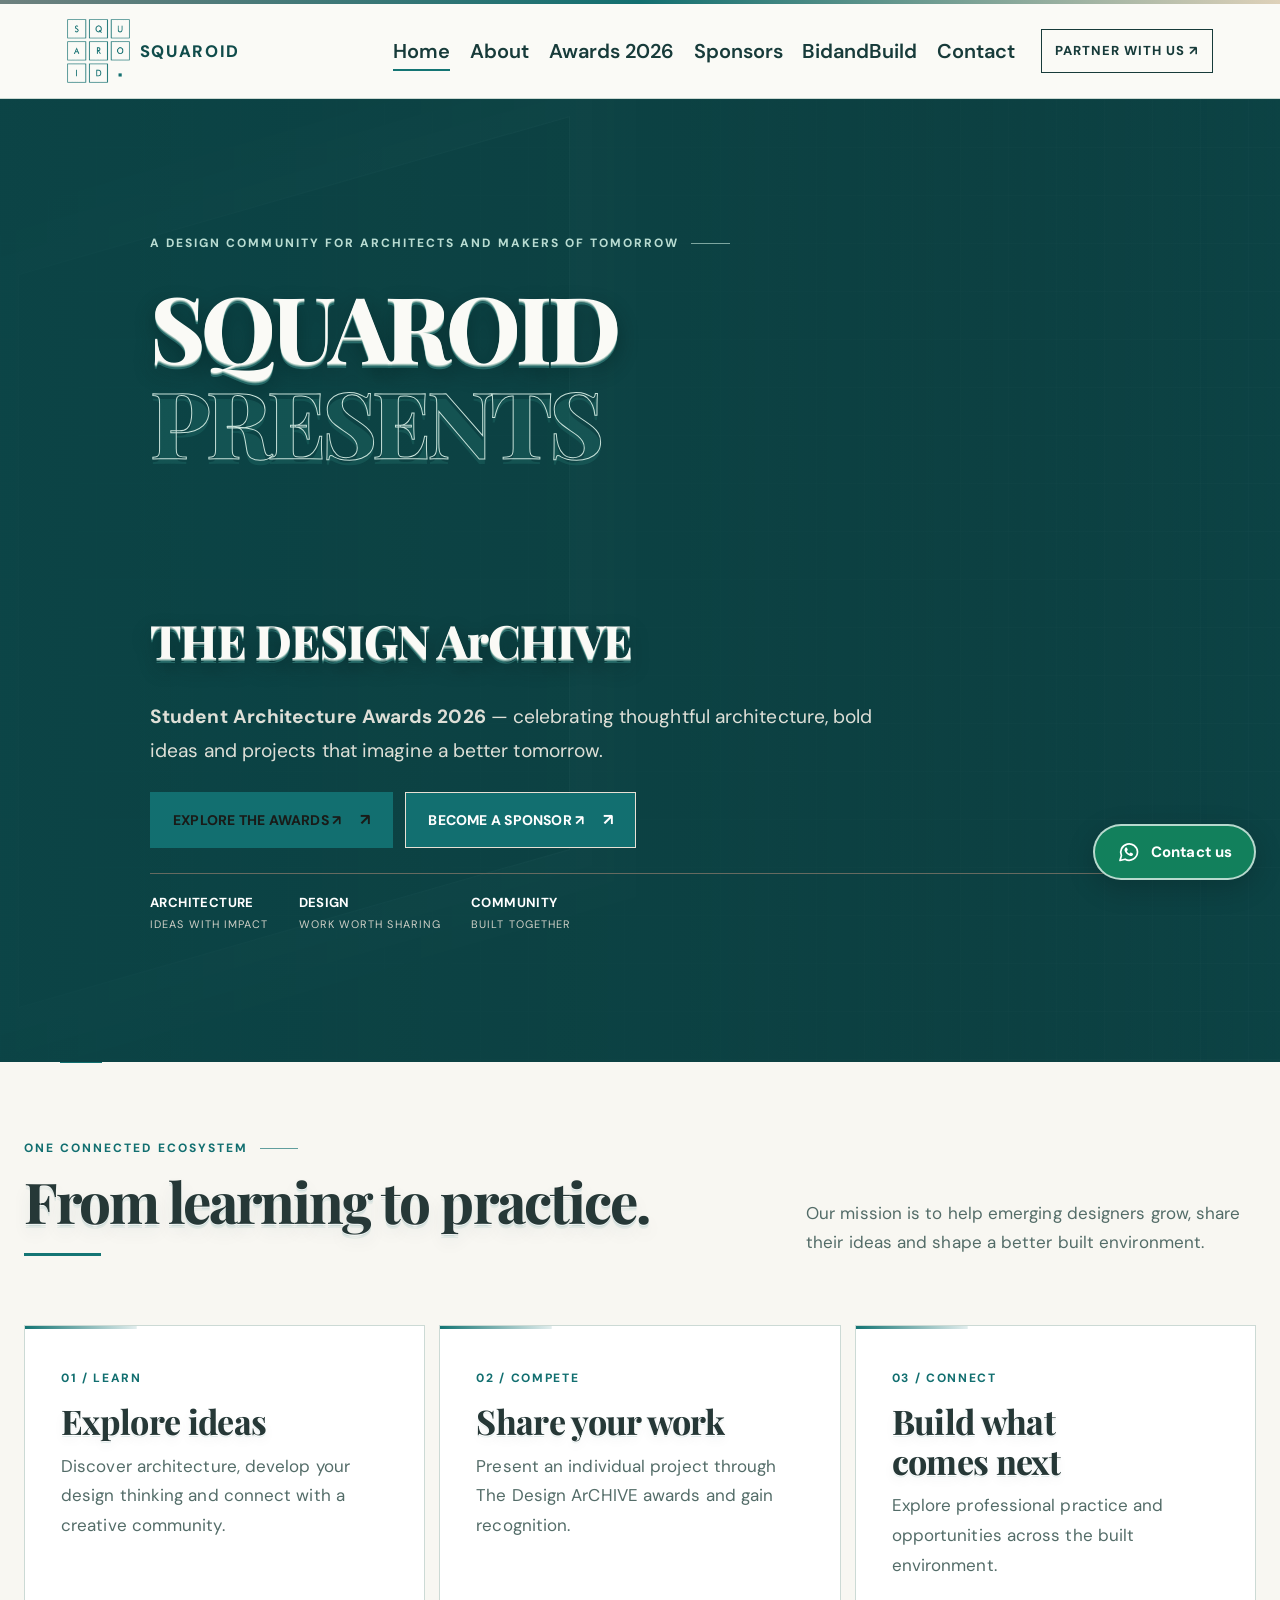
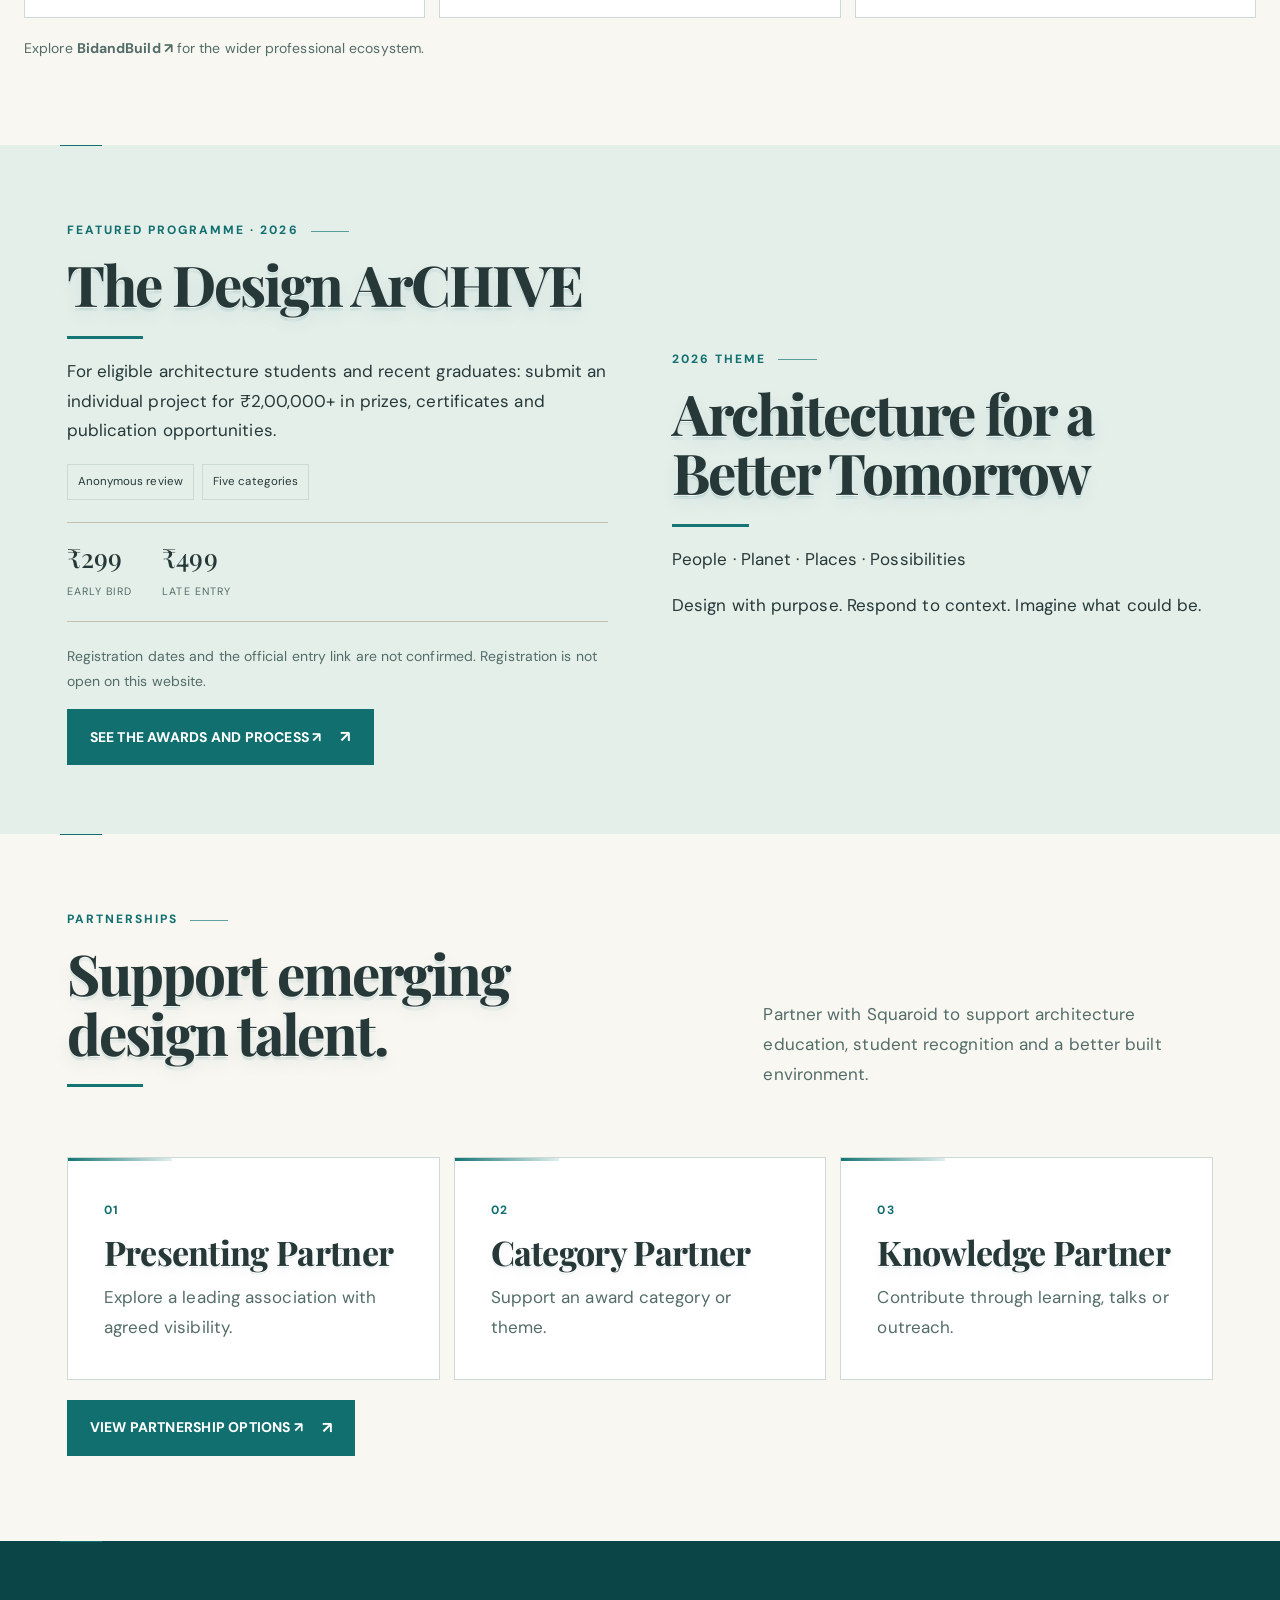
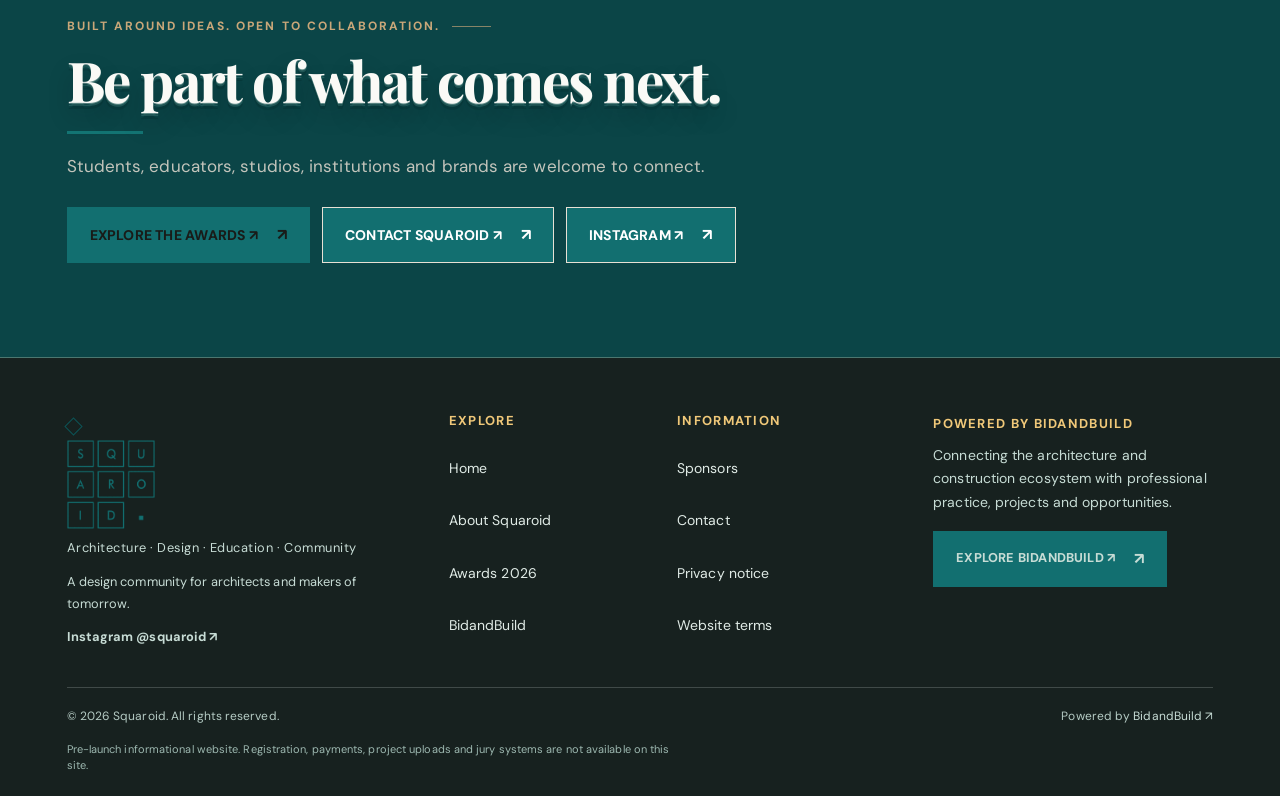
<file: index.html>
<!doctype html>
<html lang="en-IN"><head><meta charset="utf-8"/><meta content="width=device-width,initial-scale=1" name="viewport"/><meta content="#F8F7F2" name="theme-color"/><meta content="Squaroid connects architecture, design, education and emerging talent. Discover The Design ArCHIVE Student Architecture Awards 2026 and explore sponsorship partnerships." name="description"/><meta content="index,follow,max-image-preview:large" name="robots"/><meta content="Squaroid, architecture competition India, student architecture awards 2026, architecture design community, architecture sponsorship, architecture students, design education, sustainable architecture" name="keywords"/><meta content="website" property="og:type"/><meta content="Squaroid" property="og:site_name"/><meta content="Squaroid | Architecture, Design &amp; Student Architecture Awards 2026" property="og:title"/><meta content="Discover Squaroid, a design community for architecture students and emerging designers, and The Design ArCHIVE Student Architecture Awards 2026. Explore sponsorship opportunities." property="og:description"/><meta content="https://images.unsplash.com/photo-1511818966892-d7d671e672a2?auto=format&amp;fit=crop&amp;w=1200&amp;q=85" property="og:image"/><meta content="summary_large_image" name="twitter:card"/><meta content="Squaroid | Architecture, Design &amp; Student Architecture Awards 2026" name="twitter:title"/><meta content="Discover Squaroid, a design community for architecture students and emerging designers, and The Design ArCHIVE Student Architecture Awards 2026. Explore sponsorship opportunities." name="twitter:description"/><title>Squaroid | Architecture, Design Community &amp; Sponsorship Partnerships</title><link href="https://fonts.googleapis.com" rel="preconnect"/><link crossorigin="" href="https://fonts.gstatic.com" rel="preconnect"/><link href="https://fonts.googleapis.com/css2?family=DM+Sans:wght@400;500;600;700&amp;family=Playfair+Display:wght@400;500;600;700&amp;display=swap" rel="stylesheet"/><link href="assets/squaroid-favicon.png" rel="icon" type="image/png"/><link href="assets/site.css?v=squaroid-compact-20261015" rel="stylesheet"/><script type="application/ld+json">{"@context":"https://schema.org","@type":"Organization","name":"Squaroid","description":"A design community for architecture, design, education and community.","url":"https://www.squaroid.in/","logo":"https://www.squaroid.in/assets/squaroid-official-logo-teal.png","sameAs":[]}</script><link rel="canonical" href="https://www.squaroid.in/"/><meta property="og:url" content="https://www.squaroid.in/"/></head><body><div class="topline"></div><header class="site-header" id="header"><div class="wrap nav" id="nav"><a aria-label="Squaroid home" class="brand squaroid-logo-link" href="index.html"><img alt="Squaroid logo: teal letters in architectural grid boxes" src="assets/squaroid-official-logo-teal.png"/><span class="brand-wordmark">SQUAROID</span></a><nav aria-label="Main navigation" class="nav-links"><a aria-current="page" href="index.html">Home</a><a href="about.html">About</a><a href="competition.html">Awards 2026</a><a href="sponsorship.html">Sponsors</a><a href="bidandbuild.html">BidandBuild</a><a href="contact.html">Contact</a></nav><a class="nav-cta" href="sponsorship.html">Partner with us ↗</a><button aria-expanded="false" aria-label="Open navigation" class="menu" id="menu">☰</button></div></header><main>
<section class="hero"><div aria-hidden="true" class="hero-bg"></div><div class="wrap hero-content"><div class="eyebrow">A design community for architects and makers of tomorrow</div><h1>SQUAROID<br/><span class="outline">PRESENTS</span><br/><span style="font-size:.49em;letter-spacing:-.025em">THE DESIGN ArCHIVE</span></h1><p><strong>Student Architecture Awards 2026</strong> — celebrating thoughtful architecture, bold ideas and projects that imagine a better tomorrow.</p><div class="actions"><a class="btn gold" href="competition.html">Explore the awards ↗</a><a class="btn light" href="sponsorship.html">Become a sponsor ↗</a></div><div class="hero-meta"><div><strong>Architecture</strong>Ideas with impact</div><div><strong>Design</strong>Work worth sharing</div><div><strong>Community</strong>Built together</div></div></div></section>
<section class="section community-platform-merged" id="community-platform"><div class="wrap"><div class="section-head"><div><div class="eyebrow">One connected ecosystem</div><h2>From learning to practice.</h2></div><p>Our mission is to help emerging designers grow, share their ideas and shape a better built environment.</p></div><div class="grid-3"><article class="tile"><span class="num">01 / LEARN</span><h3>Explore ideas</h3><p>Discover architecture, develop your design thinking and connect with a creative community.</p></article><article class="tile"><span class="num">02 / COMPETE</span><h3>Share your work</h3><p>Present an individual project through The Design ArCHIVE awards and gain recognition.</p></article><article class="tile"><span class="num">03 / CONNECT</span><h3>Build what comes next</h3><p>Explore professional practice and opportunities across the built environment.</p></article></div><p class="small muted" style="margin-top:18px">Explore <a href="https://www.bidandbuild.in/?utm_source=squaroid&amp;utm_medium=website&amp;utm_campaign=journey_section" rel="noopener noreferrer" target="_blank"><strong>BidandBuild ↗</strong></a> for the wider professional ecosystem.</p></div></section>
<section class="section sponsor-focus"><div class="wrap two-col"><div><div class="eyebrow">Featured programme · 2026</div><h2>The Design ArCHIVE</h2><p class="intro-copy">For eligible architecture students and recent graduates: submit an individual project for ₹2,00,000+ in prizes, certificates and publication opportunities.</p><div class="tag-row"><span class="tag">Anonymous review</span><span class="tag">Five categories</span></div><div class="fees"><div><strong>₹299</strong><span>Early Bird</span></div><div><strong>₹499</strong><span>Late Entry</span></div></div><p class="small muted">Registration dates and the official entry link are not confirmed. Registration is not open on this website.</p><a class="btn" href="competition.html">See the awards and process ↗</a></div><div><div class="eyebrow">2026 theme</div><h2>Architecture for a Better Tomorrow</h2><p class="quote">People · Planet · Places · Possibilities</p><p>Design with purpose. Respond to context. Imagine what could be.</p></div></div></section>
<section class="section"><div class="wrap"><div class="section-head"><div><div class="eyebrow">Partnerships</div><h2>Support emerging design talent.</h2></div><p>Partner with Squaroid to support architecture education, student recognition and a better built environment.</p></div><div class="grid-3"><article class="tile"><span class="num">01</span><h3>Presenting Partner</h3><p>Explore a leading association with agreed visibility.</p></article><article class="tile"><span class="num">02</span><h3>Category Partner</h3><p>Support an award category or theme.</p></article><article class="tile"><span class="num">03</span><h3>Knowledge Partner</h3><p>Contribute through learning, talks or outreach.</p></article></div><p style="margin-top:20px"><a class="btn" href="sponsorship.html">View partnership options ↗</a></p></div></section>
<section class="section dark"><div class="wrap final-inner"><div><div class="eyebrow">Built around ideas. Open to collaboration.</div><h2>Be part of what comes next.</h2><p>Students, educators, studios, institutions and brands are welcome to connect.</p><div class="actions"><a class="btn gold" href="competition.html">Explore the awards ↗</a><a class="btn light" href="contact.html">Contact Squaroid ↗</a><a class="btn light" href="https://www.instagram.com/squaroid/" rel="noopener noreferrer" target="_blank">Instagram ↗</a></div></div></div></section>
</main><footer class="site-footer"><div class="wrap"><div class="footer-grid">
<div class="footer-intro"><a aria-label="Squaroid home" class="brand squaroid-footer-logo" href="index.html"><img alt="Squaroid logo" src="assets/squaroid-official-logo-teal.png"/></a><p class="footer-tagline">Architecture · Design · Education · Community</p><p>A design community for architects and makers of tomorrow.</p><a class="footer-social" href="https://www.instagram.com/squaroid/" rel="noopener noreferrer" target="_blank">Instagram @squaroid ↗</a></div>
<div class="footer-links"><strong>Explore</strong><a href="index.html">Home</a><a href="about.html">About Squaroid</a><a href="competition.html">Awards 2026</a><a href="bidandbuild.html">BidandBuild</a></div>
<div class="footer-links"><strong>Information</strong><a href="sponsorship.html">Sponsors</a><a href="contact.html">Contact</a><a href="privacy.html">Privacy notice</a><a href="terms.html">Website terms</a></div>
<div class="footer-partner"><strong>Powered by BidandBuild</strong><p>Connecting the architecture and construction ecosystem with professional practice, projects and opportunities.</p><a class="btn btn-small" href="https://www.bidandbuild.in/?utm_source=squaroid&amp;utm_medium=website&amp;utm_campaign=brand_footer" rel="noopener noreferrer" target="_blank">Explore BidandBuild ↗</a></div>
</div><div class="footer-bottom"><span>© 2026 Squaroid. All rights reserved.</span><span>Powered by <a href="https://www.bidandbuild.in/?utm_source=squaroid&amp;utm_medium=website&amp;utm_campaign=brand_footer" rel="noopener noreferrer" target="_blank">BidandBuild ↗</a></span></div><p class="footer-note">Pre-launch informational website. Registration, payments, project uploads and jury systems are not available on this site.</p></div></footer><script src="assets/site.js"></script><a aria-label="Contact Squaroid on WhatsApp" class="whatsapp-float" href="https://wa.me/917587566122?text=Hello%20Squaroid%2C%20I%20would%20like%20to%20know%20more%20about%20the%20Design%20ArCHIVE%20Awards%20and%20partnership%20opportunities." rel="noopener noreferrer" target="_blank"><svg aria-hidden="true" class="whatsapp-symbol" focusable="false" viewbox="0 0 24 24"><path d="M20.5 11.8a8.4 8.4 0 0 1-12.4 7.4L3 20.5l1.4-4.9a8.4 8.4 0 1 1 16.1-3.8Z" fill="none" stroke="currentColor" stroke-linejoin="round" stroke-width="1.7"></path><path d="M8.2 7.9c.2-.5.4-.5.7-.5h.5c.2 0 .4.1.5.4l.8 1.8c.1.2.1.4-.1.6l-.6.7c-.2.2-.2.4-.1.6.5.9 1.2 1.6 2.1 2.1.2.1.4.1.6-.1l.7-.8c.2-.2.4-.2.6-.1l1.8.8c.3.1.4.3.4.5 0 .4-.2 1.1-.7 1.5-.5.4-1.1.6-1.8.5-1-.1-2.3-.7-3.7-1.9-1.2-1-2.1-2.4-2.3-3.5-.2-.9.1-1.8.6-2.3Z" fill="currentColor"></path></svg><span class="whatsapp-label">Contact us</span></a>
</body></html>
</file>
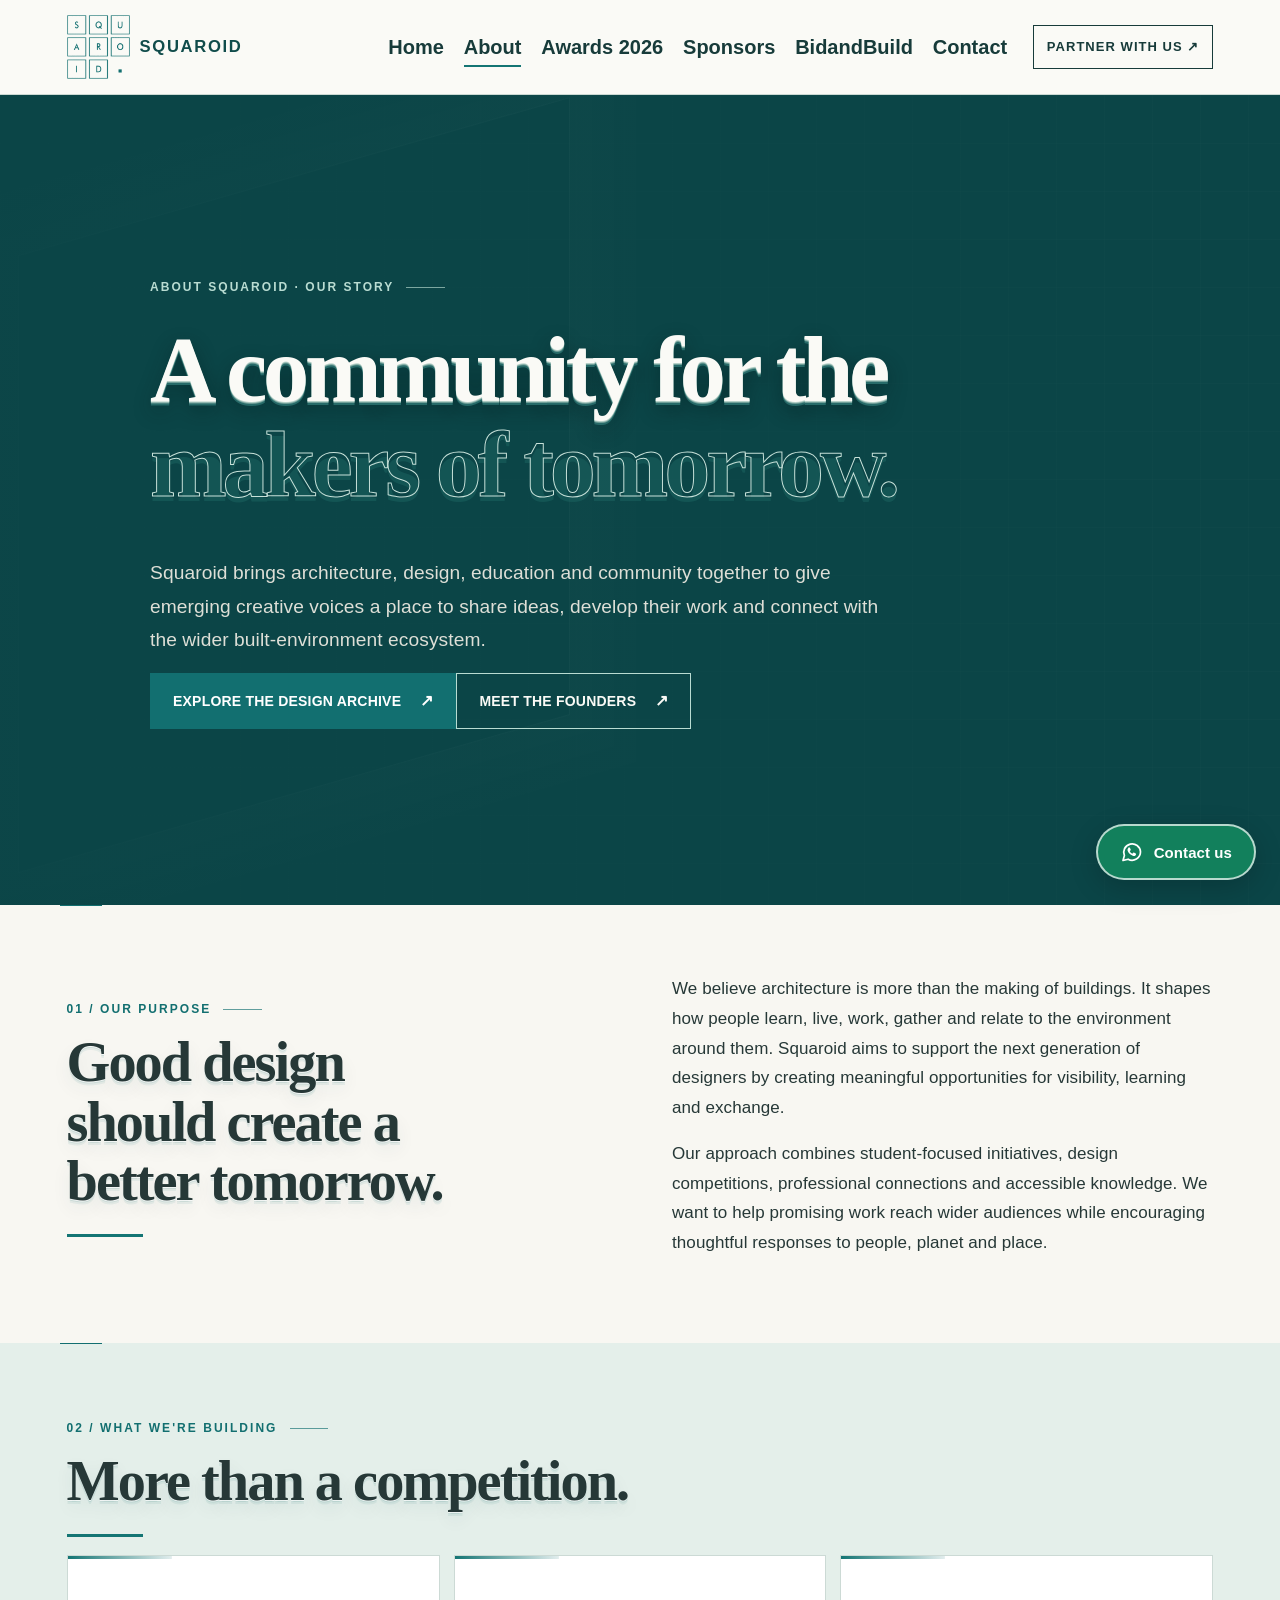
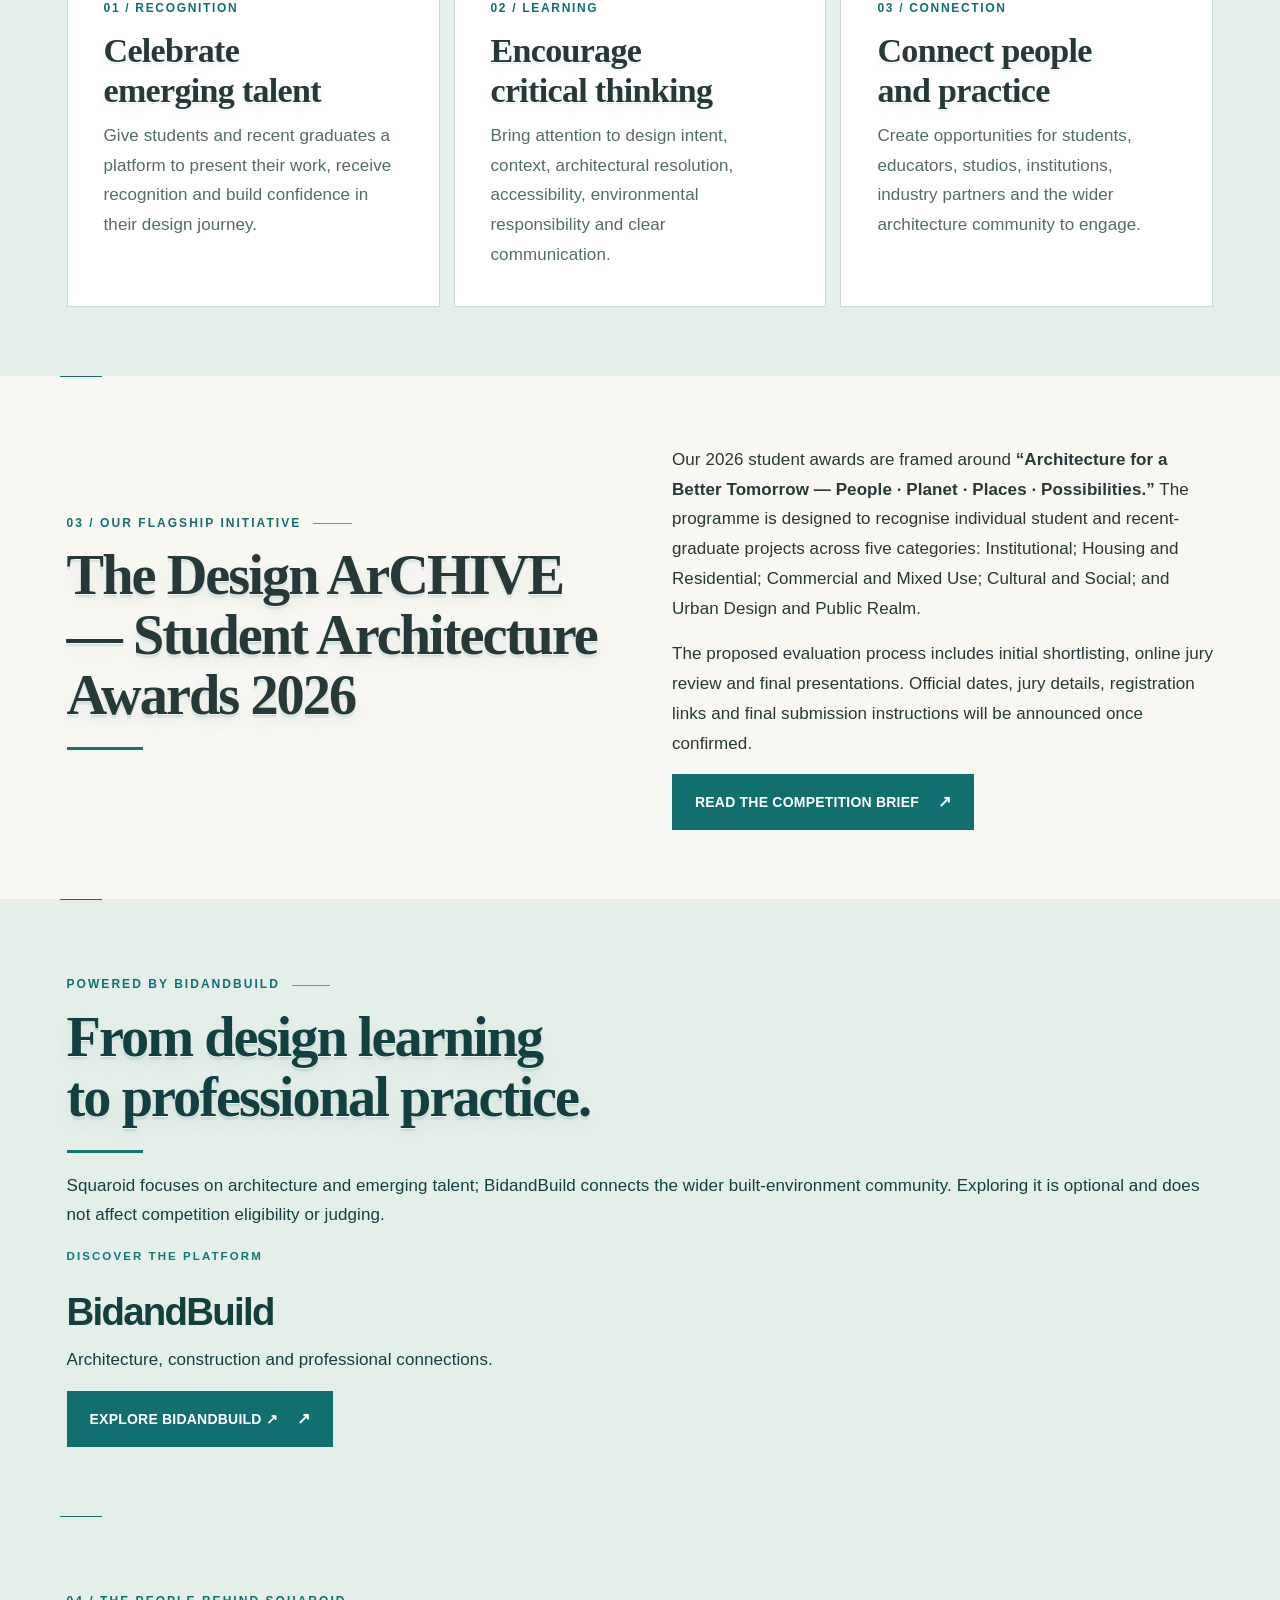
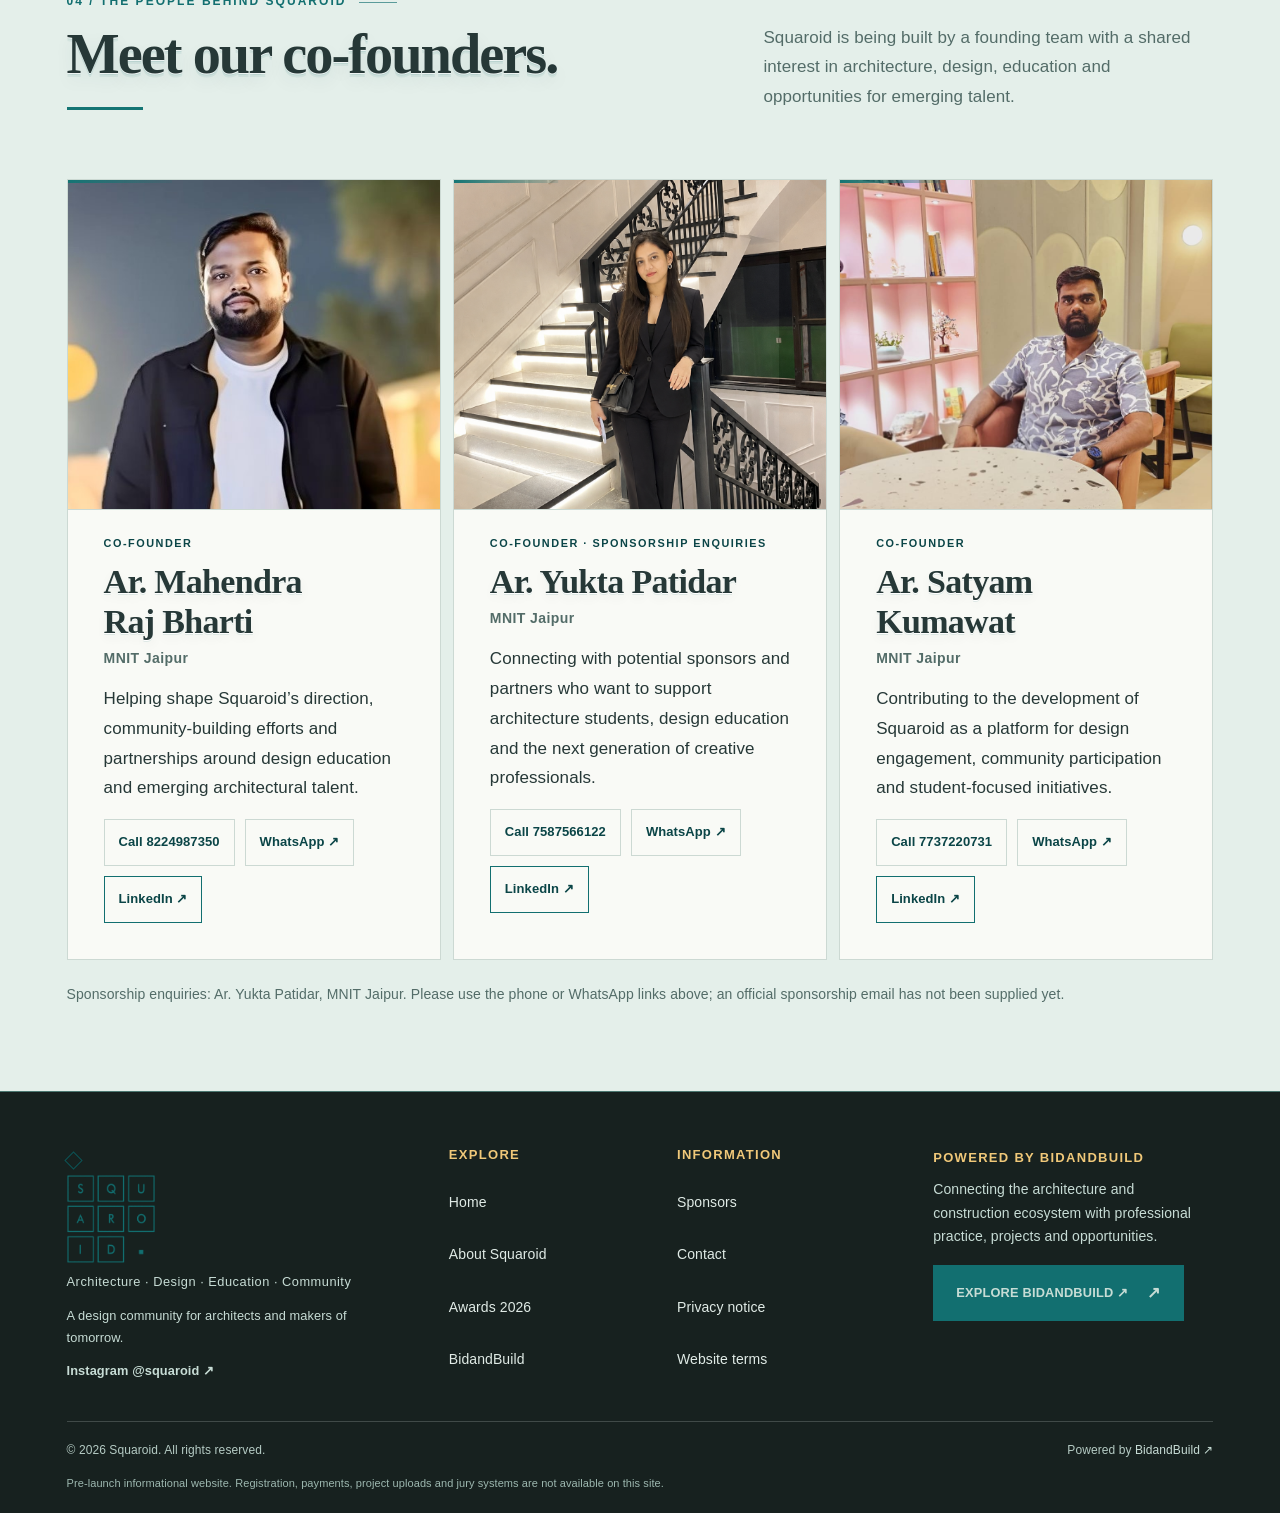
<file: about.html>
<!doctype html>
<html lang="en">
<head>
<meta charset="utf-8"/><meta content="width=device-width,initial-scale=1" name="viewport"/>
<title>About Squaroid | Founding Team, Mission &amp; Community</title>
<meta content="Meet the founding team of Squaroid and discover our mission to connect architecture, design, education and emerging talent through competitions and community." name="description"/>
<meta content="about Squaroid, architecture community India, architecture student awards, design education, architecture competition India, Squaroid founders" name="keywords"/>
<meta content="About Squaroid — Architecture, Design and Community" property="og:title"/>
<meta content="A design community for architects and makers of tomorrow." property="og:description"/>
<link href="assets/squaroid-favicon.png" rel="icon" type="image/png"/><link href="assets/site.css?v=squaroid-compact-20261015" rel="stylesheet"/>
<meta content="Squaroid" property="og:site_name"/><meta content="website" property="og:type"/><meta content="index,follow,max-image-preview:large" name="robots"/><meta content="https://www.squaroid.in/assets/squaroid-official-logo-teal.png" property="og:image"/><meta content="summary_large_image" name="twitter:card"/><meta content="#F8F7F2" name="theme-color"/><link rel="canonical" href="https://www.squaroid.in/about.html"/><meta property="og:url" content="https://www.squaroid.in/about.html"/></head>
<body>
<header class="site-header" id="header"><div class="wrap nav" id="nav"><a aria-label="Squaroid home" class="brand squaroid-logo-link" href="index.html"><img alt="Squaroid logo: teal letters in architectural grid boxes" src="assets/squaroid-official-logo-teal.png"/><span class="brand-wordmark">SQUAROID</span></a><nav aria-label="Main navigation" class="nav-links"><a href="index.html">Home</a><a aria-current="page" href="about.html">About</a><a href="competition.html">Awards 2026</a><a href="sponsorship.html">Sponsors</a><a href="bidandbuild.html">BidandBuild</a><a href="contact.html">Contact</a></nav><a class="nav-cta" href="sponsorship.html">Partner with us ↗</a><button aria-expanded="false" aria-label="Open navigation" class="menu" id="menu">☰</button></div></header>
<main>
<section class="hero"><div class="wrap hero-content">
<div class="eyebrow">ABOUT SQUAROID · OUR STORY</div>
<h1>A community for the <span class="outline">makers of tomorrow.</span></h1>
<p>Squaroid brings architecture, design, education and community together to give emerging creative voices a place to share ideas, develop their work and connect with the wider built-environment ecosystem.</p>
<div class="hero-actions"><a class="btn" href="competition.html">Explore The Design ArCHIVE</a><a class="btn btn-secondary" href="#founding-team">Meet the Founders</a></div>
</div></section>
<section class="section"><div class="wrap two-col">
<div><div class="eyebrow">01 / Our purpose</div><h2>Good design should create a better tomorrow.</h2></div>
<div><p>We believe architecture is more than the making of buildings. It shapes how people learn, live, work, gather and relate to the environment around them. Squaroid aims to support the next generation of designers by creating meaningful opportunities for visibility, learning and exchange.</p><p>Our approach combines student-focused initiatives, design competitions, professional connections and accessible knowledge. We want to help promising work reach wider audiences while encouraging thoughtful responses to people, planet and place.</p></div>
</div></section>
<section class="section sponsor-focus"><div class="wrap"><div class="eyebrow">02 / What we're building</div><h2>More than a competition.</h2><div class="grid-3">
<article class="tile"><span class="num">01 / RECOGNITION</span><h3>Celebrate emerging talent</h3><p>Give students and recent graduates a platform to present their work, receive recognition and build confidence in their design journey.</p></article>
<article class="tile"><span class="num">02 / LEARNING</span><h3>Encourage critical thinking</h3><p>Bring attention to design intent, context, architectural resolution, accessibility, environmental responsibility and clear communication.</p></article>
<article class="tile"><span class="num">03 / CONNECTION</span><h3>Connect people and practice</h3><p>Create opportunities for students, educators, studios, institutions, industry partners and the wider architecture community to engage.</p></article>
</div></div></section>
<section class="section"><div class="wrap two-col">
<div><div class="eyebrow">03 / Our flagship initiative</div><h2>The Design ArCHIVE — Student Architecture Awards 2026</h2></div>
<div><p>Our 2026 student awards are framed around <strong>“Architecture for a Better Tomorrow — People · Planet · Places · Possibilities.”</strong> The programme is designed to recognise individual student and recent-graduate projects across five categories: Institutional; Housing and Residential; Commercial and Mixed Use; Cultural and Social; and Urban Design and Public Realm.</p><p>The proposed evaluation process includes initial shortlisting, online jury review and final presentations. Official dates, jury details, registration links and final submission instructions will be announced once confirmed.</p><a class="btn" href="competition.html">Read the Competition Brief</a></div>
</div></section>
<section class="section bnb-platform" id="bidandbuild-connection"><div class="wrap bnb-platform-inner"><div><div class="eyebrow">Powered by BidandBuild</div><h2>From design learning to professional practice.</h2><p>Squaroid focuses on architecture and emerging talent; BidandBuild connects the wider built-environment community. Exploring it is optional and does not affect competition eligibility or judging.</p></div><div class="bnb-card"><span class="bnb-kicker">DISCOVER THE PLATFORM</span><div class="bnb-wordmark">BidandBuild</div><p>Architecture, construction and professional connections.</p><a class="btn" href="https://www.bidandbuild.in/?utm_source=squaroid&amp;utm_medium=website&amp;utm_campaign=brand_awareness" rel="noopener noreferrer" target="_blank">Explore BidandBuild ↗</a></div></div></section>
<section class="section sponsor-focus" id="founding-team"><div class="wrap">
<div class="section-head"><div><div class="eyebrow">04 / The people behind Squaroid</div><h2>Meet our co-founders.</h2></div><p>Squaroid is being built by a founding team with a shared interest in architecture, design, education and opportunities for emerging talent.</p></div>
<div class="team-grid"><article class="contact-card team-card">
<img alt="Ar. Mahendra Raj Bharti, Squaroid co-founder" class="founder-photo" decoding="async" loading="lazy" src="assets/founder-mahendra-original.jpg"/>
<div class="person-role">Co-founder</div>
<h3>Ar. Mahendra Raj Bharti</h3>
<p class="affiliation">MNIT Jaipur</p>
<p>Helping shape Squaroid’s direction, community-building efforts and partnerships around design education and emerging architectural talent.</p>
<div class="contact-actions">
<a href="tel:+918224987350">Call 8224987350</a>
<a href="https://wa.me/918224987350" rel="noopener noreferrer" target="_blank">WhatsApp ↗</a>
<a aria-label="View Ar. Mahendra Raj Bharti on LinkedIn" href="https://www.linkedin.com/in/mahendrarajbharti/" rel="noopener noreferrer" target="_blank">LinkedIn ↗</a>
</div>
</article>
<article class="contact-card team-card">
<img alt="Ar. Yukta Patidar, Squaroid co-founder and sponsorship contact" class="founder-photo" decoding="async" loading="lazy" src="assets/founder-yukta-original.png"/>
<div class="person-role">Co-founder · Sponsorship Enquiries</div>
<h3>Ar. Yukta Patidar</h3>
<p class="affiliation">MNIT Jaipur</p>
<p>Connecting with potential sponsors and partners who want to support architecture students, design education and the next generation of creative professionals.</p>
<div class="contact-actions">
<a href="tel:+917587566122">Call 7587566122</a>
<a href="https://wa.me/917587566122" rel="noopener noreferrer" target="_blank">WhatsApp ↗</a>
<a aria-label="View Ar. Yukta Patidar on LinkedIn" href="https://www.linkedin.com/in/yukta-patidar" rel="noopener noreferrer" target="_blank">LinkedIn ↗</a>
</div>
</article>
<article class="contact-card team-card">
<img alt="Ar. Satyam Kumawat, Squaroid co-founder" class="founder-photo" decoding="async" loading="lazy" src="assets/founder-satyam-original.jpeg"/>
<div class="person-role">Co-founder</div>
<h3>Ar. Satyam Kumawat</h3>
<p class="affiliation">MNIT Jaipur</p>
<p>Contributing to the development of Squaroid as a platform for design engagement, community participation and student-focused initiatives.</p>
<div class="contact-actions">
<a href="tel:+917737220731">Call 7737220731</a>
<a href="https://wa.me/917737220731" rel="noopener noreferrer" target="_blank">WhatsApp ↗</a>
<a aria-label="View Ar. Satyam Kumawat on LinkedIn" href="https://www.linkedin.com/in/satyam-kumawat-3a5572195?utm_source=share_via&amp;utm_content=profile&amp;utm_medium=member_android" rel="noopener noreferrer" target="_blank">LinkedIn ↗</a>
</div>
</article></div>
<p class="small muted" style="margin-top:22px">Sponsorship enquiries: Ar. Yukta Patidar, MNIT Jaipur. Please use the phone or WhatsApp links above; an official sponsorship email has not been supplied yet.</p>
</div></section>

</main>
<footer class="site-footer"><div class="wrap"><div class="footer-grid">
<div class="footer-intro"><a aria-label="Squaroid home" class="brand squaroid-footer-logo" href="index.html"><img alt="Squaroid logo" src="assets/squaroid-official-logo-teal.png"/></a><p class="footer-tagline">Architecture · Design · Education · Community</p><p>A design community for architects and makers of tomorrow.</p><a class="footer-social" href="https://www.instagram.com/squaroid/" rel="noopener noreferrer" target="_blank">Instagram @squaroid ↗</a></div>
<div class="footer-links"><strong>Explore</strong><a href="index.html">Home</a><a href="about.html">About Squaroid</a><a href="competition.html">Awards 2026</a><a href="bidandbuild.html">BidandBuild</a></div>
<div class="footer-links"><strong>Information</strong><a href="sponsorship.html">Sponsors</a><a href="contact.html">Contact</a><a href="privacy.html">Privacy notice</a><a href="terms.html">Website terms</a></div>
<div class="footer-partner"><strong>Powered by BidandBuild</strong><p>Connecting the architecture and construction ecosystem with professional practice, projects and opportunities.</p><a class="btn btn-small" href="https://www.bidandbuild.in/?utm_source=squaroid&amp;utm_medium=website&amp;utm_campaign=brand_footer" rel="noopener noreferrer" target="_blank">Explore BidandBuild ↗</a></div>
</div><div class="footer-bottom"><span>© 2026 Squaroid. All rights reserved.</span><span>Powered by <a href="https://www.bidandbuild.in/?utm_source=squaroid&amp;utm_medium=website&amp;utm_campaign=brand_footer" rel="noopener noreferrer" target="_blank">BidandBuild ↗</a></span></div><p class="footer-note">Pre-launch informational website. Registration, payments, project uploads and jury systems are not available on this site.</p></div></footer>
<script defer="" src="assets/site.js"></script>
<a aria-label="Contact Squaroid on WhatsApp" class="whatsapp-float" href="https://wa.me/917587566122?text=Hello%20Squaroid%2C%20I%20would%20like%20to%20know%20more%20about%20the%20Design%20ArCHIVE%20Awards%20and%20partnership%20opportunities." rel="noopener noreferrer" target="_blank"><svg aria-hidden="true" class="whatsapp-symbol" focusable="false" viewbox="0 0 24 24"><path d="M20.5 11.8a8.4 8.4 0 0 1-12.4 7.4L3 20.5l1.4-4.9a8.4 8.4 0 1 1 16.1-3.8Z" fill="none" stroke="currentColor" stroke-linejoin="round" stroke-width="1.7"></path><path d="M8.2 7.9c.2-.5.4-.5.7-.5h.5c.2 0 .4.1.5.4l.8 1.8c.1.2.1.4-.1.6l-.6.7c-.2.2-.2.4-.1.6.5.9 1.2 1.6 2.1 2.1.2.1.4.1.6-.1l.7-.8c.2-.2.4-.2.6-.1l1.8.8c.3.1.4.3.4.5 0 .4-.2 1.1-.7 1.5-.5.4-1.1.6-1.8.5-1-.1-2.3-.7-3.7-1.9-1.2-1-2.1-2.4-2.3-3.5-.2-.9.1-1.8.6-2.3Z" fill="currentColor"></path></svg><span class="whatsapp-label">Contact us</span></a>
</body></html>
</file>
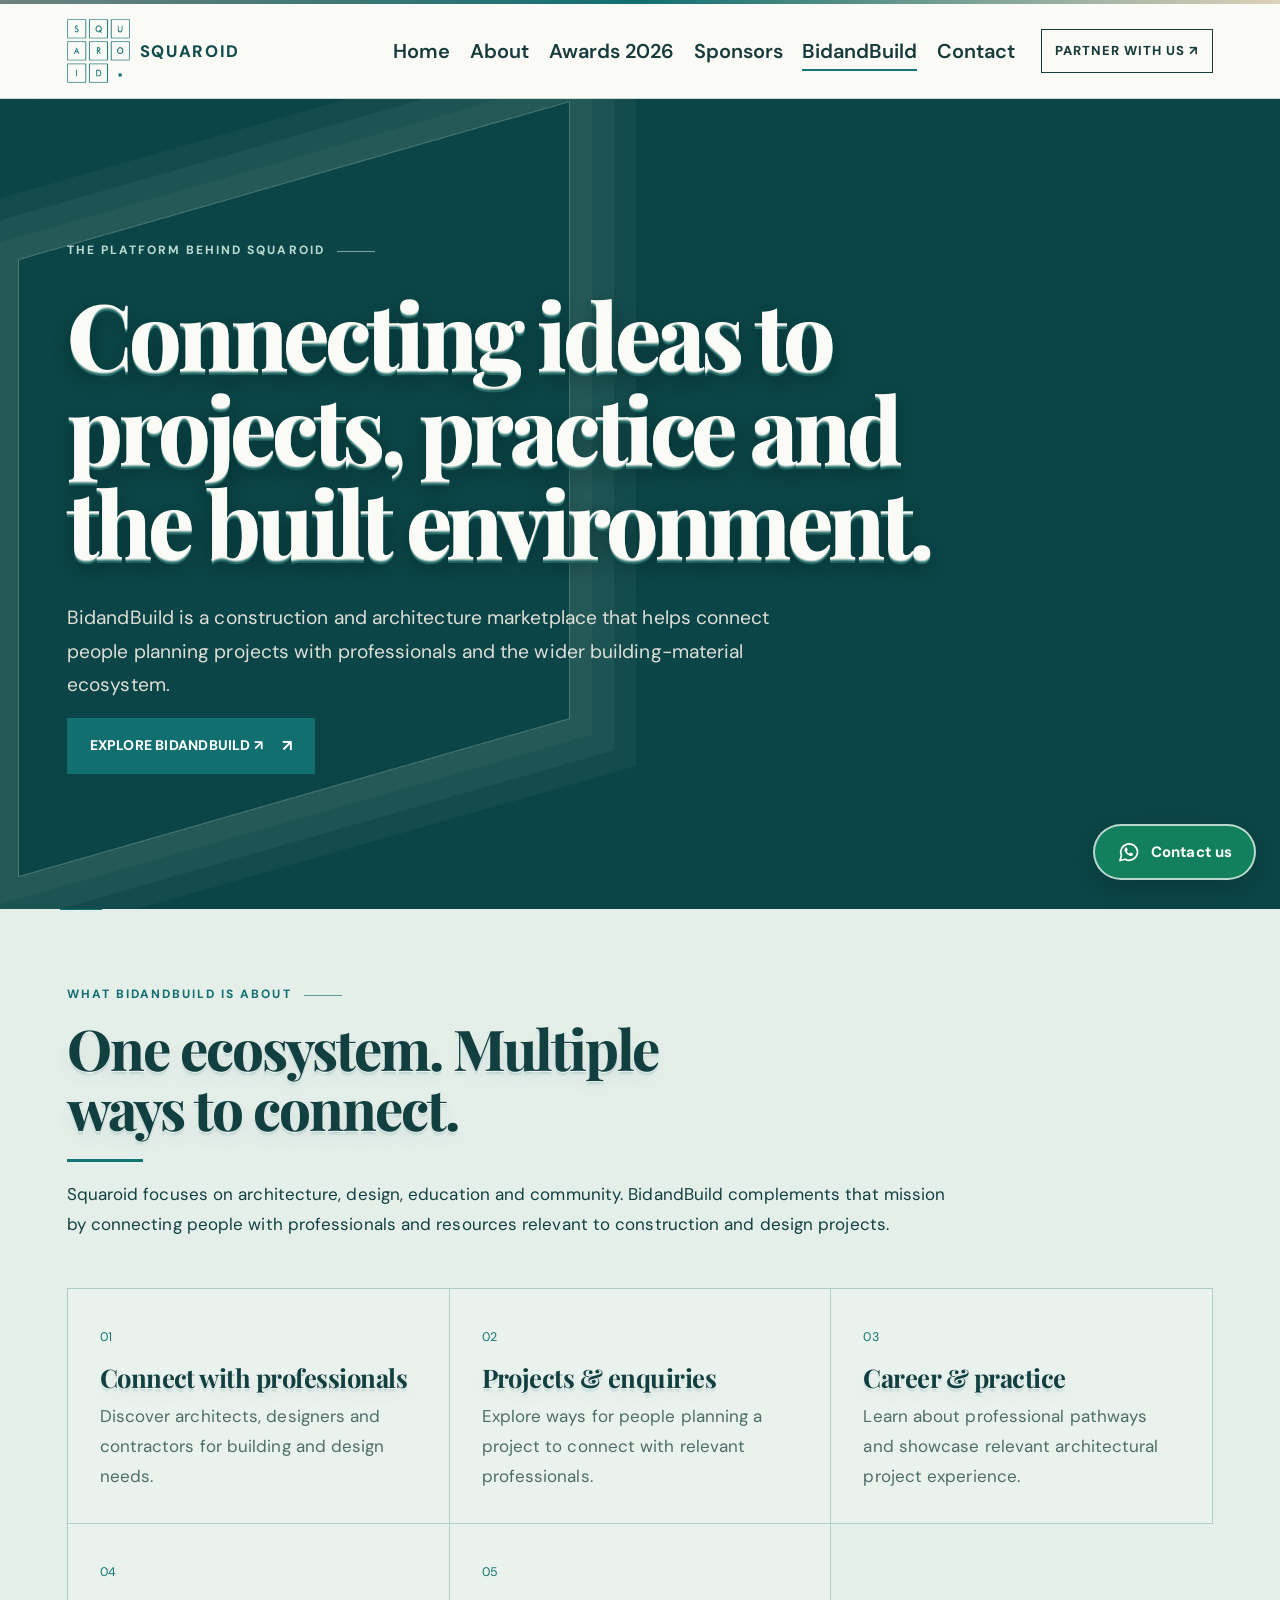
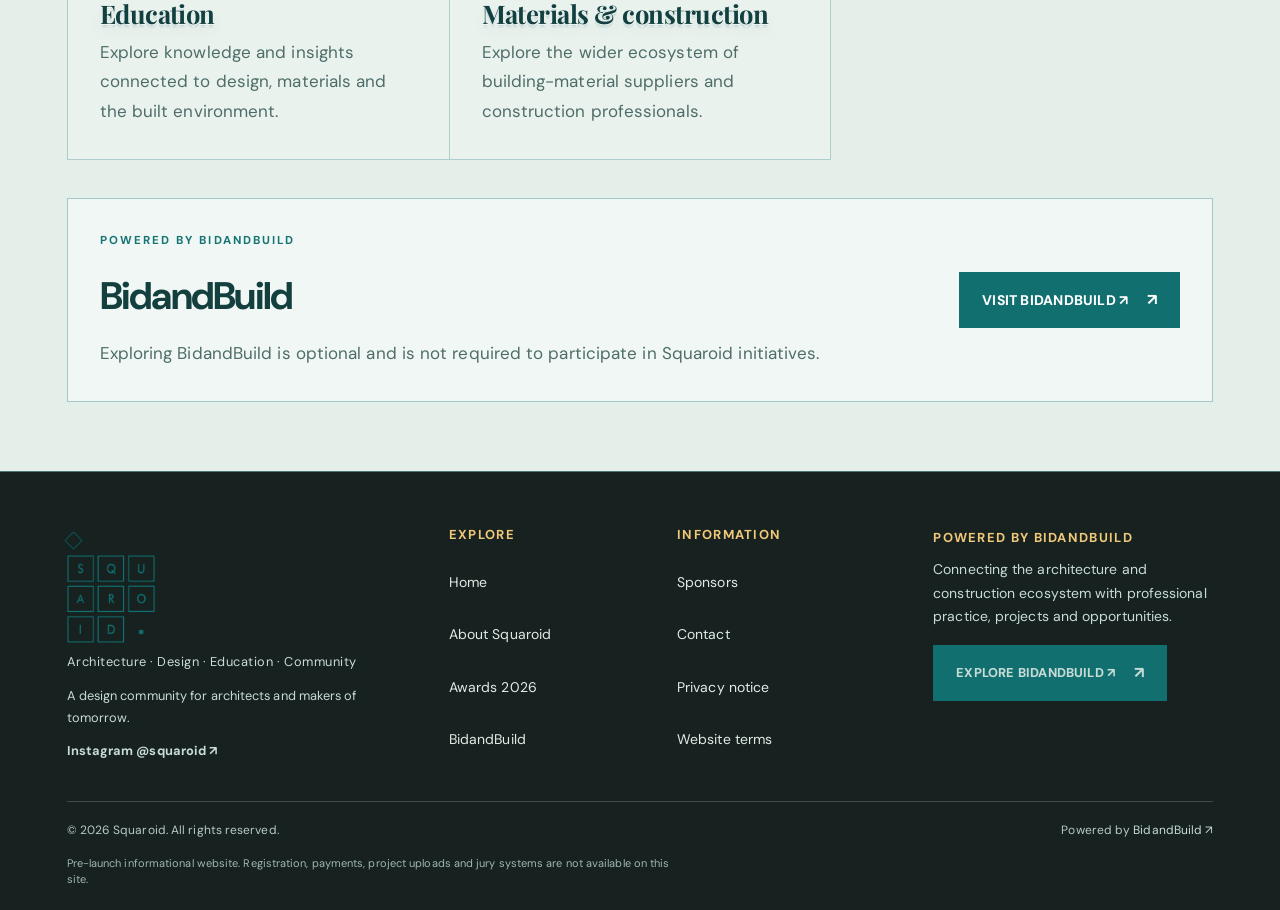
<file: bidandbuild.html>
<!doctype html>
<html lang="en-IN">
<head>
<meta charset="utf-8"/><meta content="width=device-width, initial-scale=1" name="viewport"/>
<meta content="#F8F7F2" name="theme-color"/>
<meta content="Discover BidandBuild, a construction and architecture marketplace connecting homeowners, architects, designers, contractors and building-material suppliers." name="description"/>
<meta content="index,follow,max-image-preview:large" name="robots"/>
<title>BidandBuild | Architecture &amp; Construction Marketplace — Squaroid</title>
<link href="https://fonts.googleapis.com" rel="preconnect"/><link crossorigin="" href="https://fonts.gstatic.com" rel="preconnect"/>
<link href="https://fonts.googleapis.com/css2?family=DM+Sans:wght@400;500;600;700&amp;family=Playfair+Display:wght@400;500;600;700&amp;display=swap" rel="stylesheet"/>
<link href="assets/squaroid-favicon.png" rel="icon" type="image/png"/><link href="assets/site.css?v=squaroid-compact-20261015" rel="stylesheet"/>
<meta content="Squaroid" property="og:site_name"/><meta content="website" property="og:type"/><meta content="https://www.squaroid.in/assets/squaroid-official-logo-teal.png" property="og:image"/><meta content="summary_large_image" name="twitter:card"/><link rel="canonical" href="https://www.squaroid.in/bidandbuild.html"/><meta property="og:url" content="https://www.squaroid.in/bidandbuild.html"/></head>
<body><div class="topline"></div>
<header class="site-header" id="header"><div class="wrap nav" id="nav"><a aria-label="Squaroid home" class="brand squaroid-logo-link" href="index.html"><img alt="Squaroid logo: teal letters in architectural grid boxes" src="assets/squaroid-official-logo-teal.png"/><span class="brand-wordmark">SQUAROID</span></a><nav aria-label="Main navigation" class="nav-links"><a href="index.html">Home</a><a href="about.html">About</a><a href="competition.html">Awards 2026</a><a href="sponsorship.html">Sponsors</a><a aria-current="page" href="bidandbuild.html">BidandBuild</a><a href="contact.html">Contact</a></nav><a class="nav-cta" href="sponsorship.html">Partner with us ↗</a><button aria-expanded="false" aria-label="Open navigation" class="menu" id="menu">☰</button></div></header>
<main>
<section class="hero section"><div class="wrap"><div class="eyebrow">The platform behind Squaroid</div><h1>Connecting ideas to projects, practice and the built environment.</h1><p class="intro-copy">BidandBuild is a construction and architecture marketplace that helps connect people planning projects with professionals and the wider building-material ecosystem.</p><a class="btn" href="https://www.bidandbuild.in/?utm_source=squaroid&amp;utm_medium=website&amp;utm_campaign=brand_awareness" rel="noopener noreferrer" target="_blank">Explore BidandBuild ↗</a></div></section>
<section class="section bnb-platform"><div class="wrap"><div class="bnb-platform-heading"><div class="eyebrow">What BidandBuild is about</div><h2>One ecosystem. Multiple ways to connect.</h2><p class="intro-copy">Squaroid focuses on architecture, design, education and community. BidandBuild complements that mission by connecting people with professionals and resources relevant to construction and design projects.</p></div>
<div class="bnb-feature-grid"><article class="bnb-feature"><span class="num">01</span><h3>Connect with professionals</h3><p>Discover architects, designers and contractors for building and design needs.</p></article><article class="bnb-feature"><span class="num">02</span><h3>Projects &amp; enquiries</h3><p>Explore ways for people planning a project to connect with relevant professionals.</p></article><article class="bnb-feature"><span class="num">03</span><h3>Career &amp; practice</h3><p>Learn about professional pathways and showcase relevant architectural project experience.</p></article><article class="bnb-feature"><span class="num">04</span><h3>Education</h3><p>Explore knowledge and insights connected to design, materials and the built environment.</p></article><article class="bnb-feature"><span class="num">05</span><h3>Materials &amp; construction</h3><p>Explore the wider ecosystem of building-material suppliers and construction professionals.</p></article></div>
<div class="bnb-bottom"><div><span class="bnb-kicker">POWERED BY BIDANDBUILD</span><div class="bnb-wordmark">BidandBuild</div><p>Exploring BidandBuild is optional and is not required to participate in Squaroid initiatives.</p></div><a class="btn" href="https://www.bidandbuild.in/?utm_source=squaroid&amp;utm_medium=website&amp;utm_campaign=brand_awareness" rel="noopener noreferrer" target="_blank">Visit BidandBuild ↗</a></div></div></section>
</main>
<footer class="site-footer"><div class="wrap"><div class="footer-grid">
<div class="footer-intro"><a aria-label="Squaroid home" class="brand squaroid-footer-logo" href="index.html"><img alt="Squaroid logo" src="assets/squaroid-official-logo-teal.png"/></a><p class="footer-tagline">Architecture · Design · Education · Community</p><p>A design community for architects and makers of tomorrow.</p><a class="footer-social" href="https://www.instagram.com/squaroid/" rel="noopener noreferrer" target="_blank">Instagram @squaroid ↗</a></div>
<div class="footer-links"><strong>Explore</strong><a href="index.html">Home</a><a href="about.html">About Squaroid</a><a href="competition.html">Awards 2026</a><a href="bidandbuild.html">BidandBuild</a></div>
<div class="footer-links"><strong>Information</strong><a href="sponsorship.html">Sponsors</a><a href="contact.html">Contact</a><a href="privacy.html">Privacy notice</a><a href="terms.html">Website terms</a></div>
<div class="footer-partner"><strong>Powered by BidandBuild</strong><p>Connecting the architecture and construction ecosystem with professional practice, projects and opportunities.</p><a class="btn btn-small" href="https://www.bidandbuild.in/?utm_source=squaroid&amp;utm_medium=website&amp;utm_campaign=brand_footer" rel="noopener noreferrer" target="_blank">Explore BidandBuild ↗</a></div>
</div><div class="footer-bottom"><span>© 2026 Squaroid. All rights reserved.</span><span>Powered by <a href="https://www.bidandbuild.in/?utm_source=squaroid&amp;utm_medium=website&amp;utm_campaign=brand_footer" rel="noopener noreferrer" target="_blank">BidandBuild ↗</a></span></div><p class="footer-note">Pre-launch informational website. Registration, payments, project uploads and jury systems are not available on this site.</p></div></footer>
<script defer="" src="assets/site.js"></script>
<a aria-label="Contact Squaroid on WhatsApp" class="whatsapp-float" href="https://wa.me/917587566122?text=Hello%20Squaroid%2C%20I%20would%20like%20to%20know%20more%20about%20the%20Design%20ArCHIVE%20Awards%20and%20partnership%20opportunities." rel="noopener noreferrer" target="_blank"><svg aria-hidden="true" class="whatsapp-symbol" focusable="false" viewbox="0 0 24 24"><path d="M20.5 11.8a8.4 8.4 0 0 1-12.4 7.4L3 20.5l1.4-4.9a8.4 8.4 0 1 1 16.1-3.8Z" fill="none" stroke="currentColor" stroke-linejoin="round" stroke-width="1.7"></path><path d="M8.2 7.9c.2-.5.4-.5.7-.5h.5c.2 0 .4.1.5.4l.8 1.8c.1.2.1.4-.1.6l-.6.7c-.2.2-.2.4-.1.6.5.9 1.2 1.6 2.1 2.1.2.1.4.1.6-.1l.7-.8c.2-.2.4-.2.6-.1l1.8.8c.3.1.4.3.4.5 0 .4-.2 1.1-.7 1.5-.5.4-1.1.6-1.8.5-1-.1-2.3-.7-3.7-1.9-1.2-1-2.1-2.4-2.3-3.5-.2-.9.1-1.8.6-2.3Z" fill="currentColor"></path></svg><span class="whatsapp-label">Contact us</span></a>
</body></html>
</file>
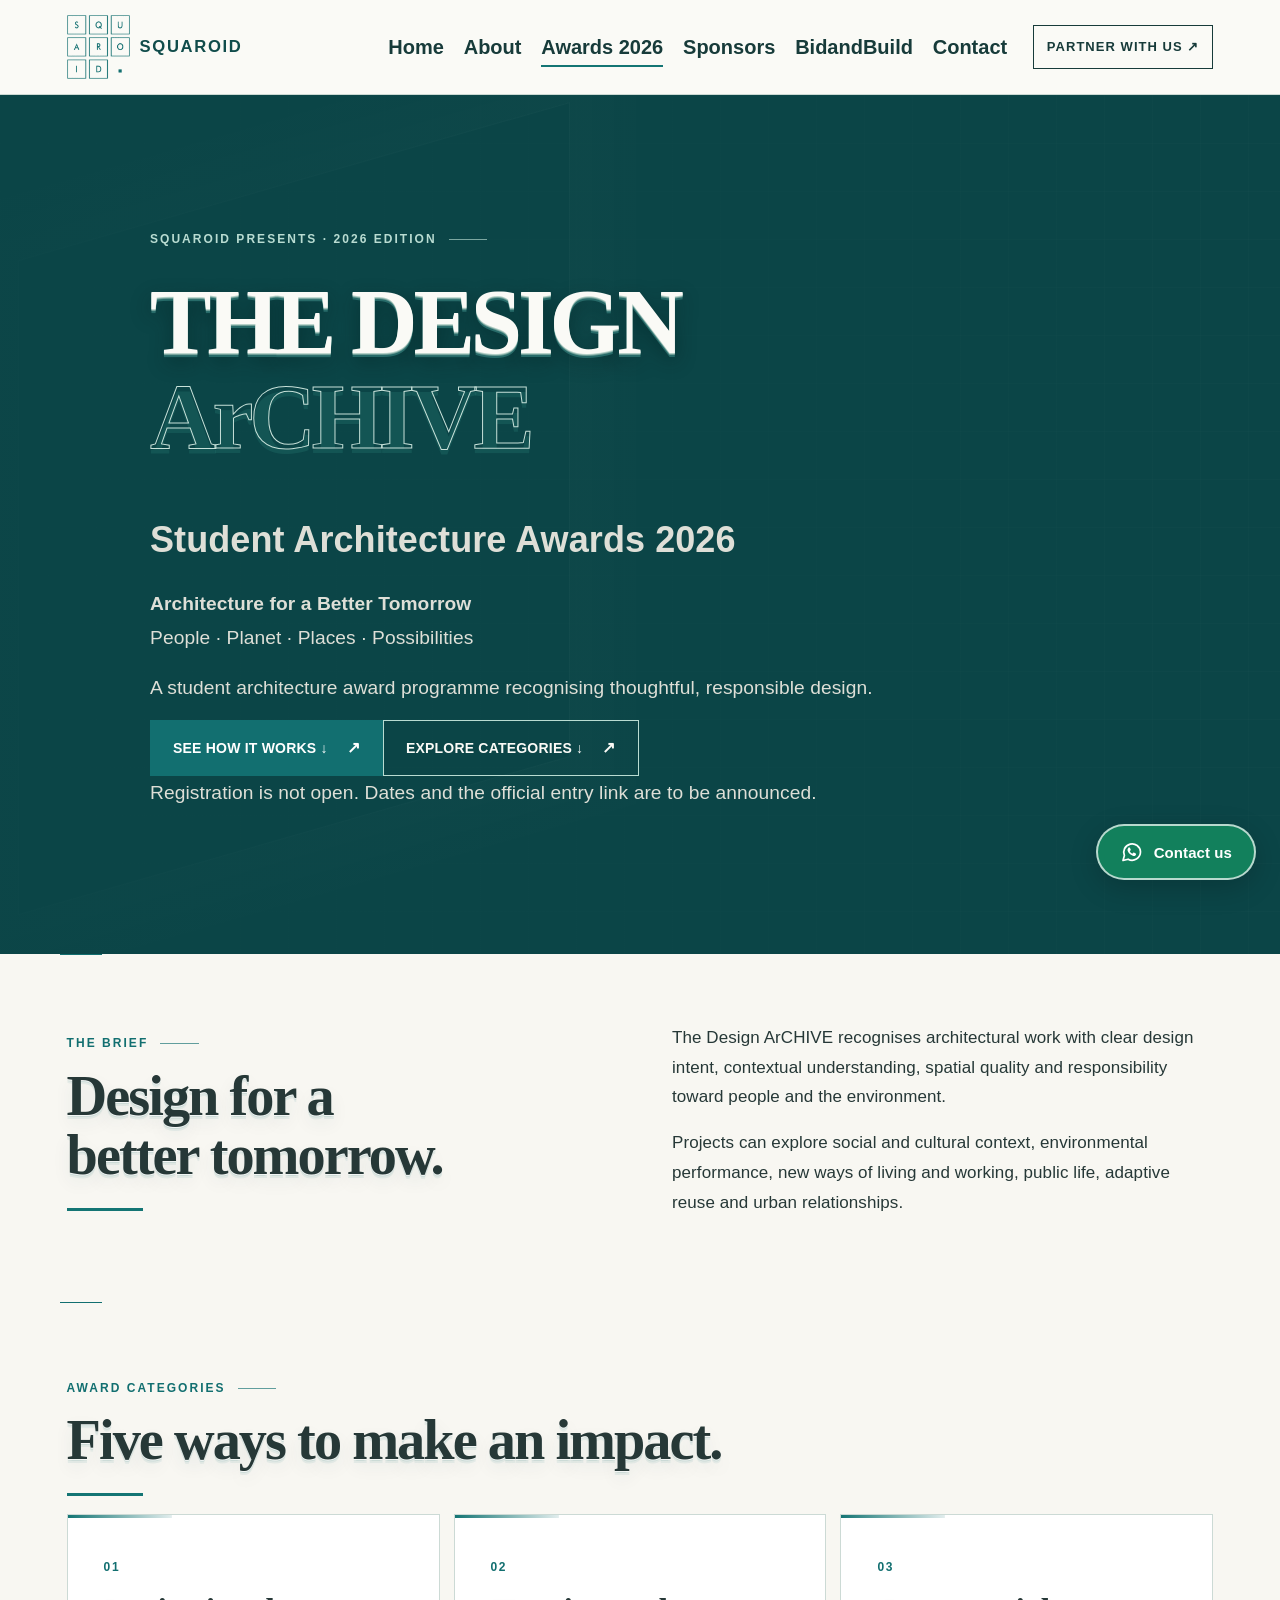
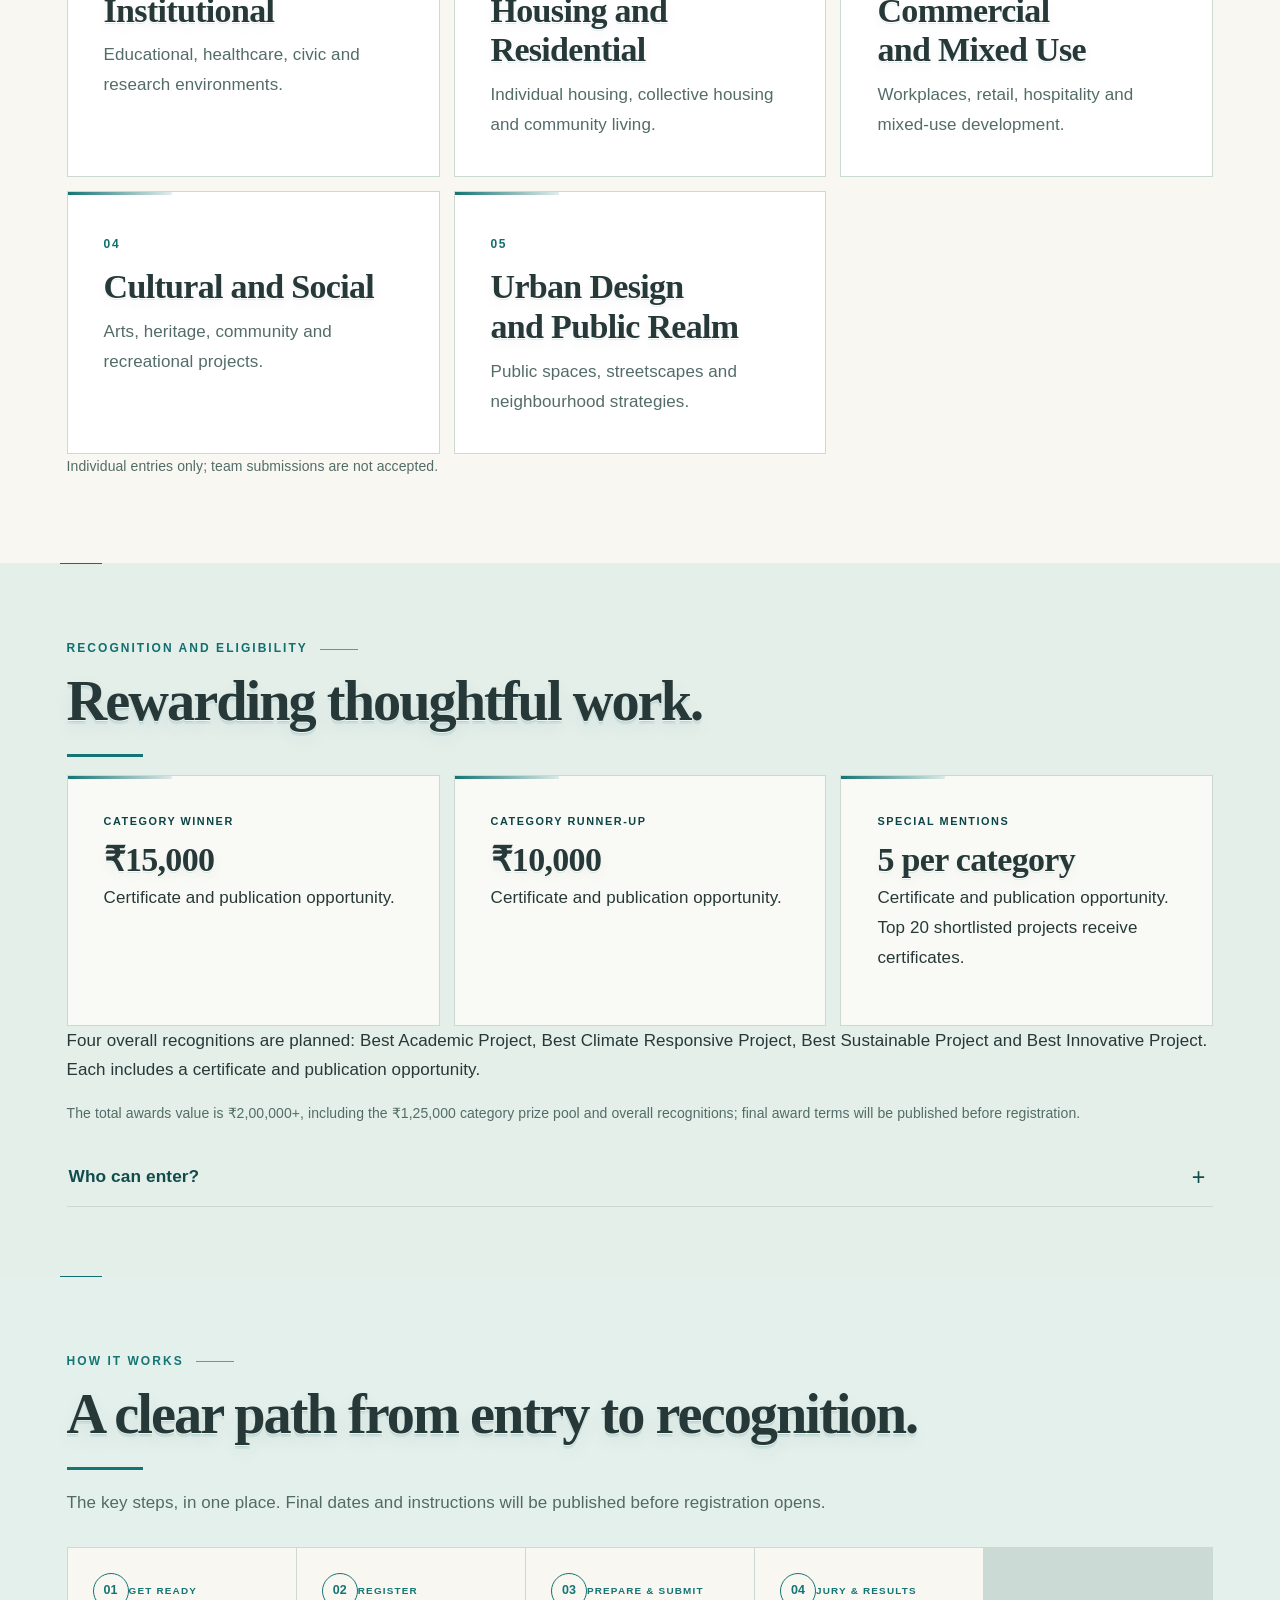
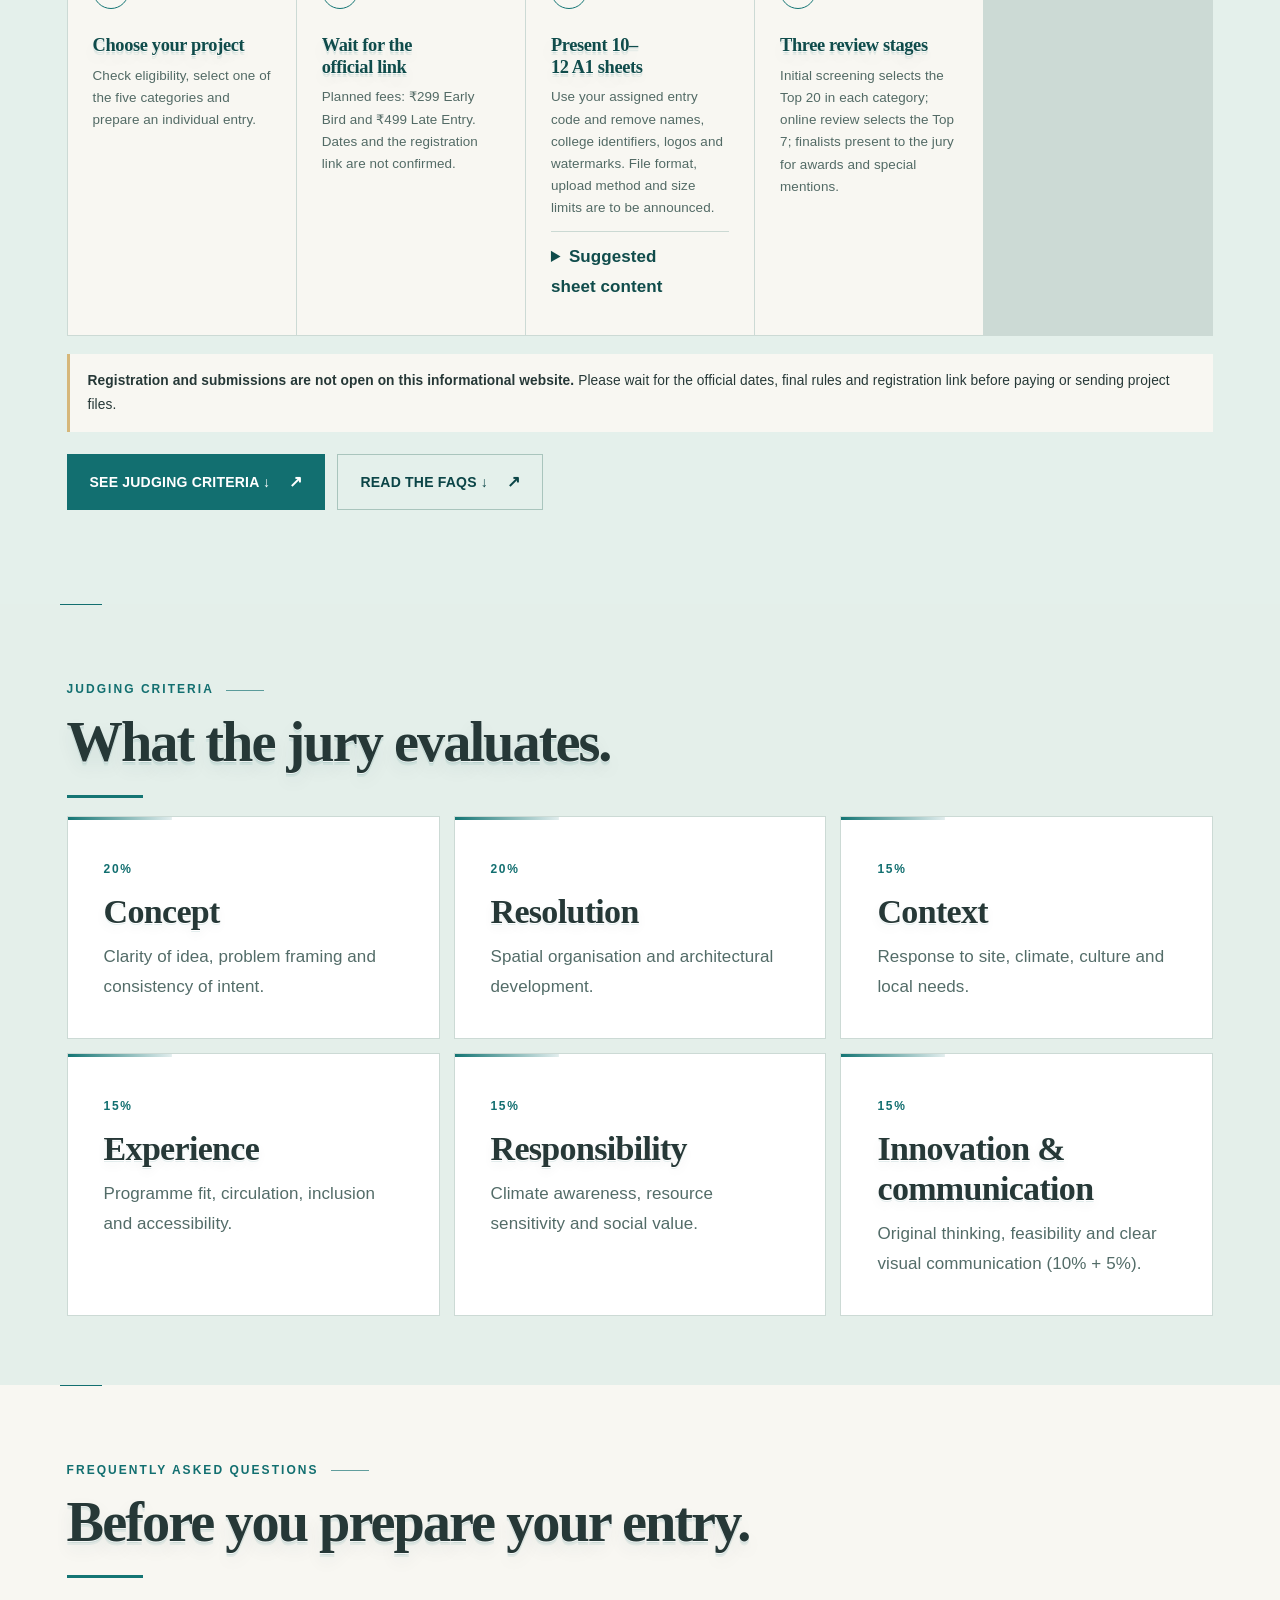
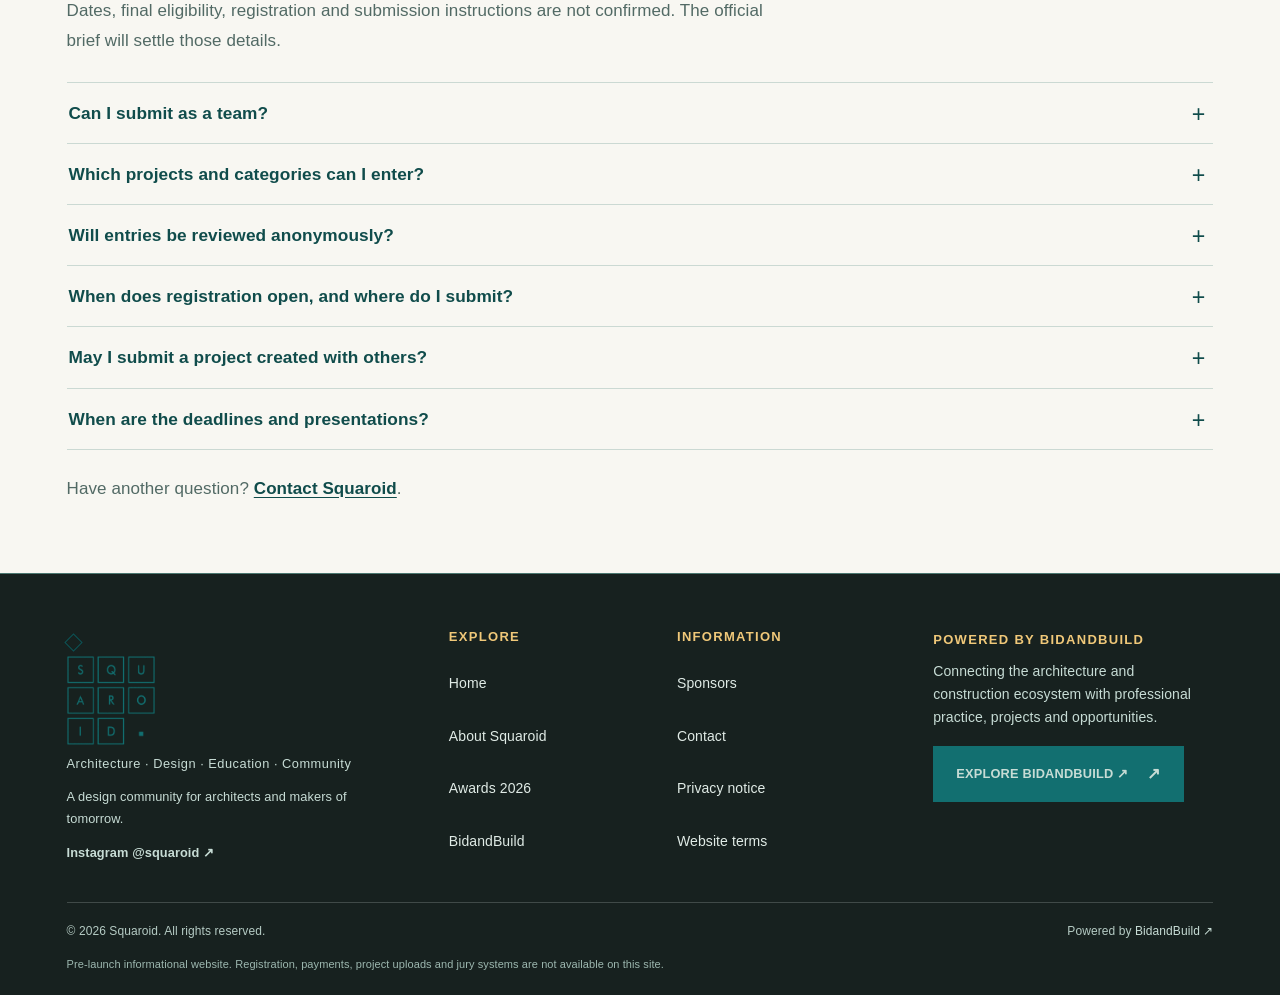
<file: competition.html>
<!doctype html>
<html lang="en">
<head>
<meta charset="utf-8"/><meta content="width=device-width,initial-scale=1" name="viewport"/>
<title>The Design ArCHIVE — Student Architecture Awards 2026 | Squaroid</title>
<meta content="Explore The Design ArCHIVE Student Architecture Awards 2026 by Squaroid. Architecture for a Better Tomorrow: categories, eligibility, entry fees, submission requirements, judging criteria and awards." name="description"/>
<meta content="student architecture competition 2026, architecture awards India, architecture students, architecture design awards, student design competition, Squaroid, The Design ArCHIVE" name="keywords"/>
<meta content="The Design ArCHIVE — Student Architecture Awards 2026" property="og:title"/>
<meta content="Architecture for a Better Tomorrow — People, Planet, Places, Possibilities." property="og:description"/>
<meta content="website" property="og:type"/>
<link href="assets/squaroid-favicon.png" rel="icon" type="image/png"/>
<link href="assets/site.css?v=squaroid-compact-20261015" rel="stylesheet"/>
<meta content="Squaroid" property="og:site_name"/><meta content="index,follow,max-image-preview:large" name="robots"/><meta content="https://www.squaroid.in/assets/squaroid-official-logo-teal.png" property="og:image"/><meta content="summary_large_image" name="twitter:card"/><meta content="#F8F7F2" name="theme-color"/><link rel="canonical" href="https://www.squaroid.in/competition.html"/><meta property="og:url" content="https://www.squaroid.in/competition.html"/></head>
<body>
<header class="site-header" id="header"><div class="wrap nav" id="nav"><a aria-label="Squaroid home" class="brand squaroid-logo-link" href="index.html"><img alt="Squaroid logo: teal letters in architectural grid boxes" src="assets/squaroid-official-logo-teal.png"/><span class="brand-wordmark">SQUAROID</span></a><nav aria-label="Main navigation" class="nav-links"><a href="index.html">Home</a><a href="about.html">About</a><a aria-current="page" href="competition.html">Awards 2026</a><a href="sponsorship.html">Sponsors</a><a href="bidandbuild.html">BidandBuild</a><a href="contact.html">Contact</a></nav><a class="nav-cta" href="sponsorship.html">Partner with us ↗</a><button aria-expanded="false" aria-label="Open navigation" class="menu" id="menu">☰</button></div></header>
<main>
<section class="hero hero-competition"><div class="wrap hero-content"><div class="eyebrow">Squaroid presents · 2026 edition</div><h1>THE DESIGN<br/><span class="outline">ArCHIVE</span></h1><p class="hero-subtitle">Student Architecture Awards 2026</p><p><strong>Architecture for a Better Tomorrow</strong><br/>People · Planet · Places · Possibilities</p><p>A student architecture award programme recognising thoughtful, responsible design.</p><div class="hero-actions"><a class="btn" href="#process">See how it works ↓</a><a class="btn btn-secondary" href="#categories">Explore categories ↓</a></div><p class="small">Registration is not open. Dates and the official entry link are to be announced.</p></div></section>
<section class="section"><div class="wrap two-col"><div><div class="eyebrow">The brief</div><h2>Design for a better tomorrow.</h2></div><div><p>The Design ArCHIVE recognises architectural work with clear design intent, contextual understanding, spatial quality and responsibility toward people and the environment.</p><p>Projects can explore social and cultural context, environmental performance, new ways of living and working, public life, adaptive reuse and urban relationships.</p></div></div></section>
<section class="section" id="categories"><div class="wrap"><div class="eyebrow">Award categories</div><h2>Five ways to make an impact.</h2><div class="grid-3"><article class="tile"><span class="num">01</span><h3>Institutional</h3><p>Educational, healthcare, civic and research environments.</p></article><article class="tile"><span class="num">02</span><h3>Housing and Residential</h3><p>Individual housing, collective housing and community living.</p></article><article class="tile"><span class="num">03</span><h3>Commercial and Mixed Use</h3><p>Workplaces, retail, hospitality and mixed-use development.</p></article><article class="tile"><span class="num">04</span><h3>Cultural and Social</h3><p>Arts, heritage, community and recreational projects.</p></article><article class="tile"><span class="num">05</span><h3>Urban Design and Public Realm</h3><p>Public spaces, streetscapes and neighbourhood strategies.</p></article></div><p class="small muted">Individual entries only; team submissions are not accepted.</p></div></section>
<section class="section sponsor-focus" id="recognition"><div class="wrap"><div class="eyebrow">Recognition and eligibility</div><h2>Rewarding thoughtful work.</h2><div class="grid-3"><article class="contact-card"><div class="person-role">Category winner</div><h3>₹15,000</h3><p>Certificate and publication opportunity.</p></article><article class="contact-card"><div class="person-role">Category runner-up</div><h3>₹10,000</h3><p>Certificate and publication opportunity.</p></article><article class="contact-card"><div class="person-role">Special mentions</div><h3>5 per category</h3><p>Certificate and publication opportunity. Top 20 shortlisted projects receive certificates.</p></article></div><p>Four overall recognitions are planned: Best Academic Project, Best Climate Responsive Project, Best Sustainable Project and Best Innovative Project. Each includes a certificate and publication opportunity.</p><p class="small muted">The total awards value is ₹2,00,000+, including the ₹1,25,000 category prize pool and overall recognitions; final award terms will be published before registration.</p><details class="competition-faq-item eligibility-detail"><summary>Who can enter?</summary><div class="faq-answer"><p>Architecture students and recent architecture graduates may submit an individual academic studio, thesis or other eligible architecture project, provided they have the right to submit and publish it. A recommended 24-month recent-graduate window is still awaiting organiser confirmation. Acknowledge any collaboration and source material.</p></div></details></div></section>
<section class="section participant-guide" id="process"><span class="anchor-alias" id="how-it-works"></span><span class="anchor-alias" id="entry-fees"></span><span class="anchor-alias" id="submission-requirements"></span><div class="wrap"><div class="eyebrow">How it works</div><h2>A clear path from entry to recognition.</h2><p class="participant-intro">The key steps, in one place. Final dates and instructions will be published before registration opens.</p><div class="participant-steps"><article class="participant-step"><span class="participant-number">01</span><span class="participant-label">GET READY</span><h3>Choose your project</h3><p>Check eligibility, select one of the five categories and prepare an individual entry.</p></article><article class="participant-step"><span class="participant-number">02</span><span class="participant-label">REGISTER</span><h3>Wait for the official link</h3><p>Planned fees: ₹299 Early Bird and ₹499 Late Entry. Dates and the registration link are not confirmed.</p></article><article class="participant-step"><span class="participant-number">03</span><span class="participant-label">PREPARE &amp; SUBMIT</span><h3>Present 10–12 A1 sheets</h3><p>Use your assigned entry code and remove names, college identifiers, logos and watermarks. File format, upload method and size limits are to be announced.</p><details class="submission-detail"><summary>Suggested sheet content</summary><div class="faq-answer"><ul><li>Project title, category and design statement</li><li>Site context, analysis, concept and research</li><li>Plans, sections, elevations, circulation and accessibility</li><li>Materials, structure, climate response and key views</li></ul></div></details></article><article class="participant-step"><span class="participant-number">04</span><span class="participant-label">JURY &amp; RESULTS</span><h3>Three review stages</h3><p>Initial screening selects the Top 20 in each category; online review selects the Top 7; finalists present to the jury for awards and special mentions.</p></article></div><div class="participant-note"><strong>Registration and submissions are not open on this informational website.</strong> Please wait for the official dates, final rules and registration link before paying or sending project files.</div><div class="actions participant-actions"><a class="btn" href="#judging">See judging criteria ↓</a><a class="btn btn-secondary" href="#faqs">Read the FAQs ↓</a></div></div></section>
<section class="section sponsor-focus" id="judging"><div class="wrap"><div class="eyebrow">Judging criteria</div><h2>What the jury evaluates.</h2><div class="grid-3"><article class="tile"><span class="num">20%</span><h3>Concept</h3><p>Clarity of idea, problem framing and consistency of intent.</p></article><article class="tile"><span class="num">20%</span><h3>Resolution</h3><p>Spatial organisation and architectural development.</p></article><article class="tile"><span class="num">15%</span><h3>Context</h3><p>Response to site, climate, culture and local needs.</p></article><article class="tile"><span class="num">15%</span><h3>Experience</h3><p>Programme fit, circulation, inclusion and accessibility.</p></article><article class="tile"><span class="num">15%</span><h3>Responsibility</h3><p>Climate awareness, resource sensitivity and social value.</p></article><article class="tile"><span class="num">15%</span><h3>Innovation &amp; communication</h3><p>Original thinking, feasibility and clear visual communication (10% + 5%).</p></article></div></div></section>
<section class="section competition-faq" id="faqs"><div class="wrap"><div class="eyebrow">Frequently asked questions</div><h2>Before you prepare your entry.</h2><p class="faq-intro">Dates, final eligibility, registration and submission instructions are not confirmed. The official brief will settle those details.</p><div class="faq-list"><details class="competition-faq-item"><summary>Can I submit as a team?</summary><div class="faq-answer"><p>No. Entries must be submitted by an individual participant; group and team entries are not eligible.</p></div></details><details class="competition-faq-item"><summary>Which projects and categories can I enter?</summary><div class="faq-answer"><p>Academic studio projects, thesis projects and other eligible architectural projects may be submitted when you have the right to submit and publish the work. Choose one of the five categories and acknowledge collaboration or source material.</p></div></details><details class="competition-faq-item"><summary>Will entries be reviewed anonymously?</summary><div class="faq-answer"><p>Yes. Use your assigned entry code and remove your name, college identifiers, logos, signatures, watermarks and other identifying details from the sheets. Instructions for receiving the code will be provided before submissions open.</p></div></details><details class="competition-faq-item"><summary>When does registration open, and where do I submit?</summary><div class="faq-answer"><p>Dates, the official registration link and submission instructions are still to be announced. This website does not accept entries or payments. Wait for Squaroid’s official announcement before paying or sending files.</p></div></details><details class="competition-faq-item"><summary>May I submit a project created with others?</summary><div class="faq-answer"><p>Only individual entries are accepted. Your submitted work must be your own; acknowledge any collaboration and source material, and make sure you have permission to submit and publish it.</p></div></details><details class="competition-faq-item"><summary>When are the deadlines and presentations?</summary><div class="faq-answer"><p>Registration, submission, shortlist, final presentation and awards dates are not confirmed yet. Final presentation format and duration will be shared in the published brief.</p></div></details></div><p class="faq-contact">Have another question? <a href="contact.html">Contact Squaroid</a>.</p></div></section>
</main>
<footer class="site-footer"><div class="wrap"><div class="footer-grid">
<div class="footer-intro"><a aria-label="Squaroid home" class="brand squaroid-footer-logo" href="index.html"><img alt="Squaroid logo" src="assets/squaroid-official-logo-teal.png"/></a><p class="footer-tagline">Architecture · Design · Education · Community</p><p>A design community for architects and makers of tomorrow.</p><a class="footer-social" href="https://www.instagram.com/squaroid/" rel="noopener noreferrer" target="_blank">Instagram @squaroid ↗</a></div>
<div class="footer-links"><strong>Explore</strong><a href="index.html">Home</a><a href="about.html">About Squaroid</a><a href="competition.html">Awards 2026</a><a href="bidandbuild.html">BidandBuild</a></div>
<div class="footer-links"><strong>Information</strong><a href="sponsorship.html">Sponsors</a><a href="contact.html">Contact</a><a href="privacy.html">Privacy notice</a><a href="terms.html">Website terms</a></div>
<div class="footer-partner"><strong>Powered by BidandBuild</strong><p>Connecting the architecture and construction ecosystem with professional practice, projects and opportunities.</p><a class="btn btn-small" href="https://www.bidandbuild.in/?utm_source=squaroid&amp;utm_medium=website&amp;utm_campaign=brand_footer" rel="noopener noreferrer" target="_blank">Explore BidandBuild ↗</a></div>
</div><div class="footer-bottom"><span>© 2026 Squaroid. All rights reserved.</span><span>Powered by <a href="https://www.bidandbuild.in/?utm_source=squaroid&amp;utm_medium=website&amp;utm_campaign=brand_footer" rel="noopener noreferrer" target="_blank">BidandBuild ↗</a></span></div><p class="footer-note">Pre-launch informational website. Registration, payments, project uploads and jury systems are not available on this site.</p></div></footer>
<script defer="" src="assets/site.js"></script>
<a aria-label="Contact Squaroid on WhatsApp" class="whatsapp-float" href="https://wa.me/917587566122?text=Hello%20Squaroid%2C%20I%20would%20like%20to%20know%20more%20about%20the%20Design%20ArCHIVE%20Awards%20and%20partnership%20opportunities." rel="noopener noreferrer" target="_blank"><svg aria-hidden="true" class="whatsapp-symbol" focusable="false" viewbox="0 0 24 24"><path d="M20.5 11.8a8.4 8.4 0 0 1-12.4 7.4L3 20.5l1.4-4.9a8.4 8.4 0 1 1 16.1-3.8Z" fill="none" stroke="currentColor" stroke-linejoin="round" stroke-width="1.7"></path><path d="M8.2 7.9c.2-.5.4-.5.7-.5h.5c.2 0 .4.1.5.4l.8 1.8c.1.2.1.4-.1.6l-.6.7c-.2.2-.2.4-.1.6.5.9 1.2 1.6 2.1 2.1.2.1.4.1.6-.1l.7-.8c.2-.2.4-.2.6-.1l1.8.8c.3.1.4.3.4.5 0 .4-.2 1.1-.7 1.5-.5.4-1.1.6-1.8.5-1-.1-2.3-.7-3.7-1.9-1.2-1-2.1-2.4-2.3-3.5-.2-.9.1-1.8.6-2.3Z" fill="currentColor"></path></svg><span class="whatsapp-label">Contact us</span></a>
</body></html>
</file>
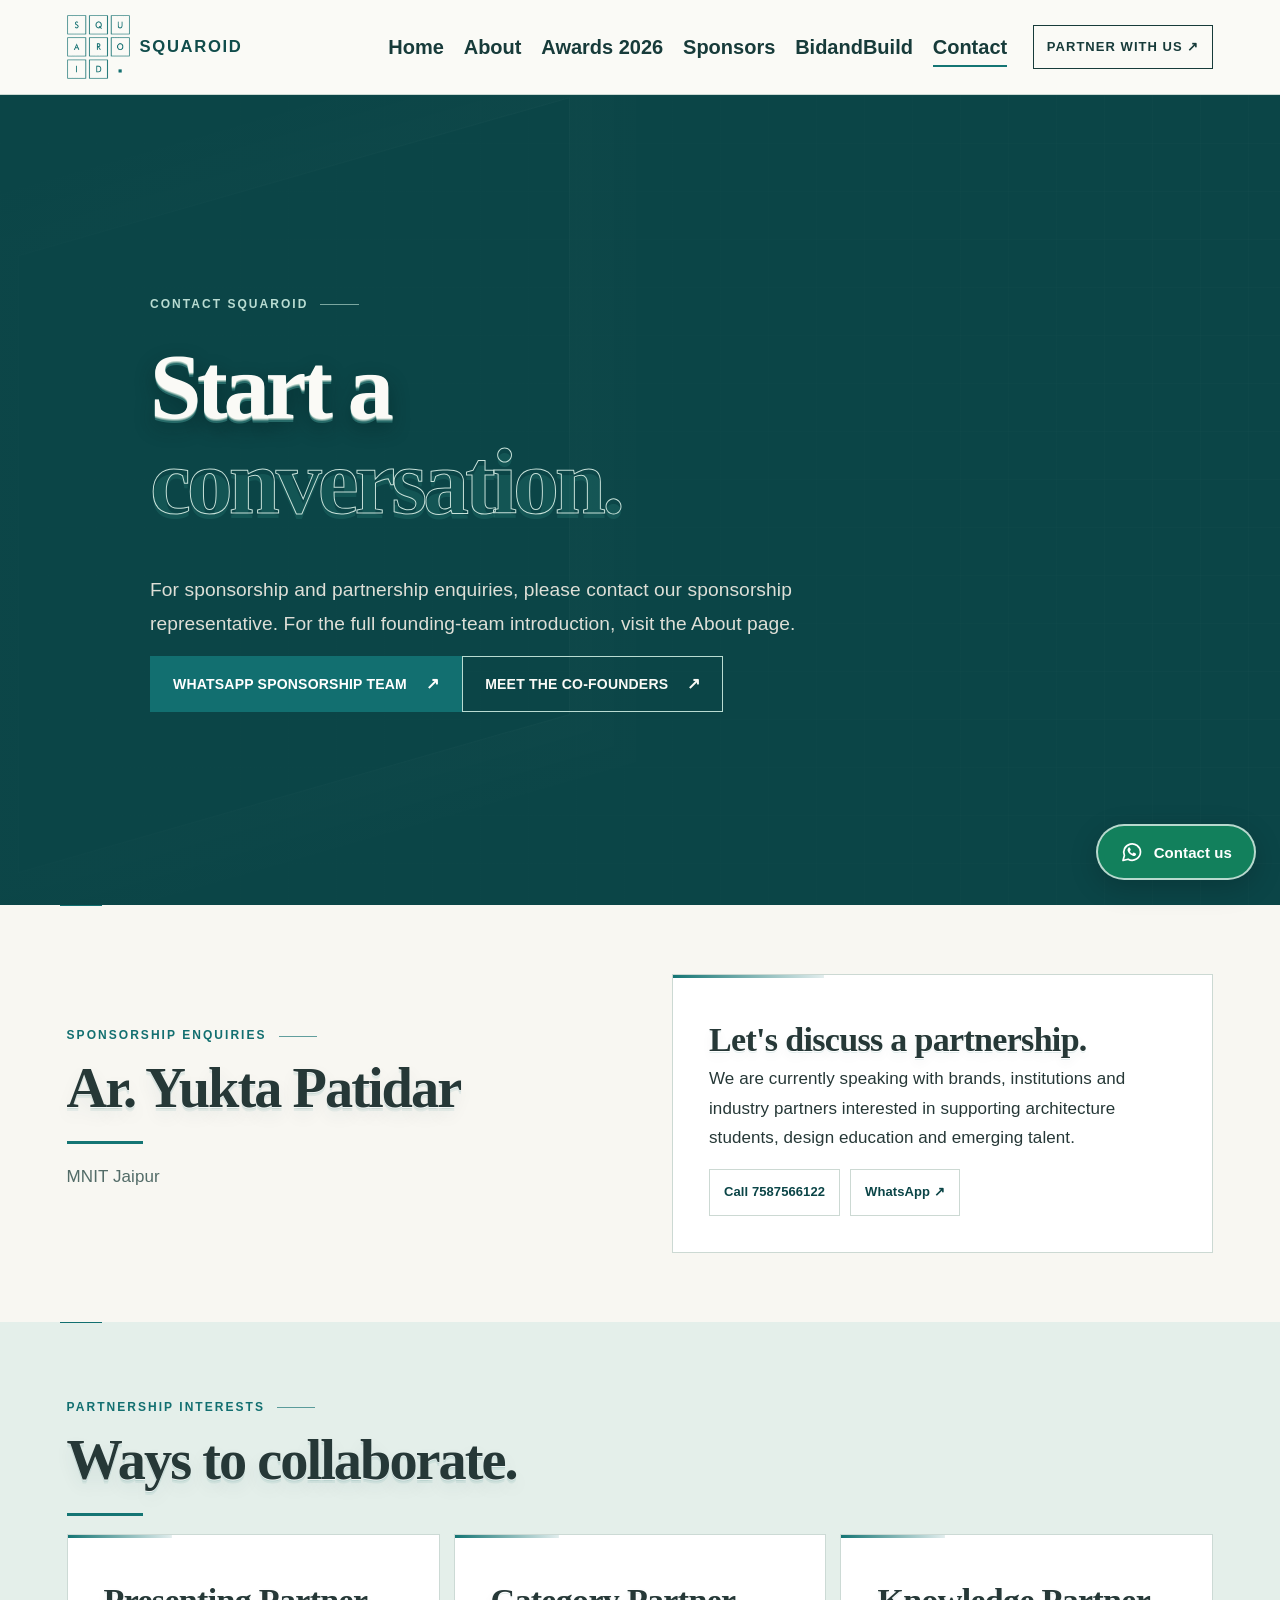
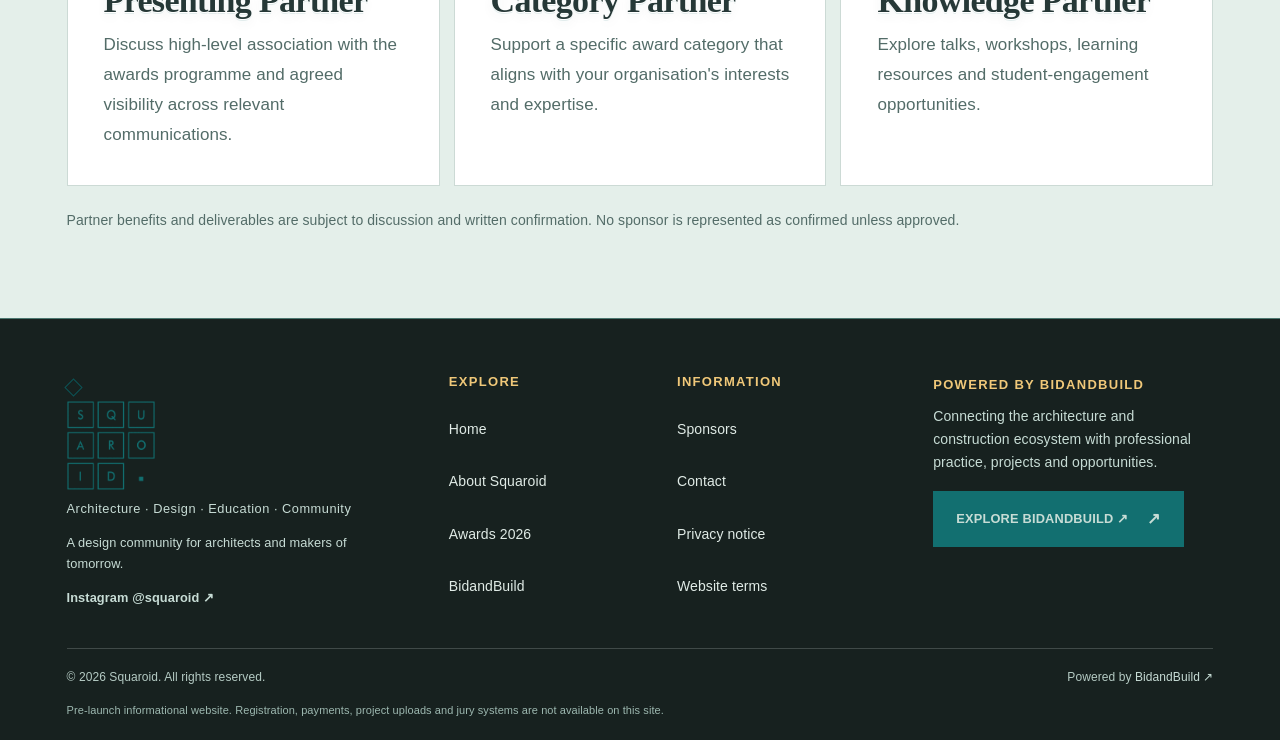
<file: contact.html>
<!doctype html>
<html lang="en">
<head>
<meta charset="utf-8"/><meta content="width=device-width,initial-scale=1" name="viewport"/>
<title>Contact Squaroid | Sponsorship and Partnerships</title>
<meta content="Contact Squaroid for sponsorship, partnerships and architecture student award enquiries. Reach Ar. Yukta Patidar at MNIT Jaipur for sponsorship discussions." name="description"/>
<meta content="contact Squaroid, architecture sponsorship India, student architecture awards sponsorship, design partnerships" name="keywords"/>
<link href="assets/squaroid-favicon.png" rel="icon" type="image/png"/><link href="assets/site.css?v=squaroid-compact-20261015" rel="stylesheet"/>
<meta content="Squaroid" property="og:site_name"/><meta content="website" property="og:type"/><meta content="index,follow,max-image-preview:large" name="robots"/><meta content="https://www.squaroid.in/assets/squaroid-official-logo-teal.png" property="og:image"/><meta content="summary_large_image" name="twitter:card"/><meta content="#F8F7F2" name="theme-color"/><link rel="canonical" href="https://www.squaroid.in/contact.html"/><meta property="og:url" content="https://www.squaroid.in/contact.html"/></head>
<body>
<header class="site-header" id="header"><div class="wrap nav" id="nav"><a aria-label="Squaroid home" class="brand squaroid-logo-link" href="index.html"><img alt="Squaroid logo: teal letters in architectural grid boxes" src="assets/squaroid-official-logo-teal.png"/><span class="brand-wordmark">SQUAROID</span></a><nav aria-label="Main navigation" class="nav-links"><a href="index.html">Home</a><a href="about.html">About</a><a href="competition.html">Awards 2026</a><a href="sponsorship.html">Sponsors</a><a href="bidandbuild.html">BidandBuild</a><a aria-current="page" href="contact.html">Contact</a></nav><a class="nav-cta" href="sponsorship.html">Partner with us ↗</a><button aria-expanded="false" aria-label="Open navigation" class="menu" id="menu">☰</button></div></header>
<main>
<section class="hero"><div class="wrap hero-content"><div class="eyebrow">CONTACT SQUAROID</div><h1>Start a <span class="outline">conversation.</span></h1><p>For sponsorship and partnership enquiries, please contact our sponsorship representative. For the full founding-team introduction, visit the About page.</p><div class="hero-actions"><a class="btn" href="https://wa.me/917587566122" rel="noopener" target="_blank">WhatsApp Sponsorship Team</a><a class="btn btn-secondary" href="about.html#founding-team">Meet the Co-founders</a></div></div></section>
<section class="section"><div class="wrap two-col"><div><div class="eyebrow">SPONSORSHIP ENQUIRIES</div><h2>Ar. Yukta Patidar</h2><p class="muted">MNIT Jaipur</p></div><div class="contact-card"><h3>Let's discuss a partnership.</h3><p>We are currently speaking with brands, institutions and industry partners interested in supporting architecture students, design education and emerging talent.</p><div class="contact-actions"><a href="tel:+917587566122">Call 7587566122</a><a href="https://wa.me/917587566122" rel="noopener" target="_blank">WhatsApp ↗</a></div></div></div></section>
<section class="section sponsor-focus"><div class="wrap"><div class="eyebrow">PARTNERSHIP INTERESTS</div><h2>Ways to collaborate.</h2><div class="grid-3"><article class="tile"><h3>Presenting Partner</h3><p>Discuss high-level association with the awards programme and agreed visibility across relevant communications.</p></article><article class="tile"><h3>Category Partner</h3><p>Support a specific award category that aligns with your organisation's interests and expertise.</p></article><article class="tile"><h3>Knowledge Partner</h3><p>Explore talks, workshops, learning resources and student-engagement opportunities.</p></article></div><p class="small muted" style="margin-top:22px">Partner benefits and deliverables are subject to discussion and written confirmation. No sponsor is represented as confirmed unless approved.</p></div></section>
</main>
<footer class="site-footer"><div class="wrap"><div class="footer-grid">
<div class="footer-intro"><a aria-label="Squaroid home" class="brand squaroid-footer-logo" href="index.html"><img alt="Squaroid logo" src="assets/squaroid-official-logo-teal.png"/></a><p class="footer-tagline">Architecture · Design · Education · Community</p><p>A design community for architects and makers of tomorrow.</p><a class="footer-social" href="https://www.instagram.com/squaroid/" rel="noopener noreferrer" target="_blank">Instagram @squaroid ↗</a></div>
<div class="footer-links"><strong>Explore</strong><a href="index.html">Home</a><a href="about.html">About Squaroid</a><a href="competition.html">Awards 2026</a><a href="bidandbuild.html">BidandBuild</a></div>
<div class="footer-links"><strong>Information</strong><a href="sponsorship.html">Sponsors</a><a href="contact.html">Contact</a><a href="privacy.html">Privacy notice</a><a href="terms.html">Website terms</a></div>
<div class="footer-partner"><strong>Powered by BidandBuild</strong><p>Connecting the architecture and construction ecosystem with professional practice, projects and opportunities.</p><a class="btn btn-small" href="https://www.bidandbuild.in/?utm_source=squaroid&amp;utm_medium=website&amp;utm_campaign=brand_footer" rel="noopener noreferrer" target="_blank">Explore BidandBuild ↗</a></div>
</div><div class="footer-bottom"><span>© 2026 Squaroid. All rights reserved.</span><span>Powered by <a href="https://www.bidandbuild.in/?utm_source=squaroid&amp;utm_medium=website&amp;utm_campaign=brand_footer" rel="noopener noreferrer" target="_blank">BidandBuild ↗</a></span></div><p class="footer-note">Pre-launch informational website. Registration, payments, project uploads and jury systems are not available on this site.</p></div></footer>
<script defer="" src="assets/site.js"></script>
<a aria-label="Contact Squaroid on WhatsApp" class="whatsapp-float" href="https://wa.me/917587566122?text=Hello%20Squaroid%2C%20I%20would%20like%20to%20know%20more%20about%20the%20Design%20ArCHIVE%20Awards%20and%20partnership%20opportunities." rel="noopener noreferrer" target="_blank"><svg aria-hidden="true" class="whatsapp-symbol" focusable="false" viewbox="0 0 24 24"><path d="M20.5 11.8a8.4 8.4 0 0 1-12.4 7.4L3 20.5l1.4-4.9a8.4 8.4 0 1 1 16.1-3.8Z" fill="none" stroke="currentColor" stroke-linejoin="round" stroke-width="1.7"></path><path d="M8.2 7.9c.2-.5.4-.5.7-.5h.5c.2 0 .4.1.5.4l.8 1.8c.1.2.1.4-.1.6l-.6.7c-.2.2-.2.4-.1.6.5.9 1.2 1.6 2.1 2.1.2.1.4.1.6-.1l.7-.8c.2-.2.4-.2.6-.1l1.8.8c.3.1.4.3.4.5 0 .4-.2 1.1-.7 1.5-.5.4-1.1.6-1.8.5-1-.1-2.3-.7-3.7-1.9-1.2-1-2.1-2.4-2.3-3.5-.2-.9.1-1.8.6-2.3Z" fill="currentColor"></path></svg><span class="whatsapp-label">Contact us</span></a>
</body></html>
</file>
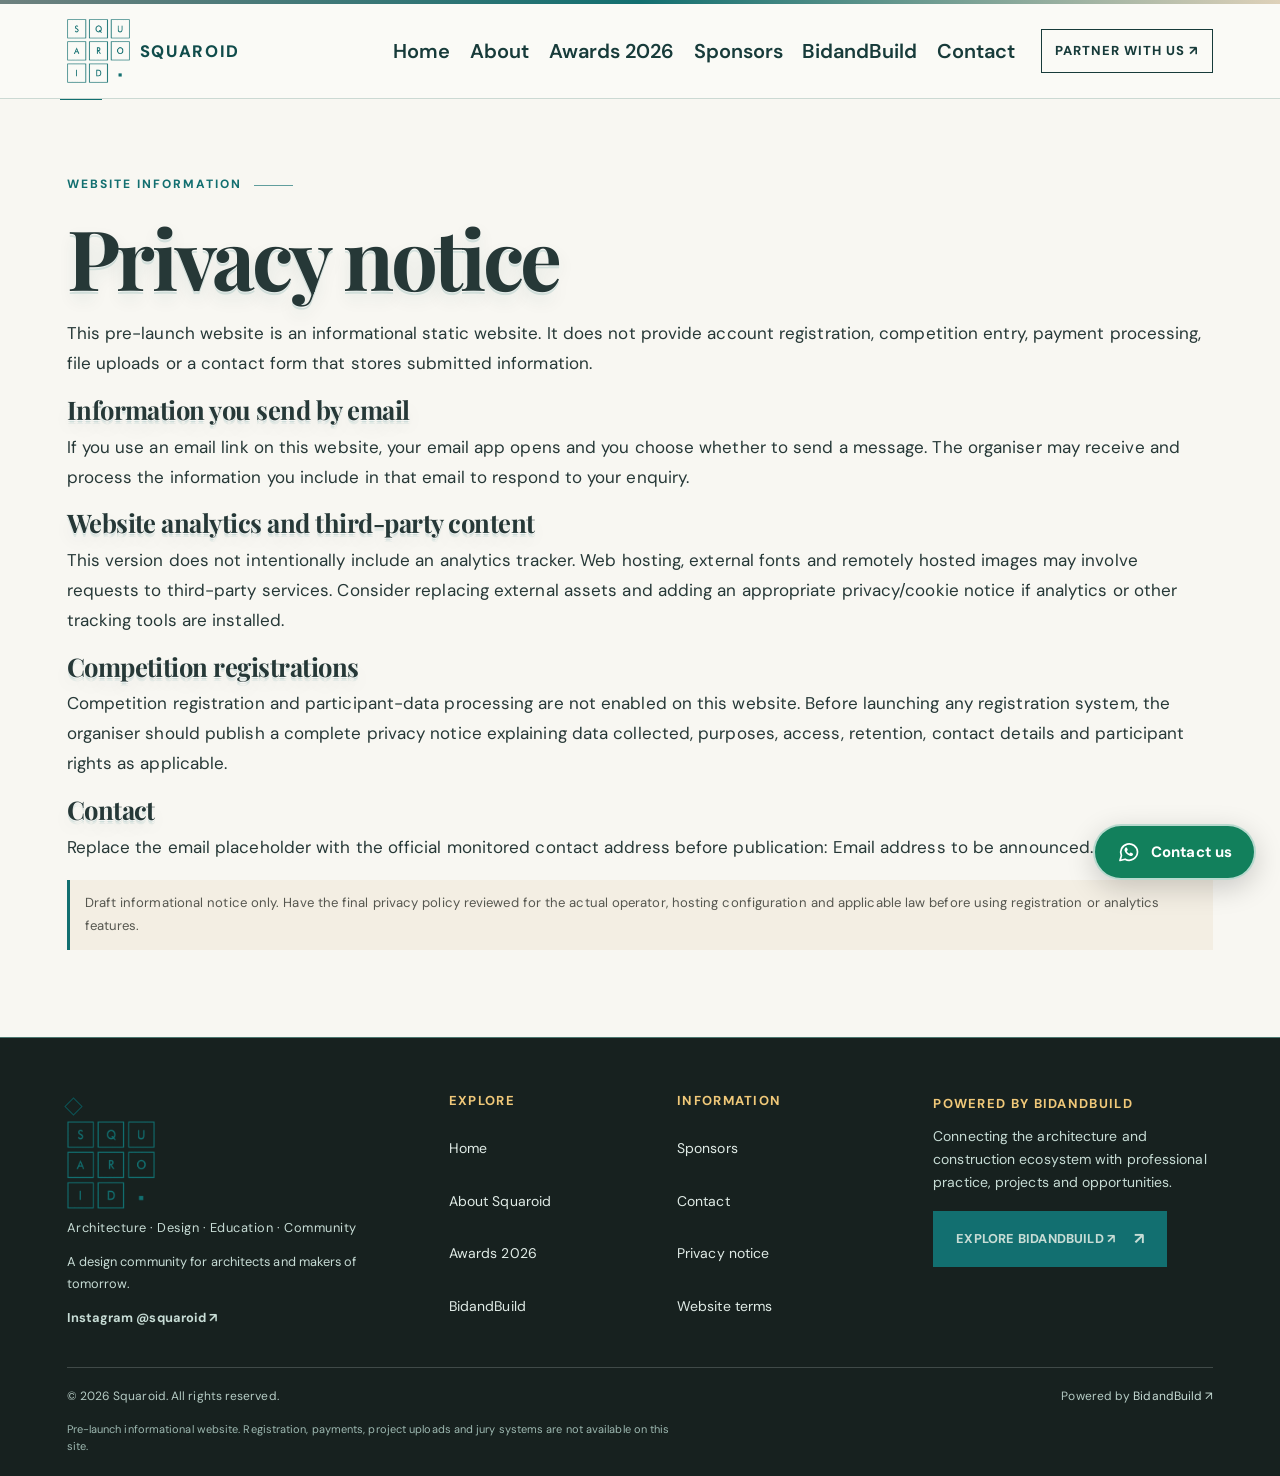
<file: privacy.html>
<!doctype html>
<html lang="en-IN"><head><meta charset="utf-8"/><meta content="width=device-width,initial-scale=1" name="viewport"/><meta content="#F8F7F2" name="theme-color"/><meta content="Read the pre-launch website privacy notice for Squaroid. This static site does not collect competition registrations or store contact form submissions." name="description"/><meta content="index,follow,max-image-preview:large" name="robots"/><meta content="Squaroid, architecture competition India, student architecture awards 2026, architecture design community, architecture sponsorship, architecture students, design education, sustainable architecture" name="keywords"/><meta content="website" property="og:type"/><meta content="Squaroid" property="og:site_name"/><meta content="Privacy Notice | Squaroid" property="og:title"/><meta content="Read the pre-launch website privacy notice for Squaroid. This static site does not collect competition registrations or store contact form submissions." property="og:description"/><meta content="https://images.unsplash.com/photo-1511818966892-d7d671e672a2?auto=format&amp;fit=crop&amp;w=1200&amp;q=85" property="og:image"/><meta content="summary_large_image" name="twitter:card"/><meta content="Privacy Notice | Squaroid" name="twitter:title"/><meta content="Read the pre-launch website privacy notice for Squaroid. This static site does not collect competition registrations or store contact form submissions." name="twitter:description"/><title>Privacy Notice | Squaroid</title><link href="https://fonts.googleapis.com" rel="preconnect"/><link crossorigin="" href="https://fonts.gstatic.com" rel="preconnect"/><link href="https://fonts.googleapis.com/css2?family=DM+Sans:wght@400;500;600;700&amp;family=Playfair+Display:wght@400;500;600;700&amp;display=swap" rel="stylesheet"/><link href="assets/squaroid-favicon.png" rel="icon" type="image/png"/><link href="assets/site.css?v=squaroid-compact-20261015" rel="stylesheet"/><script type="application/ld+json">{"@context":"https://schema.org","@type":"Organization","name":"Squaroid","description":"A design community for architecture, design, education and community.","sameAs":[]}</script><link rel="canonical" href="https://www.squaroid.in/privacy.html"/><meta property="og:url" content="https://www.squaroid.in/privacy.html"/></head><body><div class="topline"></div><header class="site-header" id="header"><div class="wrap nav" id="nav"><a aria-label="Squaroid home" class="brand squaroid-logo-link" href="index.html"><img alt="Squaroid logo: teal letters in architectural grid boxes" src="assets/squaroid-official-logo-teal.png"/><span class="brand-wordmark">SQUAROID</span></a><nav aria-label="Main navigation" class="nav-links"><a href="index.html">Home</a><a href="about.html">About</a><a href="competition.html">Awards 2026</a><a href="sponsorship.html">Sponsors</a><a href="bidandbuild.html">BidandBuild</a><a href="contact.html">Contact</a></nav><a class="nav-cta" href="sponsorship.html">Partner with us ↗</a><button aria-expanded="false" aria-label="Open navigation" class="menu" id="menu">☰</button></div></header><main><section class="section"><div class="wrap"><div class="eyebrow">Website information</div><h1>Privacy notice</h1><p class="intro-copy">This pre-launch website is an informational static website. It does not provide account registration, competition entry, payment processing, file uploads or a contact form that stores submitted information.</p><h3>Information you send by email</h3><p>If you use an email link on this website, your email app opens and you choose whether to send a message. The organiser may receive and process the information you include in that email to respond to your enquiry.</p><h3>Website analytics and third-party content</h3><p>This version does not intentionally include an analytics tracker. Web hosting, external fonts and remotely hosted images may involve requests to third-party services. Consider replacing external assets and adding an appropriate privacy/cookie notice if analytics or other tracking tools are installed.</p><h3>Competition registrations</h3><p>Competition registration and participant-data processing are not enabled on this website. Before launching any registration system, the organiser should publish a complete privacy notice explaining data collected, purposes, access, retention, contact details and participant rights as applicable.</p><h3>Contact</h3><p>Replace the email placeholder with the official monitored contact address before publication: Email address to be announced.</p><div class="note">Draft informational notice only. Have the final privacy policy reviewed for the actual operator, hosting configuration and applicable law before using registration or analytics features.</div></div></section></main><footer class="site-footer"><div class="wrap"><div class="footer-grid">
<div class="footer-intro"><a aria-label="Squaroid home" class="brand squaroid-footer-logo" href="index.html"><img alt="Squaroid logo" src="assets/squaroid-official-logo-teal.png"/></a><p class="footer-tagline">Architecture · Design · Education · Community</p><p>A design community for architects and makers of tomorrow.</p><a class="footer-social" href="https://www.instagram.com/squaroid/" rel="noopener noreferrer" target="_blank">Instagram @squaroid ↗</a></div>
<div class="footer-links"><strong>Explore</strong><a href="index.html">Home</a><a href="about.html">About Squaroid</a><a href="competition.html">Awards 2026</a><a href="bidandbuild.html">BidandBuild</a></div>
<div class="footer-links"><strong>Information</strong><a href="sponsorship.html">Sponsors</a><a href="contact.html">Contact</a><a href="privacy.html">Privacy notice</a><a href="terms.html">Website terms</a></div>
<div class="footer-partner"><strong>Powered by BidandBuild</strong><p>Connecting the architecture and construction ecosystem with professional practice, projects and opportunities.</p><a class="btn btn-small" href="https://www.bidandbuild.in/?utm_source=squaroid&amp;utm_medium=website&amp;utm_campaign=brand_footer" rel="noopener noreferrer" target="_blank">Explore BidandBuild ↗</a></div>
</div><div class="footer-bottom"><span>© 2026 Squaroid. All rights reserved.</span><span>Powered by <a href="https://www.bidandbuild.in/?utm_source=squaroid&amp;utm_medium=website&amp;utm_campaign=brand_footer" rel="noopener noreferrer" target="_blank">BidandBuild ↗</a></span></div><p class="footer-note">Pre-launch informational website. Registration, payments, project uploads and jury systems are not available on this site.</p></div></footer><script src="assets/site.js"></script><a aria-label="Contact Squaroid on WhatsApp" class="whatsapp-float" href="https://wa.me/917587566122?text=Hello%20Squaroid%2C%20I%20would%20like%20to%20know%20more%20about%20the%20Design%20ArCHIVE%20Awards%20and%20partnership%20opportunities." rel="noopener noreferrer" target="_blank"><svg aria-hidden="true" class="whatsapp-symbol" focusable="false" viewbox="0 0 24 24"><path d="M20.5 11.8a8.4 8.4 0 0 1-12.4 7.4L3 20.5l1.4-4.9a8.4 8.4 0 1 1 16.1-3.8Z" fill="none" stroke="currentColor" stroke-linejoin="round" stroke-width="1.7"></path><path d="M8.2 7.9c.2-.5.4-.5.7-.5h.5c.2 0 .4.1.5.4l.8 1.8c.1.2.1.4-.1.6l-.6.7c-.2.2-.2.4-.1.6.5.9 1.2 1.6 2.1 2.1.2.1.4.1.6-.1l.7-.8c.2-.2.4-.2.6-.1l1.8.8c.3.1.4.3.4.5 0 .4-.2 1.1-.7 1.5-.5.4-1.1.6-1.8.5-1-.1-2.3-.7-3.7-1.9-1.2-1-2.1-2.4-2.3-3.5-.2-.9.1-1.8.6-2.3Z" fill="currentColor"></path></svg><span class="whatsapp-label">Contact us</span></a>
</body></html>
</file>
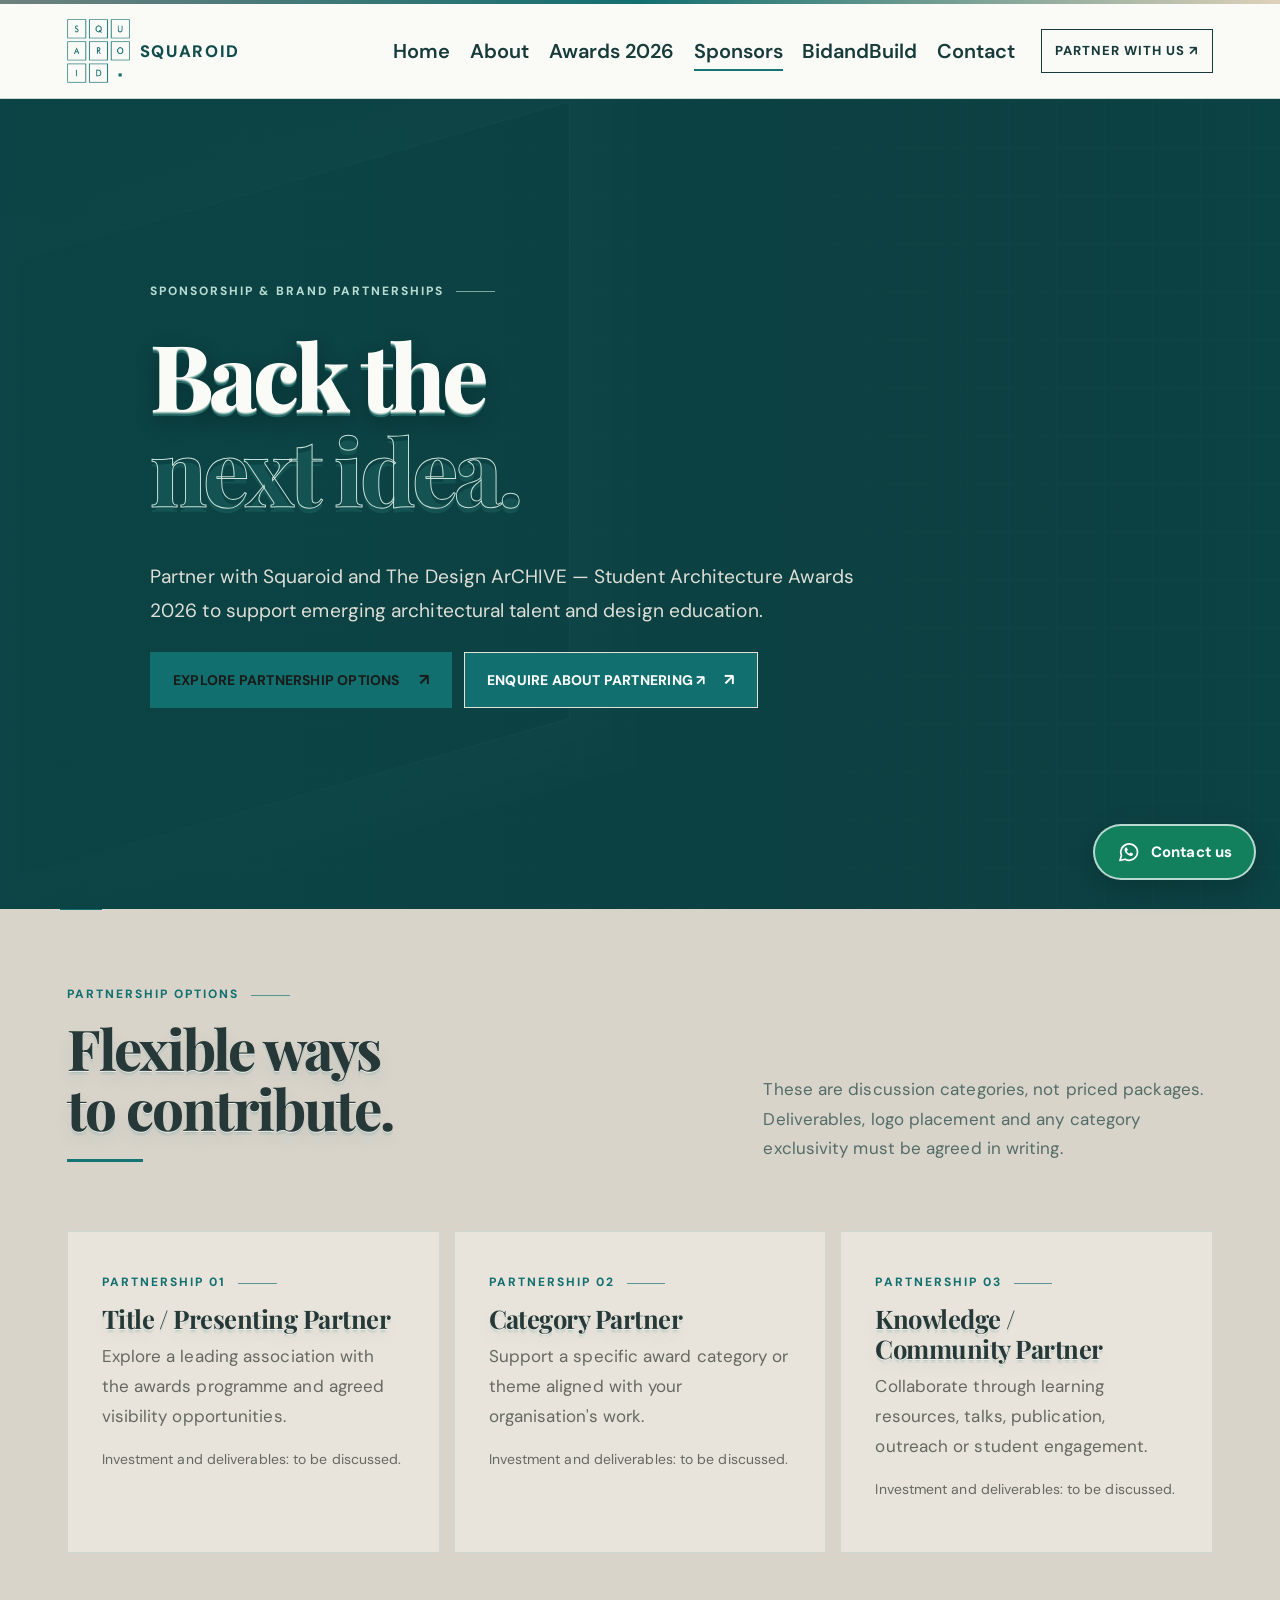
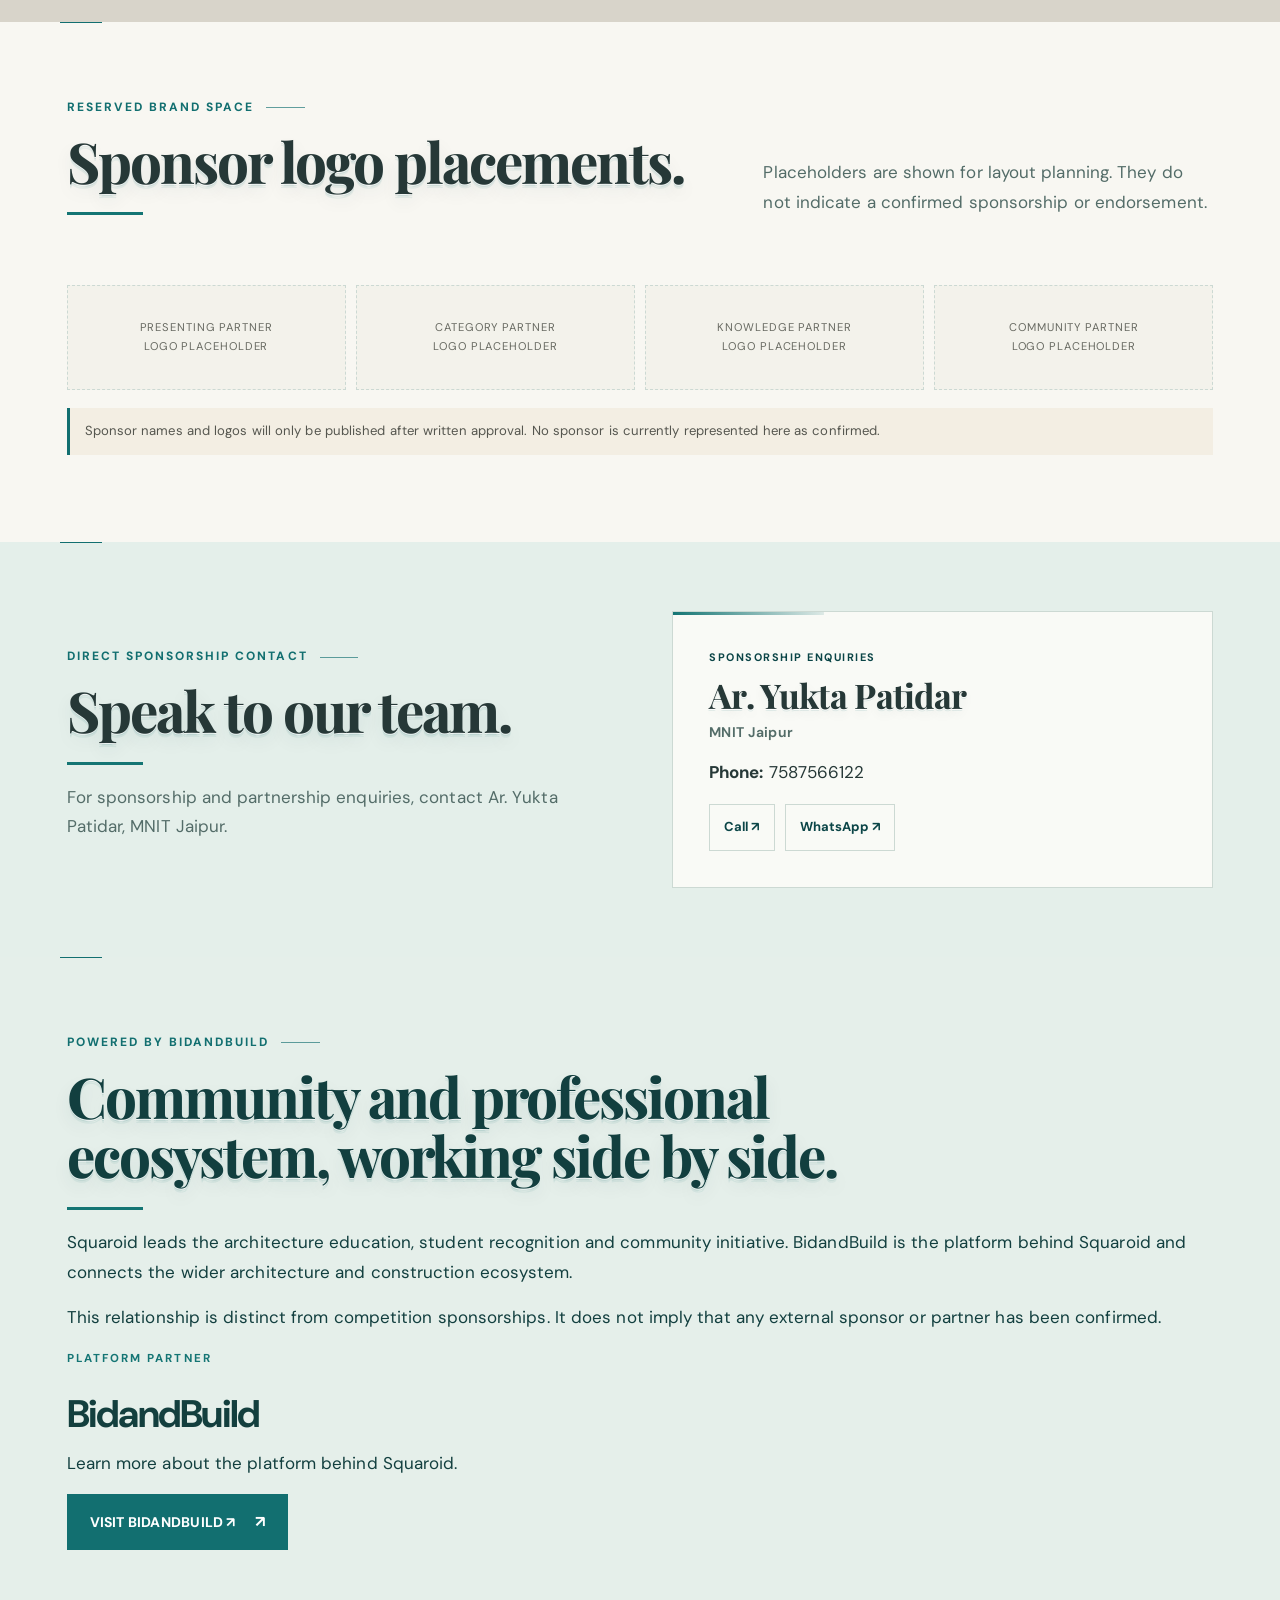
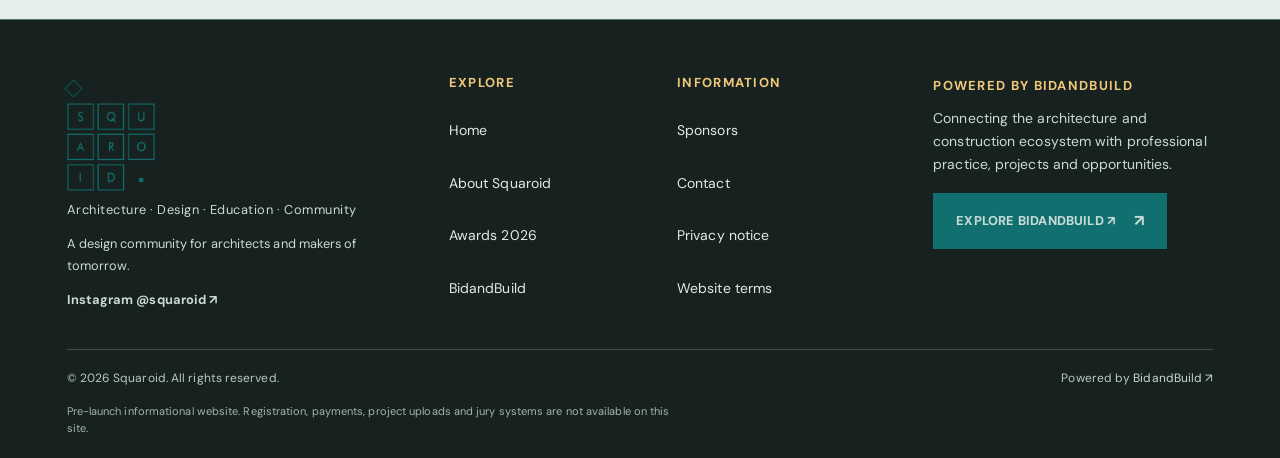
<file: sponsorship.html>
<!doctype html>
<html lang="en-IN"><head><meta charset="utf-8"/><meta content="width=device-width,initial-scale=1" name="viewport"/><meta content="#F8F7F2" name="theme-color"/><meta content="Explore sponsorship and brand partnership opportunities with Squaroid and The Design ArCHIVE Student Architecture Awards 2026." name="description"/><meta content="index,follow,max-image-preview:large" name="robots"/><meta content="Squaroid, architecture competition India, student architecture awards 2026, architecture design community, architecture sponsorship, architecture students, design education, sustainable architecture" name="keywords"/><meta content="website" property="og:type"/><meta content="Squaroid" property="og:site_name"/><meta content="Sponsor Squaroid | Architecture Awards &amp; Design Partnerships" property="og:title"/><meta content="Explore sponsorship and brand partnership opportunities with Squaroid and The Design ArCHIVE Student Architecture Awards 2026." property="og:description"/><meta content="https://images.unsplash.com/photo-1511818966892-d7d671e672a2?auto=format&amp;fit=crop&amp;w=1200&amp;q=85" property="og:image"/><meta content="summary_large_image" name="twitter:card"/><meta content="Sponsor Squaroid | Architecture Awards &amp; Design Partnerships" name="twitter:title"/><meta content="Explore sponsorship and brand partnership opportunities with Squaroid and The Design ArCHIVE Student Architecture Awards 2026." name="twitter:description"/><title>Sponsor Squaroid | Architecture Awards &amp; Design Partnerships</title><link href="https://fonts.googleapis.com" rel="preconnect"/><link crossorigin="" href="https://fonts.gstatic.com" rel="preconnect"/><link href="https://fonts.googleapis.com/css2?family=DM+Sans:wght@400;500;600;700&amp;family=Playfair+Display:wght@400;500;600;700&amp;display=swap" rel="stylesheet"/><link href="assets/squaroid-favicon.png" rel="icon" type="image/png"/><link href="assets/site.css?v=squaroid-compact-20261015" rel="stylesheet"/><script type="application/ld+json">{"@context":"https://schema.org","@type":"Organization","name":"Squaroid","description":"A design community for architecture, design, education and community.","sameAs":[]}</script><link rel="canonical" href="https://www.squaroid.in/sponsorship.html"/><meta property="og:url" content="https://www.squaroid.in/sponsorship.html"/></head><body><div class="topline"></div><header class="site-header" id="header"><div class="wrap nav" id="nav"><a aria-label="Squaroid home" class="brand squaroid-logo-link" href="index.html"><img alt="Squaroid logo: teal letters in architectural grid boxes" src="assets/squaroid-official-logo-teal.png"/><span class="brand-wordmark">SQUAROID</span></a><nav aria-label="Main navigation" class="nav-links"><a href="index.html">Home</a><a href="about.html">About</a><a href="competition.html">Awards 2026</a><a aria-current="page" href="sponsorship.html">Sponsors</a><a href="bidandbuild.html">BidandBuild</a><a href="contact.html">Contact</a></nav><a class="nav-cta" href="sponsorship.html">Partner with us ↗</a><button aria-expanded="false" aria-label="Open navigation" class="menu" id="menu">☰</button></div></header><main><section class="hero"><div class="hero-bg"></div><div class="wrap hero-content"><div class="eyebrow">Sponsorship &amp; brand partnerships</div><h1>Back the<br/><span class="outline">next idea.</span></h1><p>Partner with Squaroid and The Design ArCHIVE — Student Architecture Awards 2026 to support emerging architectural talent and design education.</p><div class="actions"><a class="btn gold" href="#packages">Explore partnership options</a><a class="btn light" href="contact.html">Enquire about partnering ↗</a></div></div></section>

<section class="section" id="packages" style="background:#d8d4ca"><div class="wrap"><div class="section-head"><div><div class="eyebrow">Partnership options</div><h2>Flexible ways to contribute.</h2></div><p>These are discussion categories, not priced packages. Deliverables, logo placement and any category exclusivity must be agreed in writing.</p></div><div class="grid-3"><div class="tier"><div class="eyebrow">PARTNERSHIP 01</div><h3>Title / Presenting Partner</h3><p>Explore a leading association with the awards programme and agreed visibility opportunities.</p><p class="small muted">Investment and deliverables: to be discussed.</p></div><div class="tier"><div class="eyebrow">PARTNERSHIP 02</div><h3>Category Partner</h3><p>Support a specific award category or theme aligned with your organisation's work.</p><p class="small muted">Investment and deliverables: to be discussed.</p></div><div class="tier"><div class="eyebrow">PARTNERSHIP 03</div><h3>Knowledge / Community Partner</h3><p>Collaborate through learning resources, talks, publication, outreach or student engagement.</p><p class="small muted">Investment and deliverables: to be discussed.</p></div></div></div></section>
<section class="section"><div class="wrap"><div class="section-head"><div><div class="eyebrow">Reserved brand space</div><h2>Sponsor logo placements.</h2></div><p>Placeholders are shown for layout planning. They do not indicate a confirmed sponsorship or endorsement.</p></div><div class="grid-4"><div class="logo-slot">Presenting partner<br/>Logo placeholder</div><div class="logo-slot">Category partner<br/>Logo placeholder</div><div class="logo-slot">Knowledge partner<br/>Logo placeholder</div><div class="logo-slot">Community partner<br/>Logo placeholder</div></div><div class="note">Sponsor names and logos will only be published after written approval. No sponsor is currently represented here as confirmed.</div></div></section>

<section class="section sponsor-focus"><div class="wrap two-col"><div><div class="eyebrow">Direct sponsorship contact</div><h2>Speak to our team.</h2><p class="muted">For sponsorship and partnership enquiries, contact Ar. Yukta Patidar, MNIT Jaipur.</p></div>
<div class="contact-card"><div class="person-role">Sponsorship Enquiries</div><h3>Ar. Yukta Patidar</h3><div class="affiliation">MNIT Jaipur</div><p><strong>Phone:</strong> <a href="tel:+917587566122">7587566122</a></p><div class="contact-actions"><a href="tel:+917587566122">Call ↗</a><a href="https://wa.me/917587566122" rel="noopener" target="_blank">WhatsApp ↗</a></div></div></div></section>
<section class="section bnb-platform" id="bidandbuild-partner-story"><div class="wrap bnb-platform-inner"><div><div class="eyebrow">Powered by BidandBuild</div><h2>Community and professional ecosystem, working side by side.</h2><p>Squaroid leads the architecture education, student recognition and community initiative. BidandBuild is the platform behind Squaroid and connects the wider architecture and construction ecosystem.</p><p>This relationship is distinct from competition sponsorships. It does not imply that any external sponsor or partner has been confirmed.</p></div><div class="bnb-card"><span class="bnb-kicker">PLATFORM PARTNER</span><div class="bnb-wordmark">BidandBuild</div><p>Learn more about the platform behind Squaroid.</p><a class="btn" href="https://www.bidandbuild.in/?utm_source=squaroid&amp;utm_medium=website&amp;utm_campaign=brand_awareness" rel="noopener noreferrer" target="_blank">Visit BidandBuild ↗</a></div></div></section>
</main><footer class="site-footer"><div class="wrap"><div class="footer-grid">
<div class="footer-intro"><a aria-label="Squaroid home" class="brand squaroid-footer-logo" href="index.html"><img alt="Squaroid logo" src="assets/squaroid-official-logo-teal.png"/></a><p class="footer-tagline">Architecture · Design · Education · Community</p><p>A design community for architects and makers of tomorrow.</p><a class="footer-social" href="https://www.instagram.com/squaroid/" rel="noopener noreferrer" target="_blank">Instagram @squaroid ↗</a></div>
<div class="footer-links"><strong>Explore</strong><a href="index.html">Home</a><a href="about.html">About Squaroid</a><a href="competition.html">Awards 2026</a><a href="bidandbuild.html">BidandBuild</a></div>
<div class="footer-links"><strong>Information</strong><a href="sponsorship.html">Sponsors</a><a href="contact.html">Contact</a><a href="privacy.html">Privacy notice</a><a href="terms.html">Website terms</a></div>
<div class="footer-partner"><strong>Powered by BidandBuild</strong><p>Connecting the architecture and construction ecosystem with professional practice, projects and opportunities.</p><a class="btn btn-small" href="https://www.bidandbuild.in/?utm_source=squaroid&amp;utm_medium=website&amp;utm_campaign=brand_footer" rel="noopener noreferrer" target="_blank">Explore BidandBuild ↗</a></div>
</div><div class="footer-bottom"><span>© 2026 Squaroid. All rights reserved.</span><span>Powered by <a href="https://www.bidandbuild.in/?utm_source=squaroid&amp;utm_medium=website&amp;utm_campaign=brand_footer" rel="noopener noreferrer" target="_blank">BidandBuild ↗</a></span></div><p class="footer-note">Pre-launch informational website. Registration, payments, project uploads and jury systems are not available on this site.</p></div></footer><script src="assets/site.js"></script><a aria-label="Contact Squaroid on WhatsApp" class="whatsapp-float" href="https://wa.me/917587566122?text=Hello%20Squaroid%2C%20I%20would%20like%20to%20know%20more%20about%20the%20Design%20ArCHIVE%20Awards%20and%20partnership%20opportunities." rel="noopener noreferrer" target="_blank"><svg aria-hidden="true" class="whatsapp-symbol" focusable="false" viewbox="0 0 24 24"><path d="M20.5 11.8a8.4 8.4 0 0 1-12.4 7.4L3 20.5l1.4-4.9a8.4 8.4 0 1 1 16.1-3.8Z" fill="none" stroke="currentColor" stroke-linejoin="round" stroke-width="1.7"></path><path d="M8.2 7.9c.2-.5.4-.5.7-.5h.5c.2 0 .4.1.5.4l.8 1.8c.1.2.1.4-.1.6l-.6.7c-.2.2-.2.4-.1.6.5.9 1.2 1.6 2.1 2.1.2.1.4.1.6-.1l.7-.8c.2-.2.4-.2.6-.1l1.8.8c.3.1.4.3.4.5 0 .4-.2 1.1-.7 1.5-.5.4-1.1.6-1.8.5-1-.1-2.3-.7-3.7-1.9-1.2-1-2.1-2.4-2.3-3.5-.2-.9.1-1.8.6-2.3Z" fill="currentColor"></path></svg><span class="whatsapp-label">Contact us</span></a>
</body></html>
</file>
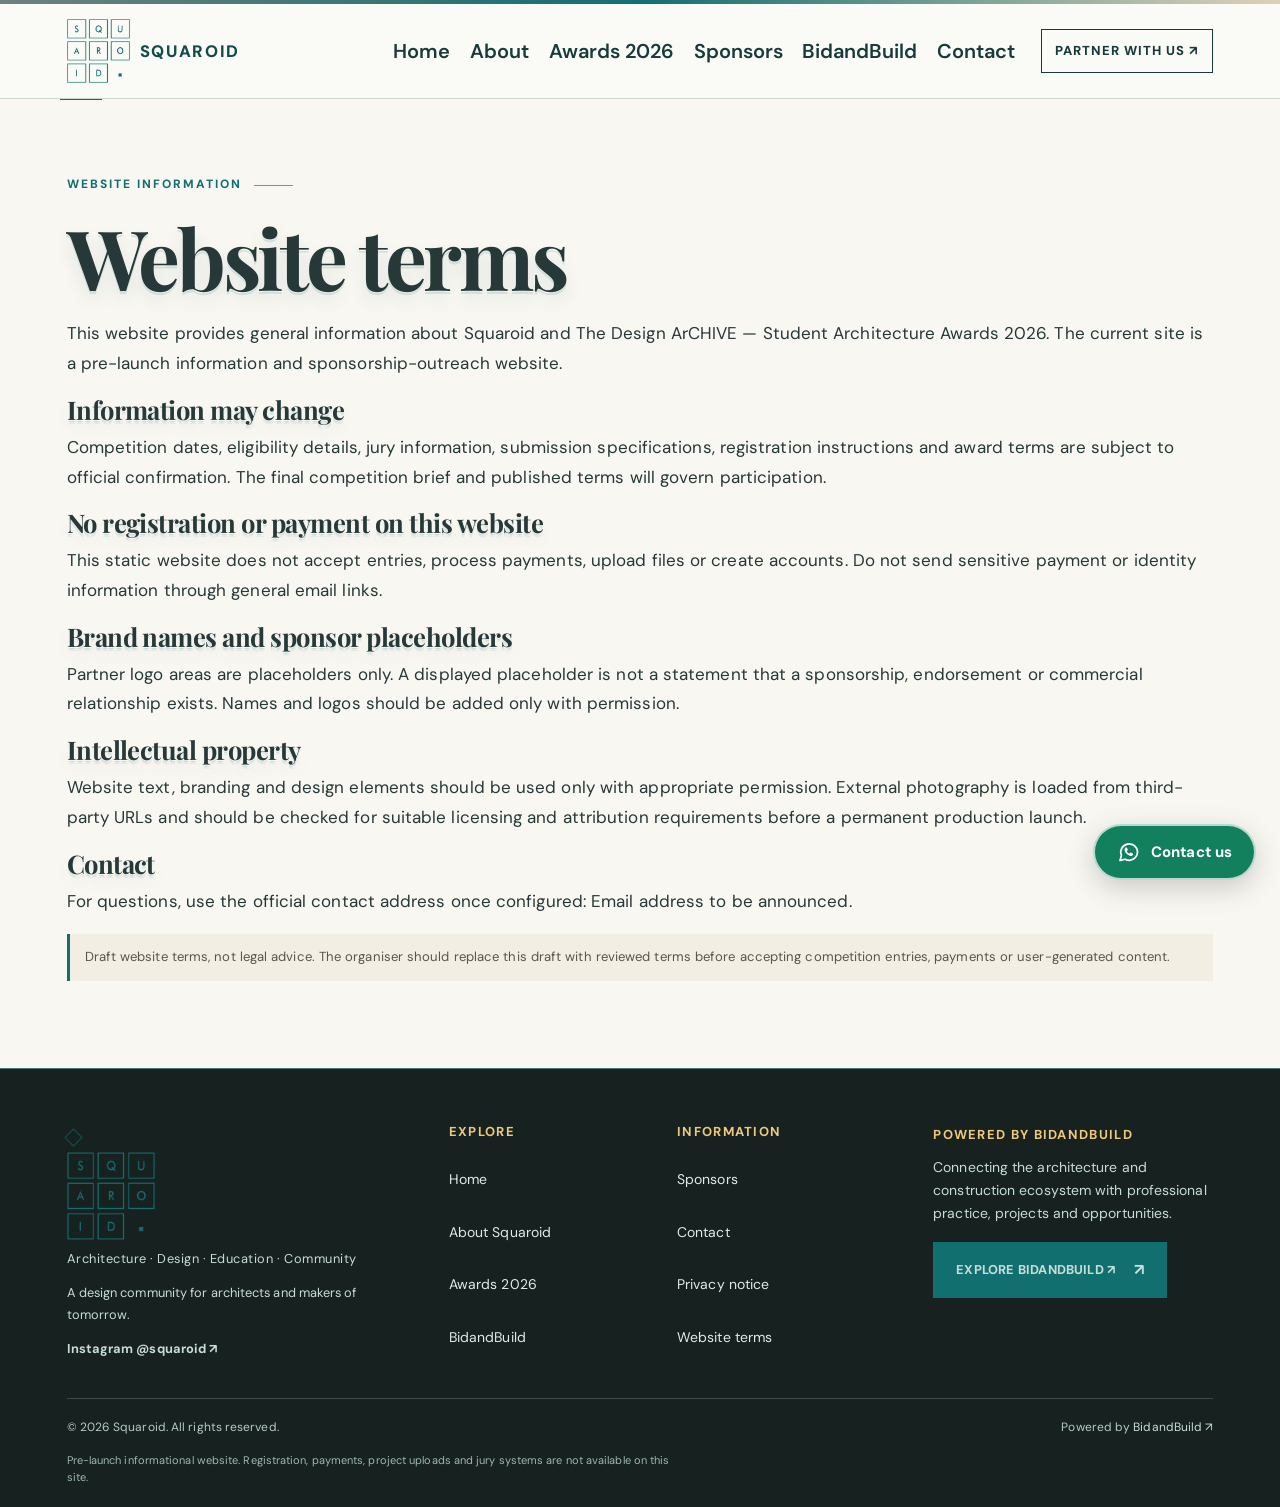
<file: terms.html>
<!doctype html>
<html lang="en-IN"><head><meta charset="utf-8"/><meta content="width=device-width,initial-scale=1" name="viewport"/><meta content="#F8F7F2" name="theme-color"/><meta content="Read the draft website terms for Squaroid's pre-launch informational website and The Design ArCHIVE Student Architecture Awards 2026." name="description"/><meta content="index,follow,max-image-preview:large" name="robots"/><meta content="Squaroid, architecture competition India, student architecture awards 2026, architecture design community, architecture sponsorship, architecture students, design education, sustainable architecture" name="keywords"/><meta content="website" property="og:type"/><meta content="Squaroid" property="og:site_name"/><meta content="Website Terms | Squaroid" property="og:title"/><meta content="Read the draft website terms for Squaroid's pre-launch informational website and The Design ArCHIVE Student Architecture Awards 2026." property="og:description"/><meta content="https://images.unsplash.com/photo-1511818966892-d7d671e672a2?auto=format&amp;fit=crop&amp;w=1200&amp;q=85" property="og:image"/><meta content="summary_large_image" name="twitter:card"/><meta content="Website Terms | Squaroid" name="twitter:title"/><meta content="Read the draft website terms for Squaroid's pre-launch informational website and The Design ArCHIVE Student Architecture Awards 2026." name="twitter:description"/><title>Website Terms | Squaroid</title><link href="https://fonts.googleapis.com" rel="preconnect"/><link crossorigin="" href="https://fonts.gstatic.com" rel="preconnect"/><link href="https://fonts.googleapis.com/css2?family=DM+Sans:wght@400;500;600;700&amp;family=Playfair+Display:wght@400;500;600;700&amp;display=swap" rel="stylesheet"/><link href="assets/squaroid-favicon.png" rel="icon" type="image/png"/><link href="assets/site.css?v=squaroid-compact-20261015" rel="stylesheet"/><script type="application/ld+json">{"@context":"https://schema.org","@type":"Organization","name":"Squaroid","description":"A design community for architecture, design, education and community.","sameAs":[]}</script><link rel="canonical" href="https://www.squaroid.in/terms.html"/><meta property="og:url" content="https://www.squaroid.in/terms.html"/></head><body><div class="topline"></div><header class="site-header" id="header"><div class="wrap nav" id="nav"><a aria-label="Squaroid home" class="brand squaroid-logo-link" href="index.html"><img alt="Squaroid logo: teal letters in architectural grid boxes" src="assets/squaroid-official-logo-teal.png"/><span class="brand-wordmark">SQUAROID</span></a><nav aria-label="Main navigation" class="nav-links"><a href="index.html">Home</a><a href="about.html">About</a><a href="competition.html">Awards 2026</a><a href="sponsorship.html">Sponsors</a><a href="bidandbuild.html">BidandBuild</a><a href="contact.html">Contact</a></nav><a class="nav-cta" href="sponsorship.html">Partner with us ↗</a><button aria-expanded="false" aria-label="Open navigation" class="menu" id="menu">☰</button></div></header><main><section class="section"><div class="wrap"><div class="eyebrow">Website information</div><h1>Website terms</h1><p class="intro-copy">This website provides general information about Squaroid and The Design ArCHIVE — Student Architecture Awards 2026. The current site is a pre-launch information and sponsorship-outreach website.</p><h3>Information may change</h3><p>Competition dates, eligibility details, jury information, submission specifications, registration instructions and award terms are subject to official confirmation. The final competition brief and published terms will govern participation.</p><h3>No registration or payment on this website</h3><p>This static website does not accept entries, process payments, upload files or create accounts. Do not send sensitive payment or identity information through general email links.</p><h3>Brand names and sponsor placeholders</h3><p>Partner logo areas are placeholders only. A displayed placeholder is not a statement that a sponsorship, endorsement or commercial relationship exists. Names and logos should be added only with permission.</p><h3>Intellectual property</h3><p>Website text, branding and design elements should be used only with appropriate permission. External photography is loaded from third-party URLs and should be checked for suitable licensing and attribution requirements before a permanent production launch.</p><h3>Contact</h3><p>For questions, use the official contact address once configured: Email address to be announced.</p><div class="note">Draft website terms, not legal advice. The organiser should replace this draft with reviewed terms before accepting competition entries, payments or user-generated content.</div></div></section></main><footer class="site-footer"><div class="wrap"><div class="footer-grid">
<div class="footer-intro"><a aria-label="Squaroid home" class="brand squaroid-footer-logo" href="index.html"><img alt="Squaroid logo" src="assets/squaroid-official-logo-teal.png"/></a><p class="footer-tagline">Architecture · Design · Education · Community</p><p>A design community for architects and makers of tomorrow.</p><a class="footer-social" href="https://www.instagram.com/squaroid/" rel="noopener noreferrer" target="_blank">Instagram @squaroid ↗</a></div>
<div class="footer-links"><strong>Explore</strong><a href="index.html">Home</a><a href="about.html">About Squaroid</a><a href="competition.html">Awards 2026</a><a href="bidandbuild.html">BidandBuild</a></div>
<div class="footer-links"><strong>Information</strong><a href="sponsorship.html">Sponsors</a><a href="contact.html">Contact</a><a href="privacy.html">Privacy notice</a><a href="terms.html">Website terms</a></div>
<div class="footer-partner"><strong>Powered by BidandBuild</strong><p>Connecting the architecture and construction ecosystem with professional practice, projects and opportunities.</p><a class="btn btn-small" href="https://www.bidandbuild.in/?utm_source=squaroid&amp;utm_medium=website&amp;utm_campaign=brand_footer" rel="noopener noreferrer" target="_blank">Explore BidandBuild ↗</a></div>
</div><div class="footer-bottom"><span>© 2026 Squaroid. All rights reserved.</span><span>Powered by <a href="https://www.bidandbuild.in/?utm_source=squaroid&amp;utm_medium=website&amp;utm_campaign=brand_footer" rel="noopener noreferrer" target="_blank">BidandBuild ↗</a></span></div><p class="footer-note">Pre-launch informational website. Registration, payments, project uploads and jury systems are not available on this site.</p></div></footer><script src="assets/site.js"></script><a aria-label="Contact Squaroid on WhatsApp" class="whatsapp-float" href="https://wa.me/917587566122?text=Hello%20Squaroid%2C%20I%20would%20like%20to%20know%20more%20about%20the%20Design%20ArCHIVE%20Awards%20and%20partnership%20opportunities." rel="noopener noreferrer" target="_blank"><svg aria-hidden="true" class="whatsapp-symbol" focusable="false" viewbox="0 0 24 24"><path d="M20.5 11.8a8.4 8.4 0 0 1-12.4 7.4L3 20.5l1.4-4.9a8.4 8.4 0 1 1 16.1-3.8Z" fill="none" stroke="currentColor" stroke-linejoin="round" stroke-width="1.7"></path><path d="M8.2 7.9c.2-.5.4-.5.7-.5h.5c.2 0 .4.1.5.4l.8 1.8c.1.2.1.4-.1.6l-.6.7c-.2.2-.2.4-.1.6.5.9 1.2 1.6 2.1 2.1.2.1.4.1.6-.1l.7-.8c.2-.2.4-.2.6-.1l1.8.8c.3.1.4.3.4.5 0 .4-.2 1.1-.7 1.5-.5.4-1.1.6-1.8.5-1-.1-2.3-.7-3.7-1.9-1.2-1-2.1-2.4-2.3-3.5-.2-.9.1-1.8.6-2.3Z" fill="currentColor"></path></svg><span class="whatsapp-label">Contact us</span></a>
</body></html>
</file>
<file: assets/site.css>
:root{--ink:#20221f;--paper:#efede6;--white:#faf9f5;--muted:#777970;--line:#cbc8bd;--bronze:#b88759;--bronze-dark:#80583a;--sage:#6e817f;--serif:"Playfair Display",Georgia,serif;--sans:"DM Sans",Arial,sans-serif}
*{box-sizing:border-box}html{scroll-behavior:smooth;scroll-padding-top:90px}body{margin:0;color:var(--ink);background:var(--paper);font-family:var(--sans);line-height:1.65;background-image:linear-gradient(#464c4407 1px,transparent 1px),linear-gradient(90deg,#464c4407 1px,transparent 1px);background-size:32px 32px}a{color:inherit;text-decoration:none}img{max-width:100%;display:block}.wrap{width:min(1160px,calc(100% - 42px));margin:auto}.eyebrow{font-size:.7rem;letter-spacing:.18em;text-transform:uppercase;font-weight:700;color:var(--bronze-dark)}h1,h2,h3,.serif{font-family:var(--serif);font-weight:500;letter-spacing:-.035em}h1{font-size:clamp(3rem,8vw,6.5rem);line-height:.98;margin:18px 0 22px}h2{font-size:clamp(2.25rem,5vw,4rem);line-height:1.08;margin:10px 0 18px}h3{font-size:1.35rem;line-height:1.3;margin:8px 0}p{margin:0 0 16px}.muted{color:var(--muted)}.small{font-size:.82rem}.topline{height:4px;background:linear-gradient(90deg,var(--sage),var(--bronze),#ded1b9)}
header{position:sticky;top:0;z-index:20;background:#efede6ed;backdrop-filter:blur(14px);border-bottom:1px solid var(--line)}.nav{min-height:75px;display:flex;align-items:center;justify-content:space-between;gap:20px}.brand{font-weight:700;letter-spacing:.15em;font-size:1.08rem;white-space:nowrap}.brand:before{content:"";display:inline-block;width:11px;height:11px;border:1px solid var(--bronze-dark);transform:rotate(45deg);margin-right:10px}.brand small{display:block;margin-left:23px;font-size:.56rem;font-weight:500;letter-spacing:.04em;color:var(--muted)}.navlinks{display:flex;gap:19px;font-size:.78rem}.navlinks a:hover{color:var(--bronze-dark)}.nav-cta{border:1px solid var(--ink);padding:10px 13px;font-size:.7rem;font-weight:700;letter-spacing:.08em;text-transform:uppercase}.nav-cta:hover{background:var(--ink);color:var(--white)}.menu{display:none;border:0;background:none;font-size:1.6rem}
.btn{display:inline-flex;align-items:center;justify-content:center;padding:13px 17px;border:1px solid var(--ink);background:transparent;color:var(--ink);font-size:.72rem;font-weight:700;letter-spacing:.08em;text-transform:uppercase;transition:transform .25s,background .25s,color .25s;position:relative;overflow:hidden}.btn:hover{transform:translateY(-2px);background:var(--ink);color:white}.btn.gold{background:var(--bronze);border-color:var(--bronze);color:#191b18}.btn.gold:hover{background:#c69a6c}.btn.light{border-color:#e8e1d5;color:white}.btn.light:hover{background:white;color:var(--ink)}.hero{min-height:570px;display:flex;align-items:center;position:relative;overflow:hidden;background:#202521;color:#f8f5ee;isolation:isolate}.hero-bg{position:absolute;inset:0;z-index:-2;background:linear-gradient(90deg,#171a17f2 0%,#171a17c9 48%,#171a1728 100%),url("https://images.unsplash.com/photo-1511818966892-d7d671e672a2?auto=format&fit=crop&w=2200&q=85") center/cover}.hero:after{content:"";position:absolute;inset:18px;z-index:-1;border:1px solid #e8d7bb38;pointer-events:none}.hero-content{padding:80px 0;max-width:850px}.hero .eyebrow{color:#d4b48b}.hero .outline{color:transparent;-webkit-text-stroke:1px #f4ead9}.hero p{max-width:620px;color:#dedfd7;font-size:1.04rem}.actions{display:flex;flex-wrap:wrap;gap:12px;margin:25px 0}.hero-meta{display:flex;gap:30px;flex-wrap:wrap;border-top:1px solid #666a60;padding-top:18px;color:#d0d0c7;font-size:.68rem;text-transform:uppercase;letter-spacing:.1em}.hero-meta strong{display:block;color:#fff;font-size:.82rem;letter-spacing:.03em}
.section{padding:80px 0;position:relative}.section:before{content:"";position:absolute;left:max(21px,calc((100% - 1160px)/2));top:0;width:42px;height:1px;background:var(--bronze)}.section-head{display:flex;justify-content:space-between;align-items:end;gap:28px;margin-bottom:35px}.section-head p{max-width:450px;color:var(--muted)}.two-col{display:grid;grid-template-columns:1fr 1fr;gap:55px;align-items:center}.intro-copy{font-size:1.08rem}.pillars{display:grid;grid-template-columns:1fr 1fr;border-top:1px solid var(--line);border-left:1px solid var(--line)}.pillar{padding:21px;border-right:1px solid var(--line);border-bottom:1px solid var(--line);min-height:140px;transition:transform .25s}.pillar:hover,.tile:hover{transform:translateY(-4px)}.pillar .num{font-size:.68rem;color:var(--bronze-dark)}.pillar h3{font-size:1.4rem}.pillar p{font-size:.8rem;color:var(--muted);margin:0}.dark{background:#202521;color:var(--white);background-image:linear-gradient(90deg,transparent 49.8%,#ffffff0a 50%,transparent 50.2%),linear-gradient(#ffffff08 1px,transparent 1px);background-size:100% 100%,100% 48px}.dark .eyebrow{color:#c9a779}.dark p{color:#c4c5bc}.grid-2{display:grid;grid-template-columns:repeat(2,1fr);gap:12px}.grid-3{display:grid;grid-template-columns:repeat(3,1fr);gap:12px}.grid-4{display:grid;grid-template-columns:repeat(4,1fr);gap:10px}.tile{border:1px solid var(--line);padding:22px;min-height:140px;transition:transform .25s,border-color .25s;background:#faf9f540}.tile:hover{border-color:var(--bronze)}.tile p{font-size:.84rem;color:var(--muted);margin-bottom:0}.tile .num{font-size:.7rem;color:var(--bronze-dark);letter-spacing:.1em}.tile h3{margin:10px 0}.tag-row{display:flex;gap:8px;flex-wrap:wrap;margin:18px 0}.tag{border:1px solid #c2bcaf;padding:7px 10px;font-size:.72rem}.fees{display:flex;gap:30px;border-block:1px solid #c6c0b3;padding:16px 0;margin:22px 0}.fees strong{display:block;font:500 1.65rem var(--serif)}.fees span{font-size:.67rem;color:var(--muted);text-transform:uppercase;letter-spacing:.1em}.note{border-left:3px solid var(--bronze);padding:12px 15px;background:#f3eee3;font-size:.82rem;color:#55564f;margin:18px 0}.banner{padding:62px 0;background:#cfc8b9}.banner .quote{font:clamp(1.5rem,3vw,2.5rem)/1.35 var(--serif)}.timeline{display:grid;grid-template-columns:repeat(4,1fr);border-top:1px solid var(--line);border-left:1px solid var(--line)}.time{padding:20px;border-right:1px solid var(--line);border-bottom:1px solid var(--line);min-height:145px}.time .n{font:2rem var(--serif);color:var(--bronze-dark)}.time p{font-size:.82rem;color:var(--muted);margin-top:8px}.award-grid{display:grid;grid-template-columns:repeat(3,1fr);gap:1px;background:#bdb7aa;border:1px solid #bdb7aa}.award{padding:26px;background:#f0ede5;min-height:195px}.award .amount{font:2.4rem/1.1 var(--serif);color:var(--bronze-dark);margin:18px 0 8px}.award p{font-size:.82rem;color:var(--muted)}.criteria{border-top:1px solid var(--line)}.criterion{display:grid;grid-template-columns:1fr 55px;gap:10px;padding:12px 0;border-bottom:1px solid var(--line);font-size:.86rem}.criterion strong{text-align:right}.logo-slot{min-height:105px;border:1px dashed #9c988e;display:flex;align-items:center;justify-content:center;text-align:center;padding:12px;color:#686a62;font-size:.7rem;letter-spacing:.08em;text-transform:uppercase;background:#efede680}.tier{border:1px solid #bdb7aa;padding:24px;background:#e8e4db;min-height:200px}.tier p{font-size:.82rem;color:#66685f}.faq{border-top:1px solid var(--line);padding:18px 0}.faq h3{font-size:1.3rem}.faq p{font-size:.84rem;color:var(--muted);margin:0}.form-shell{max-width:750px;border:1px solid var(--line);padding:26px;background:#faf9f570}.form-shell label{display:block;font-size:.8rem;font-weight:600;margin:14px 0 5px}.form-shell input,.form-shell textarea,.form-shell select{width:100%;padding:12px;border:1px solid #bdb7aa;background:#faf9f5;color:var(--ink);font:inherit}.form-shell textarea{min-height:115px}.form-shell .note{margin-bottom:0}.form-shell button{cursor:pointer}.final-cta{background:#252a25;color:#fff;padding:68px 0}.final-inner{display:flex;justify-content:space-between;align-items:end;gap:30px}.final-cta .eyebrow{color:#c9a779}.final-cta p{color:#c8c9c1;max-width:600px}
footer{background:#171a17;color:#dddcd5;padding:42px 0 22px;border-top:3px solid #8f7556}.footer-grid{display:grid;grid-template-columns:2fr 1fr 1fr;gap:35px;padding-bottom:30px}.footer-brand{font-weight:700;letter-spacing:.13em}.footer-grid p,.footer-grid a{font-size:.8rem;color:#aaa99f}.footer-grid a{display:block;margin:8px 0}.footer-grid a:hover{color:#fff}.footer-note{font-size:.75rem;color:#aaa99f;max-width:620px}.copyright{border-top:1px solid #3c4038;padding-top:16px;display:flex;justify-content:space-between;gap:15px;color:#8e9086;font-size:.7rem}
.reveal{opacity:0;transform:translateY(18px);transition:opacity .7s,transform .7s cubic-bezier(.2,.7,.2,1)}.reveal.visible{opacity:1;transform:none}.reveal[data-delay="1"]{transition-delay:.08s}.reveal[data-delay="2"]{transition-delay:.16s}.reveal[data-delay="3"]{transition-delay:.24s}@keyframes rise{from{opacity:0;transform:translateY(16px)}to{opacity:1;transform:none}}.hero .eyebrow,.hero h1,.hero p,.hero .actions,.hero-meta{animation:rise .8s both}.hero h1{animation-delay:.08s}.hero p{animation-delay:.15s}.hero .actions{animation-delay:.22s}.hero-meta{animation-delay:.29s}
@media(max-width:900px){.navlinks{display:none}.nav-cta{display:none}.menu{display:block}.nav.open{flex-wrap:wrap;padding:12px 0}.nav.open .navlinks{display:flex;order:3;width:100%;flex-direction:column;gap:0}.nav.open .navlinks a{padding:9px 0;border-top:1px solid var(--line)}.two-col{gap:28px}.grid-4{grid-template-columns:repeat(2,1fr)}.timeline{grid-template-columns:repeat(2,1fr)}.award-grid,.grid-3{grid-template-columns:1fr}.section{padding:62px 0}.section-head,.two-col{display:grid;grid-template-columns:1fr;gap:20px}.final-inner{display:block}.final-inner .actions{margin-top:22px}.footer-grid{grid-template-columns:1fr 1fr}.footer-grid>div:first-child{grid-column:1/-1}}
@media(max-width:560px){.wrap{width:calc(100% - 32px)}h1{font-size:3.2rem}.hero{min-height:590px}.hero-meta{gap:16px}.hero-meta>div{min-width:40%}.grid-2,.grid-4{grid-template-columns:1fr}.fees{gap:20px}.footer-grid{grid-template-columns:1fr}.footer-grid>div:first-child{grid-column:auto}.copyright{display:block}.copyright span{display:block;margin:5px 0}.section:before{left:16px}}
@media(prefers-reduced-motion:reduce){html{scroll-behavior:auto}*,*:before,*:after{animation-duration:.01ms!important;animation-iteration-count:1!important;transition-duration:.01ms!important;scroll-behavior:auto!important}.reveal{opacity:1;transform:none}}

/* Sponsor-first typographic identity; no legacy square-letter logo */
.squaroid-wordmark{display:flex;flex-direction:column;gap:1px;line-height:1.1;text-decoration:none;letter-spacing:0!important}
.squaroid-wordmark:before{display:none!important}
.wordmark-main{font-family:var(--serif);font-weight:600;font-size:1.5rem;letter-spacing:.18em;color:inherit;text-shadow:0 1px 0 #d9d2c6,1px 2px 0 #8d877b,2px 4px 0 #4e5149;display:block;transition:transform .35s,text-shadow .35s}
.squaroid-wordmark:hover .wordmark-main{transform:perspective(300px) rotateX(8deg) translateY(-2px);text-shadow:0 1px 0 #d9d2c6,1px 2px 0 #8d877b,2px 4px 0 #4e5149,0 8px 14px #20221f35}
.wordmark-dot{color:var(--bronze)}
.wordmark-sub{display:block;font-family:var(--sans);font-size:.5rem!important;font-weight:500!important;letter-spacing:.12em!important;color:var(--muted);line-height:1.5;margin:4px 0 0!important;max-width:none!important}
footer .wordmark-main{color:#f4eee4}
footer .wordmark-sub{color:#aaa99f}
.contact-card{border:1px solid var(--line);padding:22px;background:#faf9f570;position:relative;overflow:hidden;transition:transform .35s,border-color .35s,box-shadow .35s}
.contact-card:before{content:"";position:absolute;top:0;left:0;width:3px;height:100%;background:var(--bronze);transform:scaleY(0);transform-origin:bottom;transition:transform .35s}
.contact-card:hover{transform:translateY(-4px);border-color:var(--bronze);box-shadow:0 14px 28px #20221f12}
.contact-card:hover:before{transform:scaleY(1)}
.contact-card .person-role{font-size:.68rem;letter-spacing:.14em;text-transform:uppercase;color:var(--bronze-dark);font-weight:700}
.contact-card h3{font-size:1.45rem;margin:9px 0 4px}
.contact-card .affiliation{font-size:.85rem;color:var(--muted);margin-bottom:14px}
.contact-actions{display:flex;gap:9px;flex-wrap:wrap;margin-top:15px}
.contact-actions a{display:inline-flex;padding:9px 11px;border:1px solid var(--line);font-size:.75rem;font-weight:700}
.contact-actions a:hover{background:var(--ink);color:#fff}
.sponsor-focus{background:#ded8cb}
.sponsor-focus .contact-card{background:#f5f2eb}
.team-grid{display:grid;grid-template-columns:repeat(3,1fr);gap:12px}
@media(max-width:720px){.team-grid{grid-template-columns:1fr}.wordmark-main{font-size:1.25rem}.wordmark-sub{font-size:.45rem!important;letter-spacing:.08em!important}}

/* Squaroid design system refinement — legibility, grid and proportional rhythm */
:root{
 --space-unit:8px;
 --type-body:17px;
 --type-small:14px;
 --type-lead:clamp(18px,1.35vw,21px);
 --type-h1:clamp(48px,7vw,96px);
 --type-h2:clamp(34px,4.2vw,58px);
 --type-h3:clamp(23px,2.3vw,31px);
 --page-gutter:clamp(22px,5.4vw,88px);
 --content-max:1240px;
}
html{scroll-behavior:smooth}
body{font-size:var(--type-body);line-height:1.72;letter-spacing:.005em}
.wrap{width:min(calc(100% - var(--page-gutter)*2),var(--content-max));margin-inline:auto}
p,li{font-size:1rem;line-height:1.72}
small,.small,.muted.small{font-size:var(--type-small)}
h1{font-size:var(--type-h1);line-height:.99;letter-spacing:-.045em}
h2{font-size:var(--type-h2);line-height:1.08;letter-spacing:-.035em}
h3{font-size:var(--type-h3);line-height:1.18;letter-spacing:-.02em}
.section{padding-block:clamp(64px,8vw,112px)}
.section-head{gap:clamp(22px,4vw,60px);margin-bottom:clamp(28px,4vw,52px)}
.hero{min-height:min(850px,92svh);display:flex;align-items:center}
.hero-content{max-width:920px;padding-block:clamp(72px,10vw,128px)}
.hero p{font-size:var(--type-lead);max-width:680px}
.eyebrow{font-size:12px;letter-spacing:.17em;font-weight:700}
.nav{min-height:92px;gap:28px}
.squaroid-wordmark .wordmark-main{font-size:clamp(27px,2.5vw,38px);letter-spacing:.15em;text-shadow:0 1px 0 #d9d2c6,1px 2px 0 #8d877b,2px 4px 0 #4e5149,0 8px 15px #20221f20}
.squaroid-wordmark .wordmark-sub{font-size:10px!important;letter-spacing:.105em!important;max-width:290px;line-height:1.5}
.btn{font-size:14px;min-height:48px;padding:14px 22px}
.tile,.contact-card,.award,.tier,.time{padding:clamp(22px,3vw,34px)}
.tile p,.contact-card p{font-size:16px}
.grid-3{gap:18px}
.two-col{gap:clamp(28px,5vw,72px)}
.contact-card h3{font-size:clamp(24px,2.4vw,32px)}
.contact-actions a{font-size:14px;padding:12px 15px}
table{font-size:15px}
footer{font-size:15px}
@media(max-width:720px){
 :root{--page-gutter:22px;--type-body:16px;--type-h1:clamp(43px,12vw,66px);--type-h2:clamp(31px,8vw,42px);--type-h3:24px}
 .nav{min-height:78px;gap:14px}
 .hero{min-height:76svh}
 .hero-content{padding-block:64px}
 .section{padding-block:62px}
 .squaroid-wordmark .wordmark-main{font-size:26px}
 .squaroid-wordmark .wordmark-sub{font-size:8px!important;letter-spacing:.07em!important;max-width:230px}
}

/* SQUAROID TEAL EDITION — accessible responsive architectural design */
:root{
 --ink:#173b3c;
 --paper:#f8f8f4;
 --surface:#eeefea;
 --muted:#586e6c;
 --line:#c8d5d1;
 --bronze:#2c8580;
 --bronze-dark:#155f60;
 --depth-gold:#83b9b1;
 --teal:#126f70;
 --teal-dark:#0d4f52;
 --teal-soft:#dcebe6;
 --page-gutter:clamp(20px,5vw,76px);
 --content-max:1240px;
 --type-body:17px;
 --type-h1:clamp(43px,7vw,92px);
 --type-h2:clamp(32px,4.2vw,56px);
 --type-h3:clamp(22px,2.5vw,30px);
 --ease-architecture:cubic-bezier(.18,.72,.22,1);
}
html{scroll-behavior:smooth;scroll-padding-top:90px}
body{background:var(--paper);color:var(--ink);font-size:var(--type-body);line-height:1.72}
.wrap{width:min(calc(100% - var(--page-gutter)*2),var(--content-max));margin-inline:auto}
p,li{font-size:1rem;line-height:1.72}
h1{font-size:var(--type-h1);line-height:1;letter-spacing:-.045em}
h2{font-size:var(--type-h2);line-height:1.1;letter-spacing:-.035em}
h3{font-size:var(--type-h3);line-height:1.2;letter-spacing:-.02em}
.section{padding-block:clamp(58px,7.5vw,104px)}
.section-head{gap:clamp(20px,4vw,54px);margin-bottom:clamp(28px,4vw,48px)}
.site-header{background:#f8f8f4ed;backdrop-filter:blur(14px);border-bottom:1px solid var(--line)}
.nav{min-height:94px;gap:clamp(12px,2vw,28px)}
.squaroid-logo-link{display:flex;align-items:center;gap:12px;text-decoration:none;flex-shrink:0;letter-spacing:0!important}
.squaroid-logo-link:before{display:none!important}
.squaroid-logo-link img{width:clamp(78px,9vw,116px);height:clamp(72px,8vw,102px);object-fit:contain;background:#fafaf7;transition:transform .45s var(--ease-architecture),filter .45s}
.squaroid-logo-link:hover img{transform:translateY(-2px) perspective(500px) rotateY(-4deg);filter:drop-shadow(0 7px 5px #126f7020)}
.logo-caption{display:block;max-width:190px;font-size:10px;line-height:1.5;letter-spacing:.12em;font-weight:700;color:var(--muted)}
.nav-links{gap:clamp(12px,1.8vw,25px)}
.nav-links a{font-size:14px}
.btn{font-size:14px;min-height:48px;padding:13px 21px;border-radius:0;background:var(--teal);border-color:var(--teal);color:#fff;position:relative;overflow:hidden}
.btn:hover{background:var(--teal-dark);border-color:var(--teal-dark);color:#fff;transform:translateY(-3px);box-shadow:0 10px 22px #126f7028}
.btn-secondary{background:transparent;color:var(--teal-dark);border-color:var(--teal)}
.hero{min-height:min(800px,90svh);background-color:var(--teal-dark);color:#f8f8f4;position:relative;overflow:hidden}
.hero:before{content:"";position:absolute;inset:0;background:linear-gradient(90deg,#0d3436ed 0%,#0d3436d6 47%,#0d343650 100%),linear-gradient(0deg,#0d343640,transparent 45%);pointer-events:none}
.hero:after{content:"";position:absolute;right:-12vw;top:8%;width:48vw;height:72%;border:1px solid #83b9b160;transform:skewY(-18deg);box-shadow:0 0 0 24px #83b9b10a,0 0 0 48px #83b9b10a,0 0 0 72px #83b9b10a;pointer-events:none}
.hero-content{position:relative;z-index:1;max-width:960px;padding-block:clamp(76px,10vw,126px)}
.hero h1{color:#f8f8f4;text-shadow:0 1px 0 #b5d0c7,0 2px 0 #6f9e98,0 4px 0 #276b69,0 8px 20px #001d1e7a;transform:perspective(1000px) translateZ(18px);transition:transform .55s var(--ease-architecture)}
.hero .outline{-webkit-text-stroke:1px #d4e7df;color:transparent;text-shadow:0 2px 0 #83b9b160,0 7px 20px #001d1e65}
.hero p{font-size:clamp(18px,1.45vw,21px);max-width:720px}
.hero .eyebrow{color:#b7d8ce}
.hero .btn-secondary{color:#f8f8f4;border-color:#b7d8ce}
.hero .btn-secondary:hover{background:#f8f8f4;color:var(--teal-dark)}
.eyebrow{font-size:12px;letter-spacing:.16em;font-weight:700;color:var(--teal-dark)}
.tile,.contact-card,.award,.tier,.time,.logo-slot{border-radius:0;border-color:var(--line);box-shadow:none;transition:transform .38s var(--ease-architecture),box-shadow .38s,border-color .3s,background .3s}
.tile{background:#fff;border:1px solid var(--line);padding:clamp(22px,3vw,34px)}
.tile:hover,.contact-card:hover,.award:hover,.tier:hover,.time:hover{transform:perspective(900px) translateY(-5px) rotateX(1deg);border-color:var(--teal);box-shadow:0 16px 32px #173b3c12}
.tile .num{color:var(--teal);font-size:13px;letter-spacing:.14em}
.sponsor-focus{background:#e2ece7}
.sponsor-focus .contact-card{background:#f9faf6}
.contact-card{background:#fff;border:1px solid var(--line);padding:clamp(22px,3vw,34px)}
.contact-card:before{background:var(--teal)}
.contact-card .person-role{color:var(--teal-dark)}
.contact-actions a{border-color:var(--line);color:var(--teal-dark);border-radius:0}
.contact-actions a:hover{background:var(--teal-dark);color:#fff}
.dark,.section.dark,.site-footer{background:#103638;color:#f4f7f2}
.dark .tile{background:#174649;border-color:#38696a;color:#f4f7f2}
.dark .muted,.site-footer p,.site-footer a{color:#c3d7d1}
.site-footer{border-top:1px solid #376365}
.banner{background:var(--teal-soft)}
.banner:after{border-color:#126f7045}
.wordmark-main{color:var(--teal-dark)}
.wordmark-dot{color:var(--teal)}
.reveal{transition:opacity .7s var(--ease-architecture),transform .7s var(--ease-architecture),filter .7s}
@media(max-width:900px){
 .nav{flex-wrap:wrap;min-height:auto;padding-block:12px}
 .squaroid-logo-link img{width:78px;height:72px}
 .logo-caption{font-size:9px;max-width:180px}
 .nav-links{order:3;width:100%;justify-content:flex-start;overflow-x:auto;padding:8px 0}
 .nav>.btn{margin-left:auto}
}
@media(max-width:600px){
 :root{--page-gutter:20px;--type-body:16px;--type-h1:clamp(40px,11.5vw,62px);--type-h2:clamp(30px,8vw,40px);--type-h3:23px}
 .nav{gap:10px}
 .squaroid-logo-link{gap:8px}
 .squaroid-logo-link img{width:64px;height:62px}
 .logo-caption{font-size:8px;letter-spacing:.06em;max-width:150px}
 .nav>.btn{font-size:12px;min-height:42px;padding:10px 12px}
 .nav-links a{font-size:13px;white-space:nowrap}
 .hero{min-height:76svh}
 .hero:after{width:65vw;height:52%;right:-32vw}
 .hero-content{padding-block:64px}
 .section{padding-block:58px}
 .grid-3,.team-grid{grid-template-columns:1fr}
 .two-col{grid-template-columns:1fr}
 .contact-actions a{font-size:13px}
}
@media(prefers-reduced-motion:reduce){
 html{scroll-behavior:auto}
 *,*:before,*:after{animation-duration:.01ms!important;animation-iteration-count:1!important;transition-duration:.01ms!important;scroll-behavior:auto!important}
 .hero h1{transform:none;text-shadow:none}
}

/* Final palette: teal + off-white; heading hierarchy enlarged across the site */
:root{
 --ink:#123f40;
 --paper:#fafaf6;
 --surface:#f0f2ed;
 --muted:#536c68;
 --line:#cbd9d3;
 --bronze:#126f70;
 --bronze-dark:#0c5355;
 --depth-gold:#78b9b1;
 --teal:#126f70;
 --teal-dark:#0b4547;
 --teal-soft:#e4efea;
 --page-gutter:clamp(20px,5vw,78px);
 --content-max:1240px;
 --type-body:17px;
 --type-h1:clamp(52px,8vw,106px);
 --type-h2:clamp(38px,5vw,66px);
 --type-h3:clamp(26px,3vw,36px);
}
body{background:#fafaf6;color:var(--ink);font-size:17px;line-height:1.75}
h1{font-size:var(--type-h1)!important;line-height:.98;letter-spacing:-.045em}
h2{font-size:var(--type-h2)!important;line-height:1.06;letter-spacing:-.035em}
h3{font-size:var(--type-h3)!important;line-height:1.18;letter-spacing:-.02em}
.section-head h2,.section h2{max-width:1000px}
.hero h1{font-size:clamp(54px,8.2vw,108px)!important}
.hero .hero-subtitle{font-size:clamp(24px,3vw,36px);font-weight:600}
.eyebrow{font-size:13px;letter-spacing:.16em}
.tile h3,.contact-card h3{font-size:clamp(25px,2.8vw,34px)!important}
.tile p,.contact-card p,.section p,.section li{font-size:17px;line-height:1.75}
.nav{background:transparent}
.squaroid-logo-link{display:flex;align-items:center;gap:0;flex-shrink:0}
.squaroid-logo-link:before{display:none!important}
.squaroid-logo-link img{width:clamp(235px,27vw,340px);height:auto;max-height:92px;object-fit:contain;transition:transform .4s cubic-bezier(.18,.72,.22,1),filter .4s}
.squaroid-logo-link:hover img{transform:translateY(-2px);filter:drop-shadow(0 6px 8px #126f7018)}
.squaroid-logo-link .logo-caption{display:none}
.squaroid-footer-logo img{display:block;width:min(100%,340px);height:auto;max-height:96px;object-fit:contain;object-position:left center;background:#fafaf6;padding:6px}
.site-header{background:#fafaf6ed;border-bottom:1px solid #cbd9d3}
.btn{background:#126f70;border-color:#126f70;color:#fff}
.btn:hover{background:#0b4547;border-color:#0b4547}
.sponsor-focus{background:#e4efea}
.tile,.contact-card{background:#fff}
.dark,.section.dark,.site-footer{background:#0b4547;color:#fafaf6}
.dark .tile{background:#144f50;border-color:#397879;color:#fafaf6}
.site-footer .squaroid-footer-logo img{background:#fafaf6}
@media(max-width:900px){
 .squaroid-logo-link img{width:clamp(210px,34vw,290px);max-height:78px}
}
@media(max-width:600px){
 :root{--type-body:16px;--type-h1:clamp(42px,12vw,64px);--type-h2:clamp(34px,9vw,46px);--type-h3:clamp(24px,6.3vw,29px);--page-gutter:20px}
 .squaroid-logo-link img{width:clamp(190px,57vw,255px);max-height:66px}
 .hero h1{font-size:clamp(42px,12vw,66px)!important}
 .tile p,.contact-card p,.section p,.section li{font-size:16px}
 .eyebrow{font-size:11px}
 .nav>.btn{font-size:12px}
}

/* SQUAROID V5 — editorial architectural design system */
:root{
 --ink:#123F40; --paper:#FAFAF6; --surface:#F0F2ED; --muted:#536C68;
 --line:#CCD9D3; --teal:#126F70; --teal-dark:#0B4547; --teal-soft:#E4EFEA;
 --page-gutter:clamp(20px,5.2vw,82px); --content-max:1260px;
 --type-body:17px; --type-h1:clamp(50px,7.6vw,100px);
 --type-h2:clamp(38px,4.7vw,64px); --type-h3:clamp(25px,2.8vw,35px);
 --motion:cubic-bezier(.2,.75,.2,1);
}
html{scroll-behavior:smooth;scroll-padding-top:100px}
body{background:var(--paper);color:var(--ink);font-size:17px;line-height:1.75}
.wrap{width:min(calc(100% - var(--page-gutter)*2),var(--content-max));margin-inline:auto}
h1{font-size:var(--type-h1)!important;line-height:.98;letter-spacing:-.048em}
h2{font-size:var(--type-h2)!important;line-height:1.06;letter-spacing:-.035em}
h3{font-size:var(--type-h3)!important;line-height:1.17;letter-spacing:-.02em}
p,li{font-size:17px;line-height:1.75}
.section{padding-block:clamp(66px,8vw,112px)}
.section-head{margin-bottom:clamp(30px,4vw,52px);gap:clamp(24px,4vw,58px)}
.site-header{position:sticky;top:0;z-index:30;background:#FAFAF6ed;backdrop-filter:blur(14px);border-bottom:1px solid var(--line)}
.nav{min-height:94px;gap:clamp(14px,2vw,28px)}
.squaroid-logo-link{display:flex;align-items:center;flex-shrink:0;width:clamp(250px,29vw,370px);text-decoration:none}
.squaroid-logo-link:before{display:none!important}
.squaroid-logo-link img{display:block;width:100%;height:auto;max-height:82px;object-fit:contain;object-position:left center;transition:transform .4s var(--motion),filter .4s}
.squaroid-logo-link:hover img{transform:translateY(-2px);filter:drop-shadow(0 5px 8px #126f701c)}
.logo-caption{display:none!important}
.nav-links{gap:clamp(12px,1.7vw,24px)}
.nav-links a{font-size:14px;font-weight:600}
.btn{display:inline-flex;align-items:center;justify-content:center;gap:12px;position:relative;overflow:hidden;min-height:52px;padding:14px 23px;border:1px solid var(--teal);border-radius:0;background:var(--teal);color:#fff;font-size:14px;font-weight:700;letter-spacing:.015em;text-decoration:none;transition:background .25s,border-color .25s,transform .3s var(--motion),box-shadow .3s}
.btn:after{content:"↗";font-size:16px;transition:transform .3s var(--motion)}
.btn:hover{background:var(--teal-dark);border-color:var(--teal-dark);color:#fff;transform:translateY(-3px);box-shadow:0 12px 24px #0b45472b}
.btn:hover:after{transform:translate(3px,-2px)}
.btn-secondary{background:transparent;color:var(--teal-dark);border-color:var(--line)}
.btn-secondary:hover{background:var(--teal-soft);color:var(--teal-dark);border-color:var(--teal)}
.hero{min-height:min(820px,90svh);position:relative;overflow:hidden;background:#0B4547;color:#FAFAF6}
.hero:before{content:"";position:absolute;inset:0;background:linear-gradient(90deg,#0b4547f5 0%,#0b4547e0 50%,#0b454770 100%);pointer-events:none}
.hero:after{content:"";position:absolute;right:-8%;top:10%;width:43%;height:76%;border:1px solid #c9e1d655;transform:skewY(-16deg);box-shadow:0 0 0 22px #c9e1d50b,0 0 0 44px #c9e1d50b,0 0 0 66px #c9e1d50b;pointer-events:none}
.hero-content{position:relative;z-index:1;max-width:980px;padding-block:clamp(78px,10vw,130px)}
.hero h1{color:#FAFAF6;text-shadow:0 2px 0 #6ba7a0,0 5px 0 #236f6b,0 12px 24px #001f205c;transition:transform .6s var(--motion)}
.hero .outline{-webkit-text-stroke:1px #c7e1d9;color:transparent;text-shadow:0 5px 0 #236f6b60}
.hero p{font-size:clamp(18px,1.5vw,22px);max-width:740px}
.hero .eyebrow{color:#B9DCD2}
.hero .btn-secondary{border-color:#B9DCD2;color:#FAFAF6}
.hero .btn-secondary:hover{background:#FAFAF6;color:#0B4547}
.eyebrow{font-size:12px;letter-spacing:.17em;font-weight:750;color:var(--teal)}
.tile,.contact-card{background:#fff;border:1px solid var(--line);border-radius:0;padding:clamp(24px,3vw,36px);transition:transform .35s var(--motion),box-shadow .35s,border-color .25s}
.tile:hover,.contact-card:hover{transform:translateY(-5px);border-color:var(--teal);box-shadow:0 16px 34px #123f4014}
.tile .num,.person-role{color:var(--teal);font-size:12px;letter-spacing:.14em;font-weight:750}
.sponsor-focus{background:#E4EFEA}
.contact-card h3{font-size:clamp(25px,2.8vw,34px)!important}
.contact-actions{display:flex;gap:10px;flex-wrap:wrap;margin-top:16px}
.contact-actions a{display:inline-flex;padding:11px 14px;border:1px solid var(--line);font-size:13px;font-weight:700;color:var(--teal-dark);text-decoration:none;transition:all .25s}
.contact-actions a:hover{background:var(--teal-dark);color:#fff;border-color:var(--teal-dark)}
.dark,.section.dark,.site-footer{background:#0B4547;color:#FAFAF6}
.dark .muted,.site-footer p,.site-footer a{color:#C7DCD5}
.site-footer{border-top:1px solid #386a68}
.squaroid-footer-logo img{display:block;width:min(100%,350px);height:auto;background:#FAFAF6;padding:8px}
.grid-3{gap:18px}
.two-col{gap:clamp(30px,5vw,76px)}
.reveal{transition:opacity .7s var(--motion),transform .7s var(--motion),filter .7s}
@media(max-width:960px){
 .nav{flex-wrap:wrap;padding-block:12px;min-height:auto}
 .squaroid-logo-link{width:clamp(230px,36vw,310px)}
 .nav-links{order:3;width:100%;overflow-x:auto;justify-content:flex-start;padding:8px 0}
 .nav-links a{white-space:nowrap}
 .nav>.btn{margin-left:auto}
}
@media(max-width:620px){
 :root{--page-gutter:20px;--type-h1:clamp(42px,11.5vw,65px);--type-h2:clamp(33px,8.7vw,45px);--type-h3:clamp(24px,6vw,29px)}
 body{font-size:16px}
 p,li{font-size:16px}
 .nav{gap:10px}
 .squaroid-logo-link{width:clamp(195px,58vw,250px)}
 .nav>.btn{font-size:12px;min-height:43px;padding:10px 13px}
 .nav-links a{font-size:13px}
 .hero{min-height:76svh}
 .hero:after{width:70%;right:-35%;height:58%}
 .hero-content{padding-block:65px}
 .section{padding-block:58px}
 .grid-3,.team-grid,.two-col{grid-template-columns:1fr}
 .tile,.contact-card{padding:23px}
}
@media(prefers-reduced-motion:reduce){
 html{scroll-behavior:auto}
 *,*:before,*:after{animation-duration:.01ms!important;animation-iteration-count:1!important;transition-duration:.01ms!important;scroll-behavior:auto!important}
 .hero h1{transform:none;text-shadow:none}
}

/* FINAL AUDITED OVERRIDES — supplied Squaroid logo, teal + off-white */
:root{--ink:#123f40;--paper:#fafaf6;--surface:#f0f2ed;--muted:#536c68;--line:#ccd9d3;--teal:#126f70;--teal-dark:#0b4547;--teal-soft:#e4efea}
body{background:#fafaf6;color:var(--ink)}
.squaroid-logo-link{display:flex;align-items:center;width:clamp(190px,22vw,285px);flex-shrink:0}
.squaroid-logo-link:before{display:none!important}
.squaroid-logo-link img{display:block;width:100%;height:auto;max-height:100px;object-fit:contain;object-position:left center;transition:transform .35s ease,filter .35s ease}
.squaroid-logo-link:hover img{transform:translateY(-2px);filter:drop-shadow(0 5px 7px #126f7018)}
.squaroid-footer-logo img{display:block;width:min(100%,300px);height:auto;max-height:110px;object-fit:contain;object-position:left center;background:#fafaf6;padding:6px}
.btn{min-height:50px;padding:13px 22px;border-radius:0;background:#126f70;border-color:#126f70;color:#fff;font-weight:750;letter-spacing:.015em;transition:background .25s,border-color .25s,transform .3s,box-shadow .3s}
.btn:after{content:"↗";margin-left:7px;transition:transform .25s}
.btn:hover{background:#0b4547;border-color:#0b4547;color:#fff;transform:translateY(-2px);box-shadow:0 10px 24px #0b454726}
.btn:hover:after{transform:translate(2px,-2px)}
.btn-secondary{background:transparent;color:#0b4547;border-color:#a9c5bd}
.btn-secondary:hover{background:#e4efea;color:#0b4547;border-color:#126f70}
h1{font-size:clamp(48px,7.6vw,100px)!important}
h2{font-size:clamp(36px,4.7vw,64px)!important}
h3{font-size:clamp(24px,2.8vw,35px)!important}
@media(max-width:960px){.squaroid-logo-link{width:clamp(185px,32vw,250px)}}
@media(max-width:620px){.squaroid-logo-link{width:clamp(170px,48vw,220px)}.nav>.btn{font-size:12px;padding:10px 12px;min-height:42px}}

/* Founder LinkedIn actions */
.contact-actions a[aria-label*="LinkedIn"]{border-color:#126f70;color:#0b4547;background:transparent}
.contact-actions a[aria-label*="LinkedIn"]:hover{background:#126f70;color:#fff;border-color:#126f70}
.contact-card .affiliation{font-size:14px;color:#536c68;font-weight:650;letter-spacing:.03em;margin-top:2px}

/* SQUAROID TREND REFRESH — tactile 3D typography, editorial grids, purposeful motion */
:root{
  --sq-teal:#126f70;
  --sq-deep:#0b4547;
  --sq-ink:#123f40;
  --sq-offwhite:#fafaf6;
  --sq-mint:#dcebe5;
  --sq-line:#c6d8d1;
  --sq-ease:cubic-bezier(.2,.75,.2,1);
}

/* All semantic headings receive a restrained dimensional print/emboss effect.
   Shadows are deliberately low-contrast so text remains readable and selectable. */
h1,h2,h3,h4,.hero-subtitle,.section-title{
  transform-style:preserve-3d;
  text-wrap:pretty;
}
h1,h2,h3{
  text-shadow:
    0 1px 0 rgba(255,255,255,.72),
    0 2px 0 rgba(18,111,112,.10),
    0 4px 0 rgba(18,111,112,.07),
    0 8px 18px rgba(11,69,71,.08);
  transition:transform .45s var(--sq-ease), text-shadow .45s var(--sq-ease);
}
.hero h1,.hero h2,.dark h1,.dark h2,.dark h3,.section.dark h1,.section.dark h2,.section.dark h3{
  text-shadow:
    0 1px 0 rgba(225,246,238,.35),
    0 3px 0 rgba(119,185,177,.22),
    0 6px 0 rgba(0,30,31,.22),
    0 12px 24px rgba(0,20,21,.22);
}
h1:hover,h2:hover,h3:hover{
  transform:translateY(-2px);
  text-shadow:
    0 1px 0 rgba(255,255,255,.8),
    0 3px 0 rgba(18,111,112,.13),
    0 6px 0 rgba(18,111,112,.08),
    0 12px 22px rgba(11,69,71,.12);
}

/* Contemporary editorial hierarchy and kinetic headline entrance. */
@keyframes sqTitleRise{
  from{opacity:0;transform:translate3d(0,22px,0) rotateX(5deg);filter:blur(3px)}
  to{opacity:1;transform:translate3d(0,0,0) rotateX(0);filter:blur(0)}
}
.hero h1{animation:sqTitleRise .9s var(--sq-ease) both}
.hero .hero-subtitle{animation:sqTitleRise .9s .12s var(--sq-ease) both}
.hero p{animation:sqTitleRise .9s .2s var(--sq-ease) both}

/* Architectural drafting details: quiet grid, registration marks and fine rules. */
.hero{isolation:isolate}
.hero:before{
  background-image:
    linear-gradient(90deg,rgba(11,69,71,.97) 0%,rgba(11,69,71,.88) 56%,rgba(11,69,71,.62) 100%),
    linear-gradient(rgba(230,247,239,.035) 1px,transparent 1px),
    linear-gradient(90deg,rgba(230,247,239,.035) 1px,transparent 1px);
  background-size:auto,48px 48px,48px 48px;
}
.eyebrow{position:relative;display:inline-block}
.eyebrow:after{
  content:"";
  display:inline-block;
  vertical-align:middle;
  width:clamp(24px,3vw,42px);
  height:1px;
  margin-left:12px;
  background:currentColor;
  opacity:.65;
}
.section h2{max-width:1000px}
.section h2:after{
  content:"";
  display:block;
  width:clamp(42px,6vw,78px);
  height:3px;
  margin-top:clamp(15px,2vw,22px);
  background:var(--sq-teal);
  transform-origin:left;
  transition:width .45s var(--sq-ease);
}
.section h2:hover:after{width:clamp(68px,9vw,120px)}

/* Bento-like cards, tactile edges, and restrained interaction feedback. */
.tile,.contact-card,.award,.tier,.time{
  position:relative;
  overflow:hidden;
}
.tile:before,.contact-card:before{
  content:"";
  position:absolute;
  top:0;left:0;width:100%;height:3px;
  background:linear-gradient(90deg,var(--sq-teal),rgba(18,111,112,.12));
  transform:scaleX(.28);
  transform-origin:left;
  transition:transform .45s var(--sq-ease);
}
.tile:hover:before,.contact-card:hover:before{transform:scaleX(1)}
.grid-3{align-items:stretch}
.tile h3,.contact-card h3{
  text-shadow:0 1px 0 #fff,0 2px 0 rgba(18,111,112,.10),0 5px 12px rgba(11,69,71,.06);
}
.btn:focus-visible,.nav-links a:focus-visible,.contact-actions a:focus-visible{
  outline:3px solid #79b9b0;
  outline-offset:4px;
}
img{max-width:100%}
@media(max-width:620px){
  h1,h2,h3{ text-shadow:0 1px 0 rgba(255,255,255,.65),0 2px 0 rgba(18,111,112,.09),0 5px 12px rgba(11,69,71,.07); }
  .hero h1,.hero h2{ text-shadow:0 1px 0 rgba(225,246,238,.28),0 3px 0 rgba(119,185,177,.17),0 7px 15px rgba(0,20,21,.18); }
  .hero:before{background-size:auto,36px 36px,36px 36px}
}
@media(prefers-reduced-motion:reduce){
  .hero h1,.hero .hero-subtitle,.hero p{animation:none!important}
  h1,h2,h3,.section h2:after,.tile:before,.contact-card:before{transition:none!important}
  h1:hover,h2:hover,h3:hover{transform:none}
}

/* Heading emphasis update: larger, bolder typography across every page. */
h1,h2,h3{
  font-weight:700!important;
  text-wrap:balance;
}
h1{
  font-size:clamp(3.35rem,8.5vw,7.15rem)!important;
  letter-spacing:-.04em;
  text-shadow:0 1px 0 rgba(255,255,255,.52),0 3px 0 rgba(18,111,112,.14),0 8px 18px rgba(11,69,71,.09);
}
h2{
  font-size:clamp(2.55rem,5.4vw,4.45rem)!important;
  letter-spacing:-.035em;
}
h3{
  font-size:clamp(1.55rem,2.7vw,2.1rem)!important;
  letter-spacing:-.02em;
}
.hero h1{
  font-size:clamp(3.5rem,9vw,7.5rem)!important;
  font-weight:800!important;
  text-shadow:0 1px 0 #b5d0c7,0 2px 0 #6f9e98,0 4px 0 #276b69,0 8px 20px #001d1e7a;
}
.nav-links a{
  font-size:15px;
  font-weight:650;
}
.nav>.btn,.nav-cta{
  font-size:13px;
  font-weight:800;
}
.section-head h2,.section h2{font-weight:750!important}
.tile h3,.contact-card h3,.faq h3{font-weight:750!important}
@media(max-width:620px){
  h1{font-size:clamp(2.65rem,12vw,4.2rem)!important}
  h2{font-size:clamp(2.1rem,9vw,3rem)!important}
  h3{font-size:clamp(1.45rem,6.2vw,1.8rem)!important}
  .hero h1{font-size:clamp(2.65rem,12.5vw,4.35rem)!important}
  .nav-links a{font-size:13px;font-weight:700}
}

/* NAVIGATION + HEADING STABILITY PATCH (v8) */
.site-header{position:sticky;top:0;z-index:50}
.nav{display:flex;align-items:center;justify-content:space-between;gap:clamp(16px,2.4vw,34px)}
.nav-links{display:flex;align-items:center;justify-content:center;gap:clamp(14px,1.65vw,24px);flex:1;min-width:0;overflow:visible;padding:0}
.nav-links a{display:inline-flex;align-items:center;white-space:nowrap;line-height:1.4;font-size:clamp(13px,.95vw,15px);font-weight:650;letter-spacing:0;text-transform:none}
.menu-toggle{display:none;flex-shrink:0;align-items:center;justify-content:center;width:42px;height:42px;padding:0;border:1px solid var(--line);background:transparent;color:var(--ink);font-size:22px;line-height:1;cursor:pointer}
.nav>.btn{flex-shrink:0;white-space:nowrap}
/* Keep the dimensional look in the lettering itself, not in transforms that can clip glyphs. */
h1,h2,h3{transform:none;transform-style:flat;overflow:visible;word-break:normal;overflow-wrap:normal}
h1:hover,h2:hover,h3:hover{transform:none}
.hero h1{transform:none!important;line-height:.98;max-width:100%;padding:.04em 0 .12em;overflow:visible;filter:none}
.hero h1 .outline{display:block;max-width:100%;line-height:1.02;padding:.02em 0 .12em;overflow:visible}
.hero-content{min-width:0}
@media(max-width:960px){
 .nav{flex-wrap:wrap;min-height:auto;padding-block:12px}
 .menu-toggle{display:inline-flex;order:2;margin-left:auto}
 .nav>.btn{order:3;margin-left:0}
 .nav-links{display:none;order:4;flex:0 0 100%;width:100%;justify-content:flex-start;align-items:stretch;flex-direction:column;gap:0;padding:8px 0 2px;overflow:visible}
 .nav.nav-open .nav-links{display:flex}
 .nav-links a{padding:11px 2px;border-top:1px solid var(--line);font-size:15px}
}
@media(max-width:620px){
 .nav{gap:10px}
 .squaroid-logo-link{width:clamp(150px,43vw,210px)}
 .nav>.btn{font-size:11px;min-height:40px;padding:9px 10px}
 h1{font-size:clamp(2.55rem,11vw,4.1rem)!important;line-height:1.02}
 .hero h1{font-size:clamp(2.55rem,11vw,4.1rem)!important;line-height:1.02}
 h2{font-size:clamp(2rem,8.4vw,3rem)!important;line-height:1.1}
 h3{font-size:clamp(1.4rem,5.8vw,1.8rem)!important;line-height:1.2}
}
@media(prefers-reduced-motion:reduce){.hero h1{transform:none!important;animation:none!important}}

/* LOGO + SPACING CORRECTION (v9): transparent, tightly cropped mark */
.squaroid-logo-link{width:auto!important;min-width:0;flex:0 0 auto;gap:0}
.squaroid-logo-link img{display:block;width:clamp(62px,6.2vw,82px)!important;height:auto!important;max-height:76px!important;object-fit:contain;object-position:left center;background:transparent!important;padding:0!important;margin:0!important}
.squaroid-footer-logo{display:block;width:max-content;max-width:100%;min-height:0;margin:0 0 8px;padding:0;background:transparent!important}
.squaroid-footer-logo img,.site-footer .squaroid-footer-logo img,footer .squaroid-footer-logo img{display:block;width:88px!important;height:auto!important;max-height:none!important;object-fit:contain;object-position:left center;background:transparent!important;padding:0!important;margin:0!important;border:0!important}
.footer-grid>div:first-child{min-width:0}
.footer-grid p{margin-top:8px;margin-bottom:12px}
@media(max-width:620px){
 .squaroid-logo-link img{width:62px!important;max-height:64px!important}
 .squaroid-footer-logo img,.site-footer .squaroid-footer-logo img,footer .squaroid-footer-logo img{width:78px!important}
}


/* V10: consistent large display headings, animated partner placeholders, reach and refined footer */
:root{--sq-display-min:clamp(3.25rem,7.4vw,6.8rem)}
.hero h1, main > .hero h1{font-size:clamp(3.25rem,7.4vw,6.8rem)!important;font-weight:800!important;line-height:1.02;letter-spacing:-.045em;max-width:100%;}
.hero h1 .outline{font-size:inherit;}
.hero h1 span[style*="font-size:.49em"]{font-size:clamp(1.45rem,3.6vw,3.2rem)!important;line-height:1.15;letter-spacing:-.025em!important;}
.partners-section{background:#f7f7f1;}
.partner-grid{display:grid;grid-template-columns:repeat(4,minmax(0,1fr));gap:16px;margin-top:28px;}
.partner-placeholder{position:relative;min-height:150px;overflow:hidden;display:flex;flex-direction:column;align-items:center;justify-content:center;gap:9px;padding:22px 14px;text-align:center;border:1px solid rgba(11,69,71,.2);background:rgba(255,255,255,.62);isolation:isolate;transition:transform .35s ease,border-color .35s ease,box-shadow .35s ease;}
.partner-placeholder:before{content:"";position:absolute;inset:0;z-index:-1;background:linear-gradient(115deg,transparent 15%,rgba(18,111,112,.1) 45%,transparent 72%);transform:translateX(-120%);animation:partnerSweep 5.8s ease-in-out infinite;}
.partner-placeholder:hover{transform:translateY(-5px);border-color:#126f70;box-shadow:0 14px 32px rgba(11,69,71,.09);}
.partner-placeholder strong{font-size:14px;letter-spacing:.08em;text-transform:uppercase;color:#0b4547;}
.partner-placeholder small{font-size:12px;color:#687d78;}
.partner-orbit{width:30px;height:30px;border:1px solid #126f70;border-radius:50%;position:relative;animation:partnerOrbit 8s linear infinite;}
.partner-orbit:before,.partner-orbit:after{content:"";position:absolute;inset:5px;border:1px solid rgba(18,111,112,.55);border-radius:50%;transform:rotate(55deg) scaleX(.45);}
.partner-orbit:after{transform:rotate(-55deg) scaleX(.45);}
.partner-note{margin-top:16px;}
.reach-section{background:#e4efea;}
.reach-panel{display:grid;grid-template-columns:minmax(0,1.4fr) minmax(260px,.8fr);align-items:center;gap:42px;}
.reach-panel h2{max-width:760px;}
.instagram-card{display:flex;align-items:center;gap:15px;min-width:0;padding:22px;border:1px solid rgba(11,69,71,.22);background:#f8f8f2;color:#0b4547;text-decoration:none;transition:transform .3s ease,border-color .3s ease;}
.instagram-card:hover{transform:translateY(-4px);border-color:#126f70;}
.instagram-icon{display:grid;place-items:center;width:48px;height:48px;border:1px solid #126f70;border-radius:15px;font-size:34px;line-height:1;}
.instagram-card>span:nth-child(2){display:flex;flex-direction:column;gap:5px;min-width:0;}
.instagram-card strong{font-size:18px;font-weight:800;}
.instagram-card small{font-size:12px;line-height:1.5;color:#617570;}
.instagram-arrow{margin-left:auto;font-size:22px;}
.site-footer{padding:52px 0 22px;background:#102f2d;color:#f7f7f1;border-top:1px solid #4b7770;}
.site-footer .footer-grid{display:grid;grid-template-columns:1.35fr .75fr .85fr 1fr;gap:32px;padding-bottom:30px;}
.footer-intro p{max-width:310px;color:#c7dcd5;line-height:1.7;}
.footer-tagline{font-size:12px;letter-spacing:.04em;}
.footer-social{display:inline-block;margin-top:5px;color:#f0c879;text-decoration:none;font-weight:700;}
.footer-links{display:flex;flex-direction:column;align-items:flex-start;gap:12px;}
.footer-links strong,.footer-partner strong{font-size:13px;letter-spacing:.1em;text-transform:uppercase;color:#f0c879;margin-bottom:3px;}
.footer-links a{color:#e0ebe6;text-decoration:none;font-size:14px;}
.footer-links a:hover,.footer-social:hover{ text-decoration:underline;text-underline-offset:4px;}
.footer-partner p{color:#c7dcd5;line-height:1.65;font-size:14px;}
.footer-partner .btn{margin-top:5px;}
.site-footer .footer-bottom{display:flex;justify-content:space-between;gap:18px;flex-wrap:wrap;padding-top:18px;border-top:1px solid rgba(231,241,236,.2);font-size:12px;color:#b5cbc4;}
.site-footer .footer-note{margin:14px 0 0;font-size:11px;line-height:1.5;color:#9db8b0;}
@keyframes partnerSweep{0%,15%{transform:translateX(-120%)}55%,100%{transform:translateX(120%)}}
@keyframes partnerOrbit{to{transform:rotate(360deg)}}
@media(max-width:900px){.partner-grid{grid-template-columns:repeat(2,minmax(0,1fr))}.reach-panel{grid-template-columns:1fr;gap:24px}.site-footer .footer-grid{grid-template-columns:repeat(2,minmax(0,1fr));}}
@media(max-width:620px){.hero h1,main>.hero h1{font-size:clamp(2.9rem,11vw,4.3rem)!important;line-height:1.03}.hero h1 span[style*="font-size:.49em"]{font-size:clamp(1.35rem,5.5vw,2rem)!important}.partner-grid{gap:10px}.partner-placeholder{min-height:130px;padding:16px 8px}.partner-placeholder strong{font-size:11px}.instagram-card{padding:16px}.site-footer .footer-grid{grid-template-columns:1fr;gap:24px}.site-footer{padding-top:36px}}
@media(prefers-reduced-motion:reduce){.partner-placeholder:before,.partner-orbit{animation:none!important}.partner-placeholder,.instagram-card{transition:none!important}.partner-placeholder:hover,.instagram-card:hover{transform:none}}


/* Founder portraits: compact, consistent and responsive */
.team-card{padding-top:0!important;overflow:hidden}
.team-card .founder-photo{display:block;width:calc(100% + clamp(48px,6vw,72px));max-width:none;height:clamp(230px,27vw,330px);object-fit:cover;object-position:center 34%;margin:0 calc(-1 * clamp(24px,3vw,36px)) 24px;border-bottom:1px solid var(--line);background:#e4efeb}
.team-card:first-child .founder-photo{object-position:center 32%}
.team-card:nth-child(2) .founder-photo{object-position:center 28%}
.team-card:nth-child(3) .founder-photo{object-position:center 26%}
@media(max-width:720px){.team-card .founder-photo{height:clamp(260px,82vw,390px);width:calc(100% + 46px);margin-left:-23px;margin-right:-23px;margin-bottom:20px;object-position:center 30%}}
@media(prefers-reduced-motion:reduce){.team-card .founder-photo{scroll-behavior:auto}}

/* v13: balanced, larger primary navigation */
#header .navlinks{
  display:flex;
  align-items:center;
  justify-content:center;
  gap:clamp(18px,1.8vw,30px);
  flex:1 1 auto;
  min-width:0;
  white-space:nowrap;
  font-size:20px;
  line-height:1.35;
  font-weight:600;
}
#header .navlinks a{
  display:inline-flex;
  align-items:center;
  white-space:nowrap;
  font-size:20px;
  line-height:1.35;
  font-weight:600;
  letter-spacing:0;
  padding:8px 0;
}
#header .nav-cta{flex-shrink:0;white-space:nowrap}
#header .menu{flex-shrink:0}
@media(max-width:960px){
  #header .navlinks{display:none}
  #header .nav.open .navlinks{display:flex;order:3;flex:0 0 100%;width:100%;align-items:stretch;flex-direction:column;gap:0;white-space:normal;padding:8px 0 2px}
  #header .nav.open .navlinks a{font-size:20px;line-height:1.4;padding:12px 2px;border-top:1px solid var(--line)}
  #header .menu{display:block}
}
@media(min-width:961px) and (max-width:1180px){
  #header .nav{gap:14px}
  #header .navlinks{gap:16px}
  #header .nav-cta{font-size:12px;padding:10px 11px}
}


/* FINAL QUALITY PASS — authoritative navigation and responsive typography */
:root { --sq-nav-size:20px; }
header .nav, .site-header .nav { display:flex; align-items:center; gap:clamp(16px,2vw,30px); }
header .nav .squaroid-logo-link, .site-header .nav .squaroid-logo-link { flex:0 0 auto; }
header .nav .nav-links, header .nav .navlinks, .site-header .nav .nav-links, .site-header .nav .navlinks {
  display:flex; align-items:center; justify-content:flex-end; gap:clamp(14px,1.55vw,26px);
  flex:1 1 auto; min-width:0; margin-left:auto; padding:0; overflow:visible;
}
header .nav .nav-links a, header .nav .navlinks a, .site-header .nav .nav-links a, .site-header .nav .navlinks a {
  display:inline-flex; align-items:center; white-space:nowrap; font-size:var(--sq-nav-size)!important;
  line-height:1.3; font-weight:600!important; letter-spacing:0!important; text-transform:none!important;
  color:var(--ink, #173b3a); text-shadow:none!important; transform:none!important; transition:color .2s ease;
}
header .nav .nav-links a:hover, header .nav .navlinks a:hover { color:var(--teal, #147574); }
header .nav .nav-links a[aria-current="page"], header .nav .navlinks a[aria-current="page"] { color:var(--teal, #147574); }
header .nav .nav-cta, .site-header .nav .nav-cta { flex:0 0 auto; white-space:nowrap; }
header .nav .menu, header .nav .menu-toggle { display:none; }
header .nav .squaroid-logo-link img, .site-header .nav .squaroid-logo-link img { width:clamp(145px,15vw,190px); max-height:58px; object-fit:contain; }
/* Keep navigation typography isolated from page heading and link effects. */
header nav, header nav * { font-family:var(--sans, 'DM Sans', sans-serif)!important; }
header nav a::before, header nav a::after { transform:none!important; text-shadow:none!important; }
@media (max-width:1100px) {
  header .nav .nav-links a, header .nav .navlinks a { font-size:18px!important; }
  header .nav { gap:14px; }
  header .nav .nav-cta { padding:9px 10px; font-size:12px; }
}
@media (max-width:900px) {
  header .nav, .site-header .nav { flex-wrap:wrap; }
  header .nav .nav-links, header .nav .navlinks, .site-header .nav .nav-links, .site-header .nav .navlinks { display:none; }
  header .nav .menu, header .nav .menu-toggle { display:block; margin-left:auto; font-size:28px; line-height:1; padding:8px 10px; cursor:pointer; }
  header .nav.nav-open .nav-links, header .nav.nav-open .navlinks, header .nav.open .nav-links, header .nav.open .navlinks { display:flex; order:5; flex:0 0 100%; width:100%; flex-direction:column; align-items:stretch; justify-content:flex-start; gap:0; margin:0; padding:8px 0 12px; }
  header .nav .nav-links a, header .nav .navlinks a { font-size:20px!important; padding:12px 4px; border-top:1px solid var(--line, #d9dfd8); }
  header .nav .nav-cta { display:none; }
}
@media (prefers-reduced-motion:reduce) {
  *, *::before, *::after { scroll-behavior:auto!important; animation-duration:.01ms!important; animation-iteration-count:1!important; transition-duration:.01ms!important; }
}

/* v16 FINAL HEADER LOCK: identical header styling on every page and interaction state */
#header.site-header, #header {
  background: rgba(250,250,246,.94) !important;
  border-bottom: 1px solid #cbd9d3 !important;
  color: #173b3a !important;
  box-shadow: none !important;
}
#header .nav, #header .wrap.nav {
  min-height: 94px !important;
  display: flex !important;
  align-items: center !important;
  gap: clamp(14px, 2vw, 28px) !important;
}
#header .squaroid-logo-link { flex: 0 0 auto !important; }
#header .squaroid-logo-link img {
  width: clamp(145px, 15vw, 190px) !important;
  max-height: 58px !important;
  object-fit: contain !important;
  transform: none !important;
  filter: none !important;
}
#header nav.nav-links, #header nav.navlinks {
  display: flex !important;
  align-items: center !important;
  justify-content: flex-end !important;
  gap: clamp(14px, 1.55vw, 26px) !important;
  flex: 1 1 auto !important;
  min-width: 0 !important;
  margin-left: auto !important;
  padding: 0 !important;
  overflow: visible !important;
}
#header nav.nav-links a, #header nav.navlinks a {
  position: relative !important;
  display: inline-flex !important;
  align-items: center !important;
  white-space: nowrap !important;
  padding: 8px 0 !important;
  font-family: var(--sans, 'DM Sans', sans-serif) !important;
  font-size: 20px !important;
  line-height: 1.3 !important;
  font-weight: 600 !important;
  letter-spacing: 0 !important;
  text-transform: none !important;
  color: #173b3a !important;
  background: transparent !important;
  text-shadow: none !important;
  transform: none !important;
  transition: none !important;
  text-decoration: none !important;
  outline-offset: 4px;
}
/* Hover/focus/current state only adds a fixed-position underline: no color, size, or layout shift. */
#header nav.nav-links a::after, #header nav.navlinks a::after {
  content: "" !important;
  position: absolute !important;
  left: 0 !important;
  right: 0 !important;
  bottom: 1px !important;
  height: 2px !important;
  background: #147574 !important;
  transform: scaleX(0) !important;
  transform-origin: left center !important;
  transition: transform .16s ease !important;
  text-shadow: none !important;
}
#header nav.nav-links a:hover, #header nav.navlinks a:hover,
#header nav.nav-links a:focus-visible, #header nav.navlinks a:focus-visible,
#header nav.nav-links a.active, #header nav.navlinks a.active,
#header nav.nav-links a[aria-current="page"], #header nav.navlinks a[aria-current="page"] {
  color: #173b3a !important;
  font-size: 20px !important;
  font-weight: 600 !important;
  transform: none !important;
  background: transparent !important;
  text-shadow: none !important;
}
#header nav.nav-links a:hover::after, #header nav.navlinks a:hover::after,
#header nav.nav-links a:focus-visible::after, #header nav.navlinks a:focus-visible::after,
#header nav.nav-links a.active::after, #header nav.navlinks a.active::after,
#header nav.nav-links a[aria-current="page"]::after, #header nav.navlinks a[aria-current="page"]::after { transform: scaleX(1) !important; }
#header .nav-cta {
  flex: 0 0 auto !important;
  white-space: nowrap !important;
  background: transparent !important;
  color: #173b3a !important;
  border: 1px solid #173b3a !important;
  transform: none !important;
  box-shadow: none !important;
}
#header .nav-cta:hover, #header .nav-cta:focus-visible {
  background: transparent !important;
  color: #173b3a !important;
  border-color: #173b3a !important;
  transform: none !important;
  box-shadow: none !important;
}
#header .menu { flex: 0 0 auto !important; }
@media (max-width: 1100px) and (min-width: 901px) {
  #header .nav { gap: 14px !important; }
  #header nav.nav-links, #header nav.navlinks { gap: 12px !important; }
  #header nav.nav-links a, #header nav.navlinks a { font-size: 18px !important; }
  #header nav.nav-links a:hover, #header nav.navlinks a:hover,
  #header nav.nav-links a:focus-visible, #header nav.navlinks a:focus-visible,
  #header nav.nav-links a.active, #header nav.navlinks a.active,
  #header nav.nav-links a[aria-current="page"], #header nav.navlinks a[aria-current="page"] { font-size: 18px !important; }
}
@media (max-width: 900px) {
  #header .nav, #header .wrap.nav { min-height: 78px !important; flex-wrap: wrap !important; padding-block: 10px !important; }
  #header nav.nav-links, #header nav.navlinks { display: none !important; }
  #header .menu { display: block !important; margin-left: auto !important; font-size: 28px !important; line-height: 1 !important; padding: 8px 10px !important; }
  #header .nav.nav-open nav.nav-links, #header .nav.nav-open nav.navlinks,
  #header .nav.open nav.nav-links, #header .nav.open nav.navlinks {
    display: flex !important; order: 5 !important; flex: 0 0 100% !important; width: 100% !important;
    flex-direction: column !important; align-items: stretch !important; justify-content: flex-start !important;
    gap: 0 !important; margin: 0 !important; padding: 8px 0 12px !important;
  }
  #header nav.nav-links a, #header nav.navlinks a { width: 100% !important; justify-content: flex-start !important; font-size: 20px !important; padding: 12px 4px !important; border-top: 1px solid #cbd9d3 !important; }
  #header .nav-cta { display: none !important; }
}
@media (prefers-reduced-motion: reduce) {
  #header nav.nav-links a::after, #header nav.navlinks a::after { transition: none !important; }
}


/* BidandBuild brand bridge and persistent WhatsApp contact */
.bnb-platform { background: #e5efea; color: #123f3f; }
.bnb-platform-heading { max-width: 900px; margin-bottom: clamp(26px,4vw,48px); }
.bnb-platform-heading h2 { max-width: 820px; }
.bnb-feature-grid { display:grid; grid-template-columns:repeat(3,minmax(0,1fr)); border-top:1px solid rgba(20,117,116,.28); border-left:1px solid rgba(20,117,116,.28); }
.bnb-feature { min-height:190px; padding:clamp(20px,2.5vw,32px); border-right:1px solid rgba(20,117,116,.28); border-bottom:1px solid rgba(20,117,116,.28); background:rgba(255,255,255,.2); transition:background .25s ease; }
.bnb-feature:hover { background:rgba(255,255,255,.55); }
.bnb-feature .num { font-size:.78rem; color:#147574; }
.bnb-feature h3 { margin:.8rem 0 .55rem; }
.bnb-feature p { margin:0; color:#4e6d68; }
.bnb-bottom { display:flex; justify-content:space-between; align-items:center; gap:24px; margin-top:clamp(24px,3vw,40px); padding:clamp(22px,3vw,32px); border:1px solid rgba(20,117,116,.35); background:rgba(255,255,255,.45); }
.bnb-bottom p { margin:.55rem 0 0; color:#4e6d68; }
.bnb-kicker { display:block; font-size:.72rem; letter-spacing:.18em; font-weight:700; color:#147574; margin-bottom:12px; }
.bnb-wordmark { font-size:clamp(1.7rem,3vw,2.5rem); font-weight:700; letter-spacing:-.045em; color:#133f3e; }
@media (max-width:900px) { .bnb-feature-grid { grid-template-columns:repeat(2,minmax(0,1fr)); } }
@media (max-width:560px) { .bnb-feature-grid { grid-template-columns:1fr; } .bnb-bottom { align-items:flex-start; flex-direction:column; } .bnb-feature { min-height:0; } }
@media (max-width:700px) { .bnb-platform-inner { grid-template-columns:1fr; } .whatsapp-float { right:12px; bottom:12px; padding:12px 14px; } .whatsapp-label { font-size:13px; } }
@media (prefers-reduced-motion:reduce) { .whatsapp-float { transition:none; } }


/* v22 QA FIX: reliable WhatsApp floater and BidandBuild nav destination */
#header nav.nav-links, #header nav.navlinks { align-items:center; }
#header nav.nav-links a, #header nav.navlinks a { flex:0 0 auto; white-space:nowrap; }
#header nav.nav-links a[href="bidandbuild.html"], #header nav.navlinks a[href="bidandbuild.html"] { color:inherit; }
#header nav.nav-links a[href="bidandbuild.html"]:hover, #header nav.navlinks a[href="bidandbuild.html"]:hover { color:inherit; }
.whatsapp-float {
  position:fixed; right:24px; bottom:20px; z-index:9999; display:inline-flex; align-items:center; justify-content:center; gap:10px;
  min-height:56px; padding:14px 22px; border-radius:999px; background:#12805c; color:#fff!important; text-decoration:none!important;
  font-family:var(--sans,'DM Sans',sans-serif); font-size:15px; font-weight:700; line-height:1; box-shadow:0 8px 28px rgba(0,0,0,.18);
  border:2px solid rgba(255,255,255,.7); transition:box-shadow .18s ease, background-color .18s ease; transform:none!important;
}
.whatsapp-float:hover, .whatsapp-float:focus-visible { background:#0d704f; color:#fff!important; box-shadow:0 10px 32px rgba(0,0,0,.23); transform:none!important; }
.whatsapp-float:focus-visible { outline:3px solid #f0c96a; outline-offset:3px; }
.whatsapp-symbol { display:block; width:24px; height:24px; flex:0 0 24px; }
.whatsapp-label { display:inline-block; white-space:nowrap; font-size:15px; }
@media(max-width:700px) { .whatsapp-float { right:14px; bottom:14px; min-height:50px; padding:12px 16px; gap:8px; } .whatsapp-symbol { width:22px; height:22px; flex-basis:22px; } .whatsapp-label { font-size:14px; } }
@media(prefers-reduced-motion:reduce) { .whatsapp-float { transition:none; } }


/* Unified Squaroid + BidandBuild homepage section */
.community-platform-merged{background:#f8f8f3}
.community-intro-grid{display:grid;grid-template-columns:minmax(0,.9fr) minmax(0,1.1fr);gap:clamp(28px,5vw,72px);align-items:center}
.community-intro-grid h2{max-width:650px}
.community-platform-merged .pillars{margin:0}
.bnb-merged-intro{margin-top:clamp(46px,6vw,78px);padding-top:clamp(26px,3vw,38px);border-top:1px solid var(--line)}
.bnb-merged-intro h3{font-size:clamp(28px,3vw,42px);max-width:900px;margin:10px 0}
.bnb-merged-intro p{max-width:760px;color:var(--muted);margin:0}
.merged-feature-grid{display:grid;grid-template-columns:repeat(6,minmax(0,1fr));margin-top:24px}
.merged-feature-grid .bnb-feature{grid-column:span 2;min-width:0}
.merged-feature-grid .bnb-feature:nth-child(4){grid-column:2 / span 2}
.merged-feature-grid .bnb-feature:nth-child(5){grid-column:4 / span 2}
.community-platform-ctas{display:flex;flex-wrap:wrap;gap:14px;margin-top:30px}
.community-platform-ctas .btn{min-width:210px;justify-content:center}
@media(max-width:800px){.community-intro-grid{grid-template-columns:1fr}.merged-feature-grid{grid-template-columns:repeat(2,minmax(0,1fr))}.merged-feature-grid .bnb-feature,.merged-feature-grid .bnb-feature:nth-child(4),.merged-feature-grid .bnb-feature:nth-child(5){grid-column:auto}}
@media(max-width:520px){.merged-feature-grid{grid-template-columns:1fr}.community-platform-ctas{display:grid;grid-template-columns:1fr}.community-platform-ctas .btn{width:100%}}


/* FINAL v24: unified student-to-professional journey and shared navigation/footer */
.community-platform-merged{background:#f8f8f3;}
.journey-intro{display:grid;grid-template-columns:minmax(0,1fr) minmax(0,1.05fr);gap:clamp(28px,5vw,76px);align-items:start;margin-bottom:clamp(28px,4vw,46px)}
.journey-intro h2{max-width:720px;margin:0 0 18px;font-size:clamp(42px,5.4vw,76px);line-height:.99;letter-spacing:-.045em}
.journey-intro .outline{-webkit-text-stroke:1px var(--teal-dark,#0d4f52);color:transparent;text-shadow:none}
.journey-intro p{max-width:650px}
.journey-intro .rule-line{width:86px;height:4px;background:var(--teal,#126f70);margin:22px 0}
.journey-actions{display:flex;gap:12px;flex-wrap:wrap;margin-top:24px}
.journey-actions .btn{min-height:48px;display:inline-flex;align-items:center;justify-content:center;text-decoration:none}
.journey-actions .btn-outline{background:transparent;color:var(--teal-dark,#0d4f52);border:1px solid var(--teal,#126f70)}
.journey-grid{display:grid;grid-template-columns:repeat(3,minmax(0,1fr));border-top:1px solid var(--line,#c8d5d1);border-left:1px solid var(--line,#c8d5d1)}
.journey-card{min-width:0;min-height:190px;padding:clamp(18px,2.3vw,30px);border-right:1px solid var(--line,#c8d5d1);border-bottom:1px solid var(--line,#c8d5d1);background:rgba(255,255,255,.24);transition:background .2s ease,transform .2s ease}
.journey-card:hover{background:#edf4f0;transform:translateY(-2px)}
.journey-number{display:block;color:var(--teal,#126f70);font-size:11px;font-weight:700;letter-spacing:.1em;margin-bottom:18px}
.journey-card h3{font-size:clamp(22px,2.3vw,31px);margin:0 0 10px;line-height:1.12}
.journey-card p{margin:0;color:#526d68;font-size:15px;line-height:1.65}
.powered-by-line{text-align:right;margin:16px 0 0;font-size:12px;color:#526d68}
.powered-by-line a{color:var(--teal,#126f70);font-weight:700;text-decoration:underline;text-underline-offset:3px}
/* Keep nav labels identical across pages and interaction states; only underline indicates active/focus. */
header .nav-links a,header .nav-links a:hover,header .nav-links a:focus,header .nav-links a:focus-visible,header .nav-links a[aria-current="page"]{font-size:clamp(14px,1.12vw,18px)!important;font-weight:650!important;line-height:1.4!important;letter-spacing:0!important;text-transform:none!important;transform:none!important;filter:none!important;}
header .nav-links a{color:#173f3e!important;text-decoration:none!important;text-underline-offset:7px;text-decoration-thickness:2px!important;}
header .nav-links a:hover,header .nav-links a:focus-visible,header .nav-links a[aria-current="page"]{color:#173f3e!important;text-decoration:underline!important;text-decoration-color:#147574!important;}
header .nav .btn,header .nav .btn-small,header .nav .nav-cta{white-space:nowrap;flex-shrink:0;}
.site-footer .footer-grid{grid-template-columns:1.25fr .7fr .8fr 1fr;}
.site-footer .footer-partner .btn{display:inline-flex;align-items:center;justify-content:center;text-decoration:none;}
.whatsapp-float{z-index:999;max-width:calc(100vw - 32px);}
@media(max-width:900px){.journey-intro{grid-template-columns:1fr;gap:18px}.journey-grid{grid-template-columns:repeat(2,minmax(0,1fr))}.site-footer .footer-grid{grid-template-columns:repeat(2,minmax(0,1fr))}}
@media(max-width:620px){.journey-grid{grid-template-columns:1fr}.journey-card{min-height:0;padding:22px}.journey-number{margin-bottom:10px}.journey-actions{display:grid;grid-template-columns:1fr}.journey-actions .btn{width:100%}.site-footer .footer-grid{grid-template-columns:1fr}.powered-by-line{text-align:left}.whatsapp-float{right:12px!important;bottom:12px!important}}
@media(prefers-reduced-motion:reduce){.journey-card{transition:none}.journey-card:hover{transform:none}}


/* v25 FINAL DESIGN SYSTEM OVERRIDES — consolidated visual behaviour */
:root {
  --sq-ivory: #F8F7F2;
  --sq-deep-teal: #104C4B;
  --sq-teal: #147574;
  --sq-sage: #E4F0EB;
  --sq-charcoal: #263837;
  --sq-border: #CCDAD5;
  --sq-gold: #D6B77A;
}
html { scroll-behavior: smooth; }
body { background: var(--sq-ivory); color: var(--sq-charcoal); }
.community-platform-merged { background: var(--sq-ivory) !important; padding-block: clamp(56px,7vw,96px); }
.community-platform-merged > .wrap { width: min(100% - 48px, 1320px); margin-inline: auto; }
.journey-intro.journey-intro-balanced { display:block !important; margin:0 0 clamp(30px,4vw,48px) !important; max-width: 100%; }
.journey-intro-balanced > .eyebrow { display:flex; align-items:center; gap:16px; margin-bottom:20px; color:var(--sq-teal); }
.journey-intro-balanced > .eyebrow .rule { display:inline-block; width:44px; height:1px; background:var(--sq-teal); }
.journey-intro-balanced .journey-copy { max-width: 980px; }
.journey-intro-balanced h2 { max-width: 1000px; font-size: clamp(42px, 6.1vw, 82px) !important; line-height: .99 !important; margin:0 0 18px !important; color:var(--sq-deep-teal); }
.journey-intro-balanced h2 .outline { color:transparent; -webkit-text-stroke:1px var(--sq-teal); text-shadow:none; }
.journey-intro-balanced .rule-line { width:72px; height:4px; background:var(--sq-teal); margin:22px 0; }
.journey-intro-balanced p { max-width: 820px; font-size:clamp(16px,1.35vw,19px); line-height:1.75; margin:0 0 12px; color:var(--sq-charcoal); }
.journey-intro-balanced p.muted { color:#5D716C; }
.journey-actions { margin-top:24px !important; gap:12px !important; }
.journey-actions .btn { min-height:52px; padding:15px 22px; font-size:13px; letter-spacing:.025em; }
.journey-actions .btn:first-child { background:var(--sq-teal); color:#fff; border:1px solid var(--sq-teal); }
.journey-actions .btn-outline { background:transparent; color:var(--sq-deep-teal); border:1px solid var(--sq-teal); }
.journey-grid { grid-template-columns:repeat(3,minmax(0,1fr)) !important; border-color:var(--sq-border) !important; }
.journey-card { min-height:205px; padding:clamp(20px,2.2vw,32px) !important; background:var(--sq-sage) !important; border-color:var(--sq-border) !important; }
.journey-card:hover { background:#edf4f0 !important; }
.journey-number { color:var(--sq-teal) !important; }
.journey-card h3 { color:var(--sq-deep-teal); font-size:clamp(22px,2vw,30px) !important; }
.journey-card p { color:#526963 !important; font-size:15px; }
.powered-by-line { color:#5D716C; margin-top:18px; }
.powered-by-line a { color:var(--sq-teal); }
/* Palette alignment for shared components without changing the identity of WhatsApp. */
.site-footer { background:#17211F; }
.site-footer a:focus-visible, a:focus-visible, button:focus-visible { outline:3px solid var(--sq-gold); outline-offset:3px; }
.partner-placeholder { background:var(--sq-ivory); border-color:var(--sq-border); }
.tag, .tile { border-color:var(--sq-border); }
img { max-width:100%; }
@media (max-width:900px) {
  .community-platform-merged > .wrap { width:min(100% - 36px, 760px); }
  .journey-grid { grid-template-columns:repeat(2,minmax(0,1fr)) !important; }
  .journey-card { min-height:185px; }
}
@media (max-width:600px) {
  .community-platform-merged { padding-block:48px; }
  .community-platform-merged > .wrap { width:calc(100% - 32px); }
  .journey-intro-balanced h2 { font-size:clamp(39px,11vw,58px) !important; }
  .journey-grid { grid-template-columns:1fr !important; }
  .journey-card { min-height:0; padding:22px !important; }
  .journey-actions { display:grid !important; grid-template-columns:1fr; }
  .journey-actions .btn { width:100%; }
}
@media (prefers-reduced-motion: reduce) {
  html { scroll-behavior:auto; }
  *, *::before, *::after { animation-duration:.01ms !important; animation-iteration-count:1 !important; transition-duration:.01ms !important; }
}


/* Participant guide: practical, responsive steps for the Awards 2026 */
.participant-guide{background:#e4f0eb;color:#263837}
.participant-guide .eyebrow{color:#147574}
.participant-intro{max-width:760px;color:#526a65;margin-bottom:30px}
.participant-steps{display:grid;grid-template-columns:repeat(5,minmax(0,1fr));border:1px solid #ccdAD5;background:#ccdAD5;gap:1px}
.participant-step{background:#f8f7f2;padding:clamp(16px,2vw,25px);min-width:0;transition:transform .25s,background .25s}
.participant-step:hover{transform:translateY(-3px);background:#fffefa}
.participant-number{display:inline-flex;align-items:center;justify-content:center;width:36px;height:36px;border:1px solid #147574;border-radius:50%;font-size:.78rem;font-weight:700;color:#147574;margin-bottom:18px}
.participant-label{font-size:.62rem;letter-spacing:.12em;font-weight:700;color:#147574;margin-bottom:7px}
.participant-step h3{font-size:clamp(1.15rem,1.5vw,1.5rem);color:#104c4b}
.participant-step p{font-size:.84rem;line-height:1.65;color:#526a65;margin:0}
.participant-note{border-left:3px solid #d6b77a;background:#f8f7f2;padding:15px 18px;margin-top:18px;font-size:.86rem}
.participant-actions{display:flex;gap:12px;flex-wrap:wrap;margin-top:22px}
@media(max-width:1050px){.participant-steps{grid-template-columns:repeat(3,minmax(0,1fr))}}
@media(max-width:680px){.participant-steps{grid-template-columns:repeat(2,minmax(0,1fr))}.participant-step{padding:16px}.participant-step p{font-size:.82rem}}
@media(max-width:420px){.participant-steps{grid-template-columns:1fr}.participant-step{padding:20px}.participant-number{margin-bottom:12px}}
@media(prefers-reduced-motion:reduce){.participant-step{transition:none}.participant-step:hover{transform:none}}

/* Typography refinement: keep display headings prominent without letting them dominate. */
h1 { font-size:clamp(2.75rem,6.5vw,5.8rem) !important; }
h2 { font-size:clamp(2.15rem,4.4vw,3.6rem) !important; }
h3 { font-size:clamp(1.35rem,2vw,1.8rem) !important; }
.hero h1, main > .hero h1 { font-size:clamp(3rem,7.2vw,6.3rem) !important; }
.journey-intro-balanced h2 { font-size:clamp(36px,5.3vw,70px) !important; }
.journey-card h3 { font-size:clamp(20px,1.7vw,26px) !important; }
.participant-step h3 { font-size:clamp(1.15rem,1.4vw,1.4rem) !important; }
@media(max-width:700px) {
  h1 { font-size:clamp(2.15rem,8.2vw,3.2rem) !important; }
  h2 { font-size:clamp(1.8rem,7.2vw,2.7rem) !important; }
  h3 { font-size:clamp(1.3rem,5vw,1.65rem) !important; }
  .hero h1, main > .hero h1 { font-size:clamp(2.15rem,8.2vw,3.2rem) !important; }
  .journey-intro-balanced h2 { font-size:clamp(30px,6.2vw,42px) !important; }
  .journey-card h3 { font-size:clamp(19px,4.8vw,22px) !important; }
  header .nav .nav-links a, header .nav .navlinks a,
  #header nav.nav-links a, #header nav.navlinks a { font-size:16px !important; }
}

/* Mobile header controls: preserve the approved logo and clarify the menu target. */
@media(max-width:900px) {
  #header .nav, #header .wrap.nav {
    min-height:74px !important; gap:12px !important; justify-content:space-between !important;
    padding-block:8px !important;
  }
  #header .menu {
    display:grid !important; place-items:center !important; flex:0 0 44px !important;
    width:44px !important; height:44px !important; padding:0 !important; margin-left:auto !important;
    border:1px solid #cbd9d3 !important; border-radius:50% !important; background:#fffefa !important;
    color:#104c4b !important; font-size:23px !important; line-height:1 !important;
  }
}
@media(min-width:421px) and (max-width:900px) {
  #header .nav .squaroid-logo-link { order:1 !important; width:clamp(138px,43vw,175px) !important; }
  #header .nav > .nav-cta, #header .nav > .btn {
    display:inline-flex !important; order:2 !important; align-items:center !important; justify-content:center !important;
    flex:0 0 auto !important; min-height:40px !important; margin-left:auto !important; padding:8px 11px !important;
    border:1px solid #cbd9d3 !important; border-radius:999px !important; background:transparent !important;
    color:#173f3e !important; font-size:11px !important; letter-spacing:.02em !important; white-space:nowrap !important;
  }
  #header .menu { order:3 !important; margin-left:0 !important; }
}
@media(min-width:321px) and (max-width:420px) {
  #header .nav .squaroid-logo-link { order:1 !important; width:clamp(125px,44vw,165px) !important; }
  #header .nav > .nav-cta, #header .nav > .btn {
    display:inline-flex !important; order:2 !important; align-items:center !important; justify-content:center !important;
    flex:0 0 auto !important; min-height:40px !important; margin-left:auto !important; padding:8px 10px !important;
    border:1px solid #cbd9d3 !important; border-radius:999px !important; background:transparent !important;
    color:#173f3e !important; font-size:0 !important; white-space:nowrap !important;
  }
  #header .nav > .nav-cta::after, #header .nav > .btn::after { content:"Partner"; font-size:11px; letter-spacing:.02em; }
  #header .menu { order:3 !important; margin-left:0 !important; }
}
@media(max-width:320px) {
  #header .nav > .nav-cta, #header .nav > .btn { display:none !important; }
}

/* Clear lockup: keep the approved original icon and add the Squaroid name beside it. */
.brand.squaroid-logo-link { display:flex; align-items:center; gap:10px; width:auto; min-width:0; }
.brand-wordmark { display:inline-block; color:#104c4b; font-family:var(--sans); font-size:clamp(14px,1.3vw,18px); font-weight:800; letter-spacing:.12em; line-height:1; white-space:nowrap; }
.brand.squaroid-logo-link img { flex:0 0 auto; }
@media (max-width:900px) {
  .brand.squaroid-logo-link { gap:8px; width:auto !important; }
  .brand-wordmark { font-size:15px; letter-spacing:.09em; }
}
@media (max-width:420px) {
  .brand.squaroid-logo-link { gap:7px; }
  .brand-wordmark { font-size:14px; letter-spacing:.06em; }
}
@media (max-width:320px) {
  .brand.squaroid-logo-link { gap:5px; }
  .brand-wordmark { font-size:12px; letter-spacing:.04em; }
}
.anchor-alias { display:block; position:relative; top:-90px; visibility:hidden; }
.competition-faq { background:#f8f7f2; }
.competition-faq .faq-intro { max-width:720px; color:#526a65; margin:0 0 26px; }
.faq-list { border-top:1px solid #cbd9d3; }
.competition-faq-item { border-bottom:1px solid #cbd9d3; }
.competition-faq-item summary { position:relative; padding:18px 42px 18px 2px; color:#104c4b; cursor:pointer; font:600 1.08rem/1.4 var(--sans); list-style:none; }
.competition-faq-item summary::-webkit-details-marker { display:none; }
.competition-faq-item summary::after { content:"+"; position:absolute; right:8px; top:15px; font-size:1.45rem; font-weight:400; }
.competition-faq-item[open] summary::after { content:"−"; }
.competition-faq-item summary:focus-visible { outline:3px solid #147574; outline-offset:3px; }
.faq-answer { max-width:850px; padding:0 36px 15px 2px; color:#526a65; }
.faq-answer p { margin:0; font-size:.92rem; }
.faq-contact { margin:24px 0 0; color:#526a65; }
.faq-contact a { color:#104c4b; font-weight:700; text-decoration:underline; text-underline-offset:3px; }

/* Compact, consistent header and page rhythm across the site. */
#header .nav .squaroid-logo-link { width:auto !important; min-width:0 !important; gap:9px !important; flex:0 0 auto !important; }
#header .nav .squaroid-logo-link img { display:block !important; width:64px !important; height:64px !important; max-width:64px !important; max-height:64px !important; object-fit:contain !important; object-position:center !important; padding:0 !important; background:transparent !important; flex:0 0 64px !important; }
#header .brand-wordmark { display:inline-block !important; color:#104c4b !important; font-size:clamp(14px,1.3vw,18px) !important; font-weight:800 !important; letter-spacing:.1em !important; line-height:1 !important; white-space:nowrap !important; }
.section { padding-block:clamp(44px,5.4vw,72px) !important; }
.banner { padding-block:clamp(34px,4vw,52px) !important; }
.grid-3 { gap:14px; }
.submission-detail { margin-top:12px; border-top:1px solid #cbd9d3; }
.submission-detail summary { padding:10px 24px 8px 0; color:#104c4b; cursor:pointer; font-weight:700; }
.submission-detail .faq-answer { padding:0 0 8px; }
.eligibility-detail { margin-top:20px; }
@media(max-width:900px) {
  #header .nav .squaroid-logo-link img { width:60px !important; height:60px !important; max-width:60px !important; max-height:60px !important; flex-basis:60px !important; }
  #header .nav .squaroid-logo-link { gap:8px !important; }
  #header .brand-wordmark { font-size:15px !important; letter-spacing:.08em !important; }
}
@media(max-width:700px) {
  .section { padding-block:40px !important; }
  .banner { padding-block:32px !important; }
  .hero { min-height:62svh; }
  .hero-content { padding-block:42px !important; }
  .hero-meta { display:none; }
  .grid-3 { gap:10px; }
  .tile,.contact-card,.award,.tier,.time { padding:20px !important; }
  .faq-intro { margin-bottom:16px !important; }
  .competition-faq-item summary { padding-block:14px !important; }
}
@media(max-width:420px) {
  #header .nav .squaroid-logo-link { width:auto !important; }
  #header .nav .squaroid-logo-link img { width:56px !important; height:56px !important; max-width:56px !important; max-height:56px !important; flex-basis:56px !important; }
  #header .nav > .nav-cta, #header .nav > .btn { display:none !important; }
  #header .brand-wordmark { font-size:14px !important; letter-spacing:.06em !important; }
}
</file>
